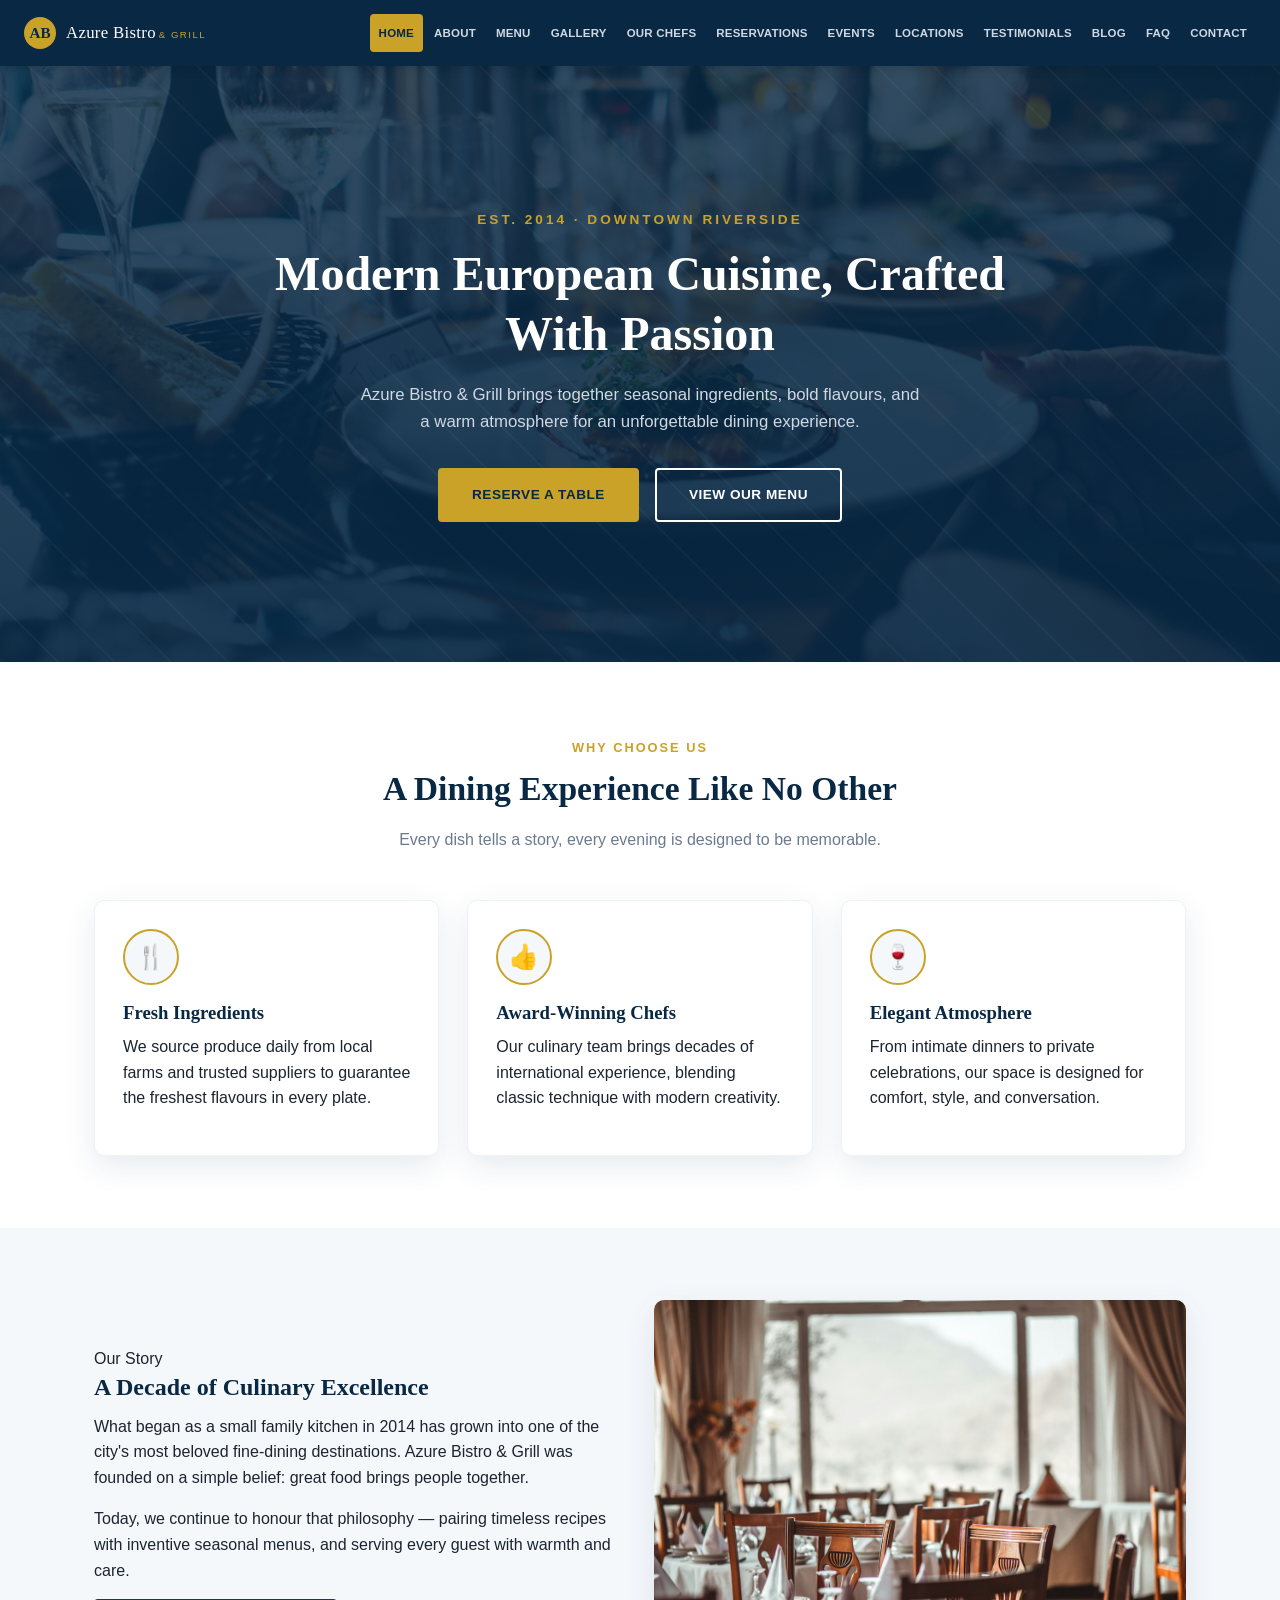
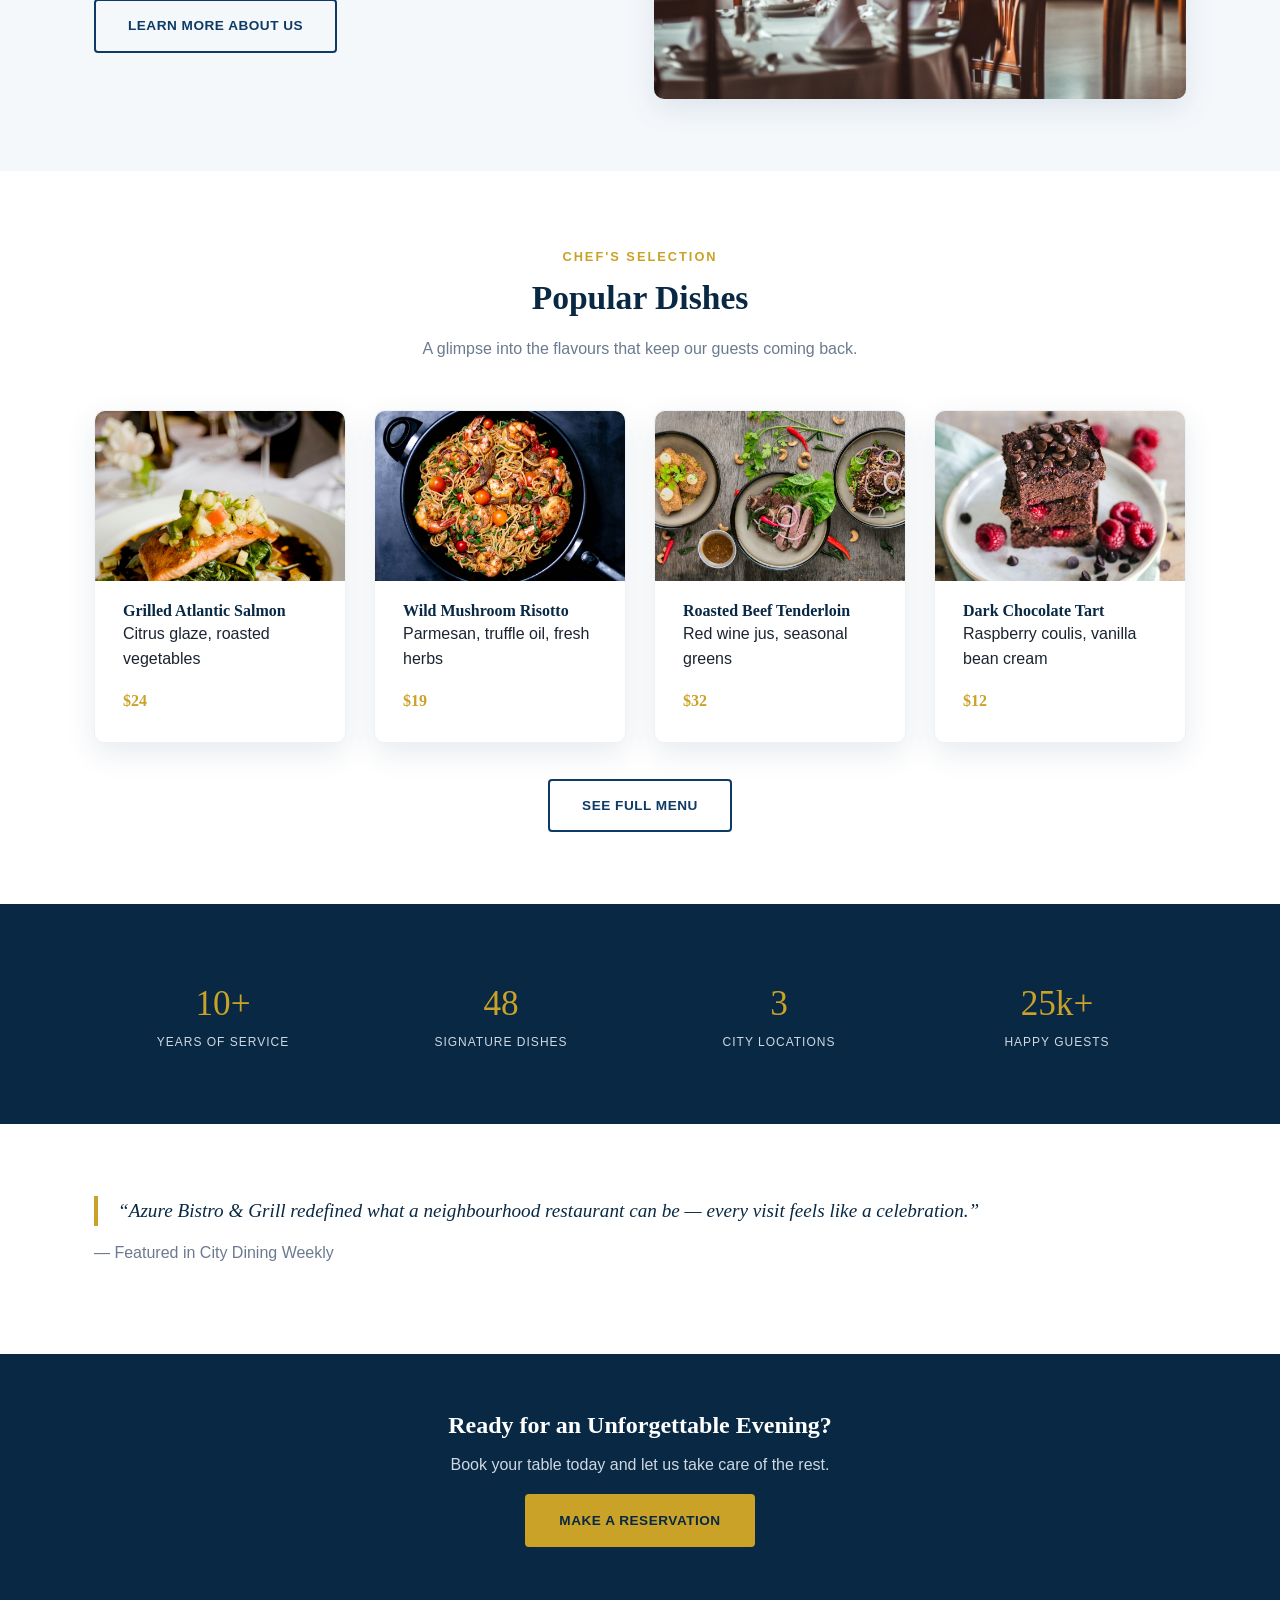
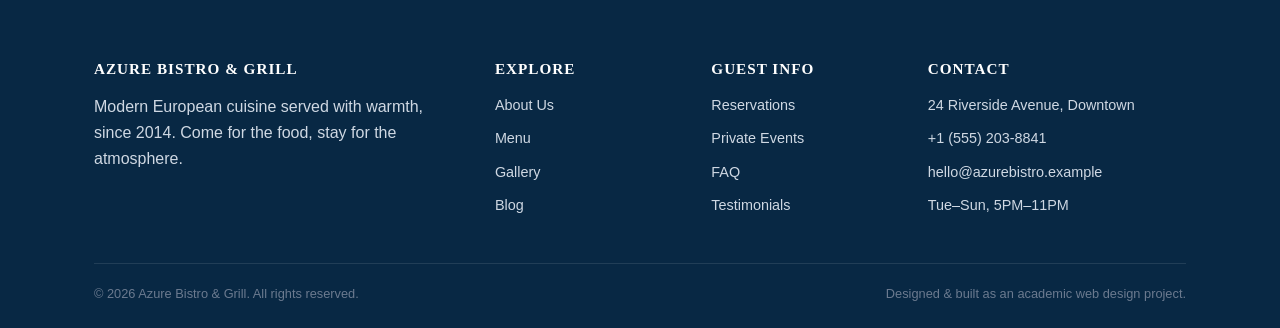
<file: index.html>
<!DOCTYPE html>
<html lang="en">
<head>
<meta charset="UTF-8">
<meta name="viewport" content="width=device-width, initial-scale=1.0">
<title>Azure Bistro &amp; Grill | Fine Dining in the Heart of the City</title>
<meta name="description" content="Azure Bistro & Grill is a fine-dining restaurant serving modern European cuisine with fresh, locally-sourced ingredients.">
<link rel="stylesheet" href="assets/css/style.css">
</head>
<body>

<header class="site-header">
  <nav class="nav-bar">
    <a href="index.html" class="brand">
      <span class="brand-mark">AB</span>
      <span class="brand-text">Azure Bistro<small>&amp; Grill</small></span>
    </a>
    <input type="checkbox" id="nav-toggle" class="nav-toggle">
    <label for="nav-toggle" class="nav-toggle-label"><span></span><span></span><span></span></label>
    <ul class="nav-links">
      <li><a href="index.html" class="active">Home</a></li>
      <li><a href="about.html">About</a></li>
      <li><a href="menu.html">Menu</a></li>
      <li><a href="gallery.html">Gallery</a></li>
      <li><a href="chefs.html">Our Chefs</a></li>
      <li><a href="reservations.html">Reservations</a></li>
      <li><a href="events.html">Events</a></li>
      <li><a href="locations.html">Locations</a></li>
      <li><a href="testimonials.html">Testimonials</a></li>
      <li><a href="blog.html">Blog</a></li>
      <li><a href="faq.html">FAQ</a></li>
      <li><a href="contact.html">Contact</a></li>
    </ul>
  </nav>
</header>

<section class="hero" style="background-image:url('assets/images/hero-home.jpg');">
  <div class="container">
    <span class="eyebrow">Est. 2014 &middot; Downtown Riverside</span>
    <h1>Modern European Cuisine, Crafted With Passion</h1>
    <p>Azure Bistro &amp; Grill brings together seasonal ingredients, bold flavours, and a warm atmosphere for an unforgettable dining experience.</p>
    <div class="hero-actions">
      <a href="reservations.html" class="btn btn--primary">Reserve a Table</a>
      <a href="menu.html" class="btn btn--outline">View Our Menu</a>
    </div>
  </div>
</section>

<section class="section">
  <div class="container">
    <div class="section-header">
      <span class="eyebrow">Why Choose Us</span>
      <h2>A Dining Experience Like No Other</h2>
      <p>Every dish tells a story, every evening is designed to be memorable.</p>
    </div>
    <div class="grid grid--3">
      <div class="card">
        <div class="icon-tile">&#127860;</div>
        <h3>Fresh Ingredients</h3>
        <p>We source produce daily from local farms and trusted suppliers to guarantee the freshest flavours in every plate.</p>
      </div>
      <div class="card">
        <div class="icon-tile">&#128077;</div>
        <h3>Award-Winning Chefs</h3>
        <p>Our culinary team brings decades of international experience, blending classic technique with modern creativity.</p>
      </div>
      <div class="card">
        <div class="icon-tile">&#127863;</div>
        <h3>Elegant Atmosphere</h3>
        <p>From intimate dinners to private celebrations, our space is designed for comfort, style, and conversation.</p>
      </div>
    </div>
  </div>
</section>

<section class="section section--alt">
  <div class="container">
    <div class="grid grid--2" style="align-items:center;">
      <div>
        <span class="eyebrow">Our Story</span>
        <h2>A Decade of Culinary Excellence</h2>
        <p>What began as a small family kitchen in 2014 has grown into one of the city's most beloved fine-dining destinations. Azure Bistro &amp; Grill was founded on a simple belief: great food brings people together.</p>
        <p>Today, we continue to honour that philosophy &mdash; pairing timeless recipes with inventive seasonal menus, and serving every guest with warmth and care.</p>
        <a href="about.html" class="btn btn--outline-dark">Learn More About Us</a>
      </div>
      <div class="photo-frame ratio-4-3">
        <img src="assets/images/interior-elegant.jpg" alt="Azure Bistro & Grill elegant dining room" loading="lazy">
      </div>
    </div>
  </div>
</section>

<section class="section">
  <div class="container">
    <div class="section-header">
      <span class="eyebrow">Chef's Selection</span>
      <h2>Popular Dishes</h2>
      <p>A glimpse into the flavours that keep our guests coming back.</p>
    </div>
    <div class="grid grid--4">
      <div class="card">
        <div class="card-photo-top"><img src="assets/images/dish-salmon-wine.jpg" alt="Grilled Atlantic Salmon" loading="lazy"></div>
        <h4 class="mb-0">Grilled Atlantic Salmon</h4>
        <p>Citrus glaze, roasted vegetables</p>
        <span class="menu-price">$24</span>
      </div>
      <div class="card">
        <div class="card-photo-top"><img src="assets/images/dish-shrimp-pasta.jpg" alt="Wild Mushroom Risotto" loading="lazy"></div>
        <h4 class="mb-0">Wild Mushroom Risotto</h4>
        <p>Parmesan, truffle oil, fresh herbs</p>
        <span class="menu-price">$19</span>
      </div>
      <div class="card">
        <div class="card-photo-top"><img src="assets/images/dish-trio-plates.jpg" alt="Roasted Beef Tenderloin" loading="lazy"></div>
        <h4 class="mb-0">Roasted Beef Tenderloin</h4>
        <p>Red wine jus, seasonal greens</p>
        <span class="menu-price">$32</span>
      </div>
      <div class="card">
        <div class="card-photo-top"><img src="assets/images/dish-dessert-brownie.jpg" alt="Dark Chocolate Tart" loading="lazy"></div>
        <h4 class="mb-0">Dark Chocolate Tart</h4>
        <p>Raspberry coulis, vanilla bean cream</p>
        <span class="menu-price">$12</span>
      </div>
    </div>
    <div class="text-center" style="margin-top:36px;">
      <a href="menu.html" class="btn btn--outline-dark">See Full Menu</a>
    </div>
  </div>
</section>

<section class="section" style="background:var(--primary-dark);">
  <div class="container">
    <div class="stats-row">
      <div><div class="stat-number">10+</div><div class="stat-label">Years of Service</div></div>
      <div><div class="stat-number">48</div><div class="stat-label">Signature Dishes</div></div>
      <div><div class="stat-number">3</div><div class="stat-label">City Locations</div></div>
      <div><div class="stat-number">25k+</div><div class="stat-label">Happy Guests</div></div>
    </div>
  </div>
</section>

<section class="section">
  <div class="container">
    <div class="quote-block">
      &ldquo;Azure Bistro &amp; Grill redefined what a neighbourhood restaurant can be &mdash; every visit feels like a celebration.&rdquo;
    </div>
    <p style="margin-top:14px;color:var(--gray-500);">&mdash; Featured in City Dining Weekly</p>
  </div>
</section>

<section class="cta-banner">
  <div class="container">
    <h2>Ready for an Unforgettable Evening?</h2>
    <p>Book your table today and let us take care of the rest.</p>
    <a href="reservations.html" class="btn btn--primary">Make a Reservation</a>
  </div>
</section>

<footer class="site-footer">
  <div class="container">
    <div class="footer-grid">
      <div>
        <h4>Azure Bistro &amp; Grill</h4>
        <p>Modern European cuisine served with warmth, since 2014. Come for the food, stay for the atmosphere.</p>
      </div>
      <div>
        <h4>Explore</h4>
        <ul>
          <li><a href="about.html">About Us</a></li>
          <li><a href="menu.html">Menu</a></li>
          <li><a href="gallery.html">Gallery</a></li>
          <li><a href="blog.html">Blog</a></li>
        </ul>
      </div>
      <div>
        <h4>Guest Info</h4>
        <ul>
          <li><a href="reservations.html">Reservations</a></li>
          <li><a href="events.html">Private Events</a></li>
          <li><a href="faq.html">FAQ</a></li>
          <li><a href="testimonials.html">Testimonials</a></li>
        </ul>
      </div>
      <div>
        <h4>Contact</h4>
        <ul>
          <li>24 Riverside Avenue, Downtown</li>
          <li>+1 (555) 203-8841</li>
          <li>hello@azurebistro.example</li>
          <li>Tue&ndash;Sun, 5PM&ndash;11PM</li>
        </ul>
      </div>
    </div>
    <div class="footer-bottom">
      <span>&copy; 2026 Azure Bistro &amp; Grill. All rights reserved.</span>
      <span>Designed &amp; built as an academic web design project.</span>
    </div>
  </div>
</footer>

</body>
</html>
</file>
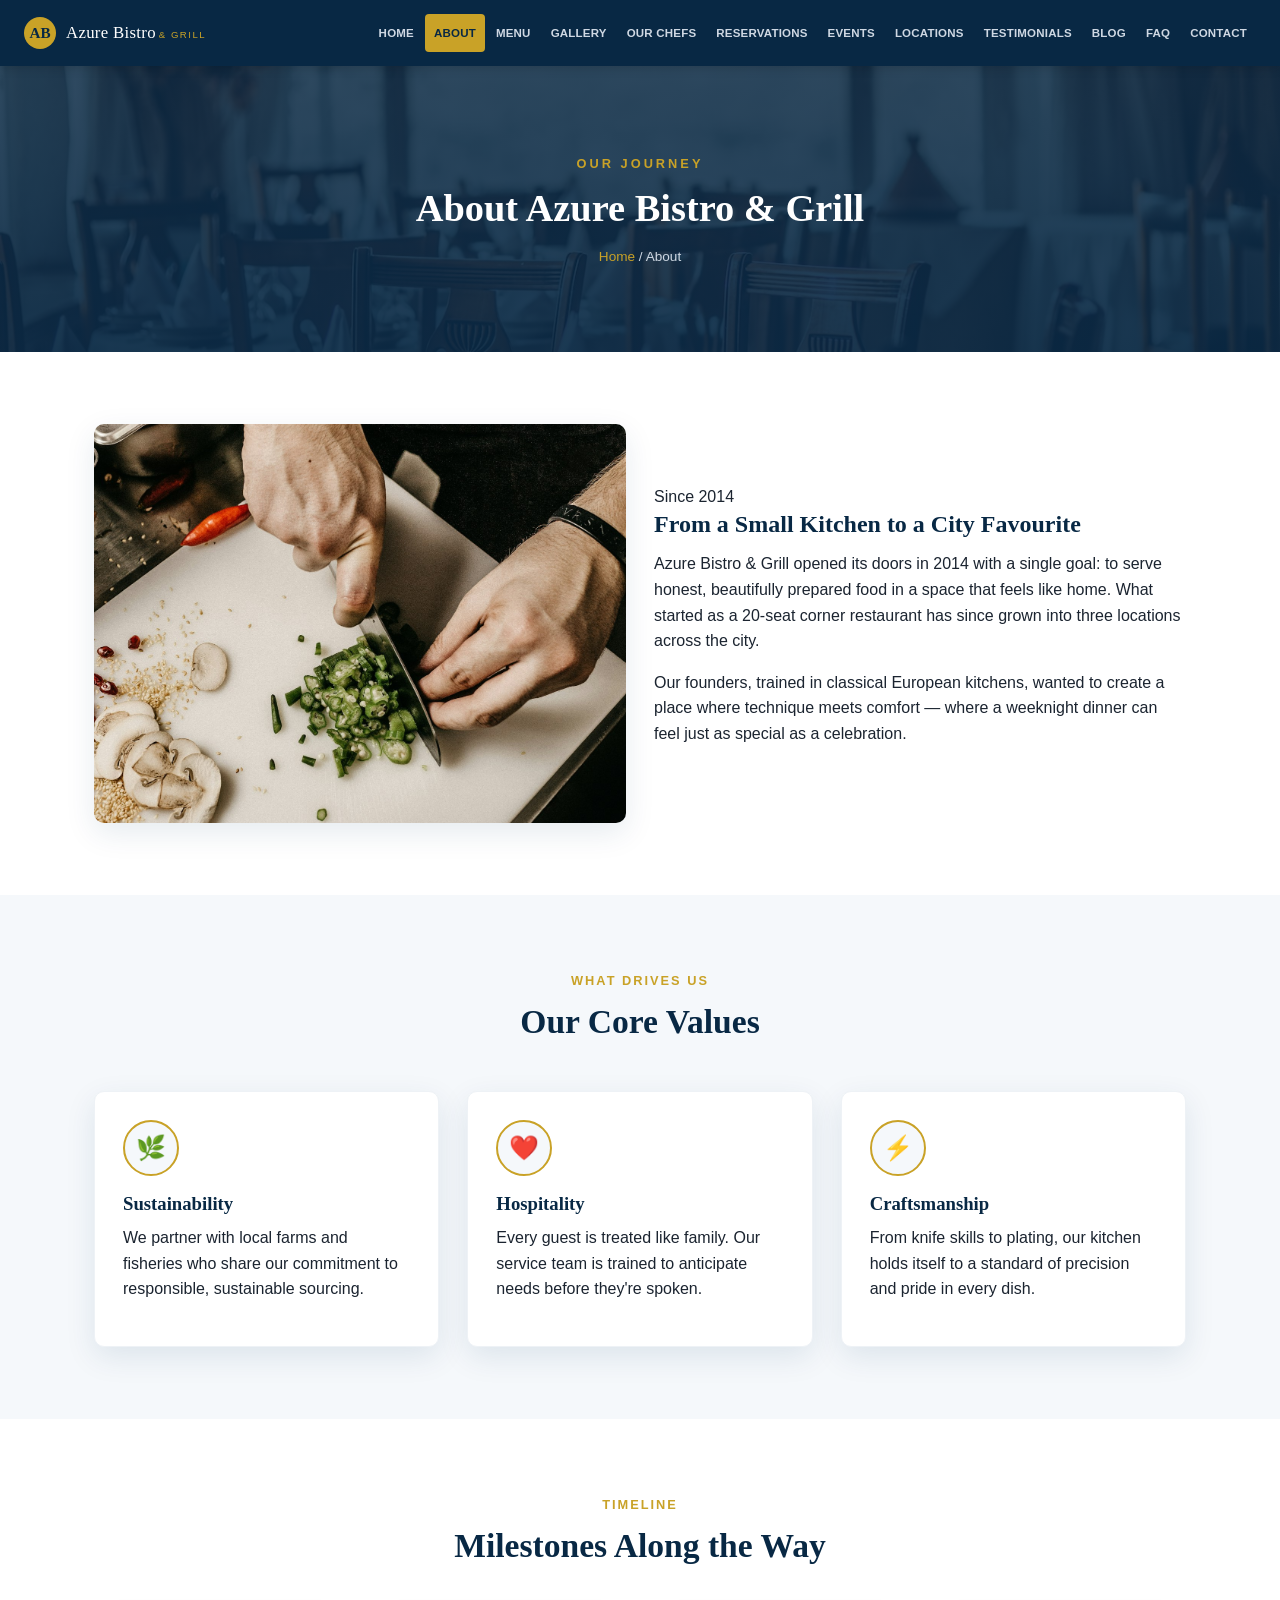
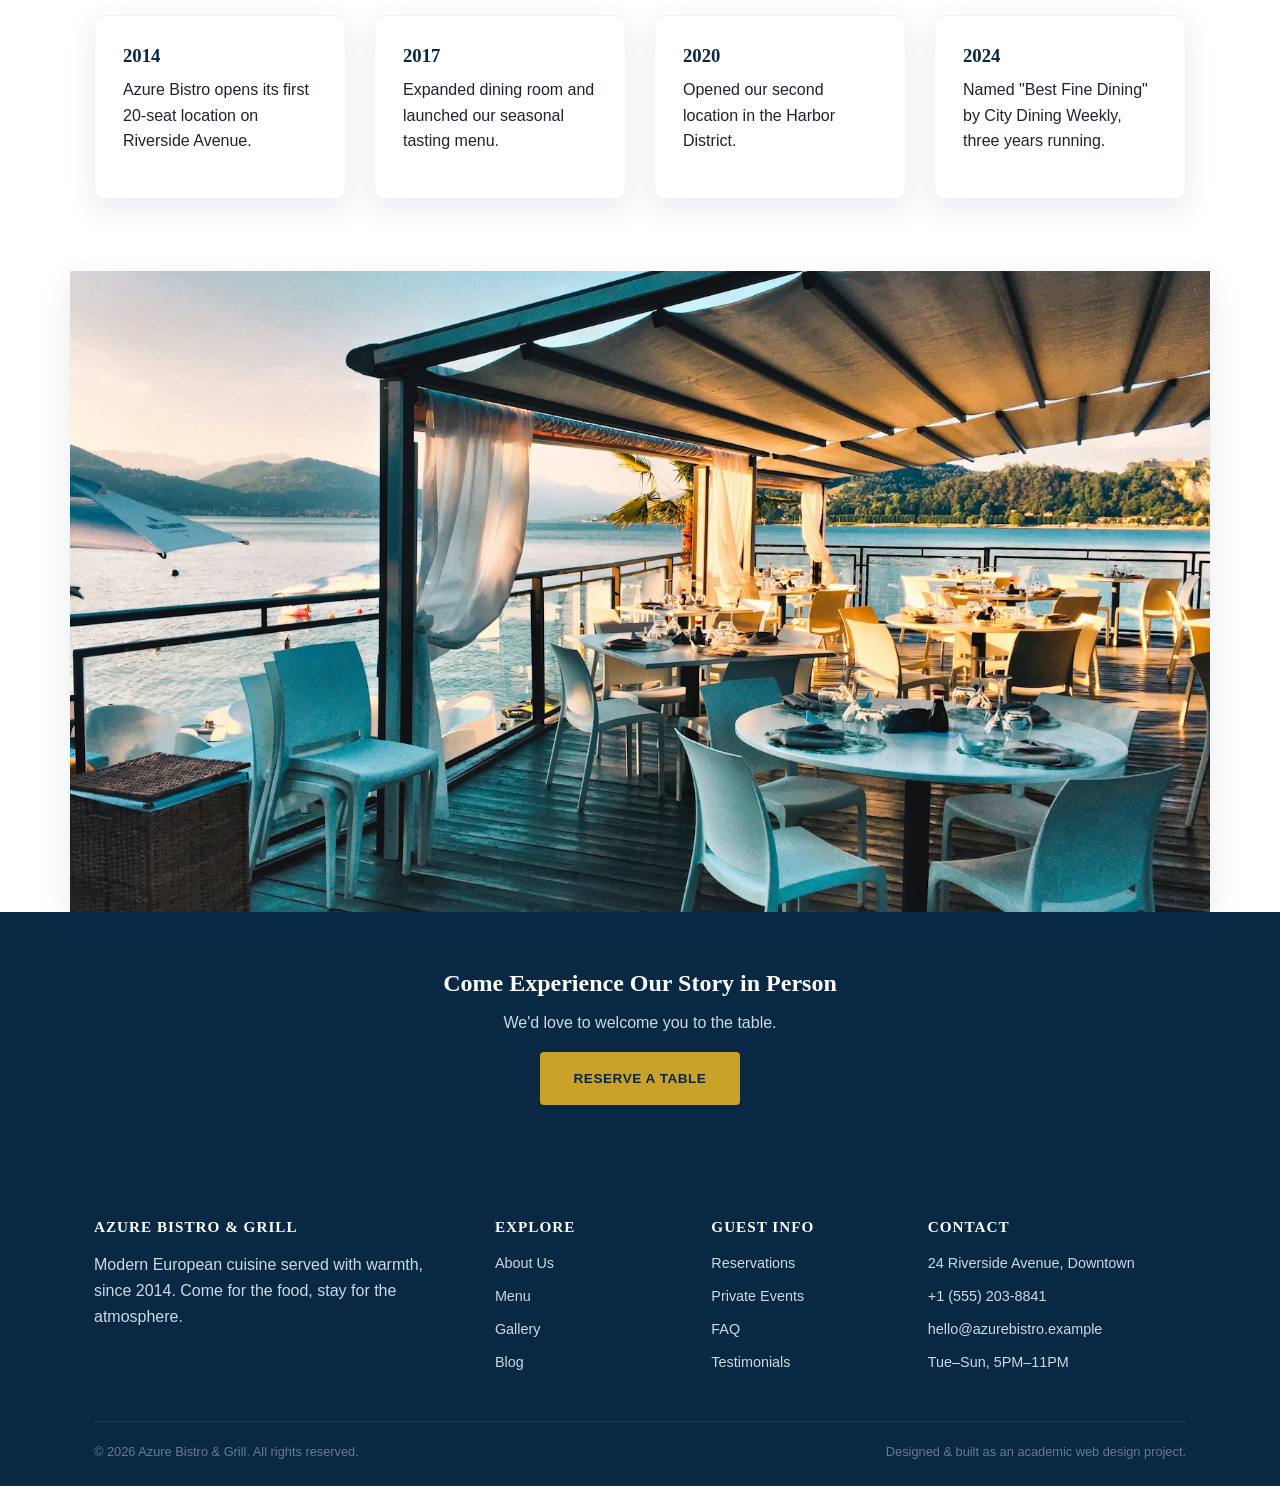
<file: about.html>
<!DOCTYPE html>
<html lang="en">
<head>
<meta charset="UTF-8">
<meta name="viewport" content="width=device-width, initial-scale=1.0">
<title>About Us | Azure Bistro &amp; Grill</title>
<meta name="description" content="Learn the story behind Azure Bistro & Grill, our values, and the team that makes it all happen.">
<link rel="stylesheet" href="assets/css/style.css">
</head>
<body>

<header class="site-header">
  <nav class="nav-bar">
    <a href="index.html" class="brand">
      <span class="brand-mark">AB</span>
      <span class="brand-text">Azure Bistro<small>&amp; Grill</small></span>
    </a>
    <input type="checkbox" id="nav-toggle" class="nav-toggle">
    <label for="nav-toggle" class="nav-toggle-label"><span></span><span></span><span></span></label>
    <ul class="nav-links">
      <li><a href="index.html">Home</a></li>
      <li><a href="about.html" class="active">About</a></li>
      <li><a href="menu.html">Menu</a></li>
      <li><a href="gallery.html">Gallery</a></li>
      <li><a href="chefs.html">Our Chefs</a></li>
      <li><a href="reservations.html">Reservations</a></li>
      <li><a href="events.html">Events</a></li>
      <li><a href="locations.html">Locations</a></li>
      <li><a href="testimonials.html">Testimonials</a></li>
      <li><a href="blog.html">Blog</a></li>
      <li><a href="faq.html">FAQ</a></li>
      <li><a href="contact.html">Contact</a></li>
    </ul>
  </nav>
</header>

<section class="page-hero" style="background-image:url('assets/images/interior-elegant.jpg');">
  <div class="container">
    <span class="eyebrow">Our Journey</span>
    <h1>About Azure Bistro &amp; Grill</h1>
    <div class="breadcrumb"><a href="index.html">Home</a> / About</div>
  </div>
</section>

<section class="section">
  <div class="container">
    <div class="grid grid--2" style="align-items:center;">
      <div class="photo-frame ratio-4-3">
        <img src="assets/images/chef-action-prep.jpg" alt="Chef preparing a dish in the Azure Bistro kitchen" loading="lazy">
      </div>
      <div>
        <span class="eyebrow">Since 2014</span>
        <h2>From a Small Kitchen to a City Favourite</h2>
        <p>Azure Bistro &amp; Grill opened its doors in 2014 with a single goal: to serve honest, beautifully prepared food in a space that feels like home. What started as a 20-seat corner restaurant has since grown into three locations across the city.</p>
        <p>Our founders, trained in classical European kitchens, wanted to create a place where technique meets comfort &mdash; where a weeknight dinner can feel just as special as a celebration.</p>
      </div>
    </div>
  </div>
</section>

<section class="section section--alt">
  <div class="container">
    <div class="section-header">
      <span class="eyebrow">What Drives Us</span>
      <h2>Our Core Values</h2>
    </div>
    <div class="grid grid--3">
      <div class="card">
        <div class="icon-tile">&#127807;</div>
        <h3>Sustainability</h3>
        <p>We partner with local farms and fisheries who share our commitment to responsible, sustainable sourcing.</p>
      </div>
      <div class="card">
        <div class="icon-tile">&#10084;&#65039;</div>
        <h3>Hospitality</h3>
        <p>Every guest is treated like family. Our service team is trained to anticipate needs before they're spoken.</p>
      </div>
      <div class="card">
        <div class="icon-tile">&#9889;</div>
        <h3>Craftsmanship</h3>
        <p>From knife skills to plating, our kitchen holds itself to a standard of precision and pride in every dish.</p>
      </div>
    </div>
  </div>
</section>

<section class="section">
  <div class="container">
    <div class="section-header">
      <span class="eyebrow">Timeline</span>
      <h2>Milestones Along the Way</h2>
    </div>
    <div class="grid grid--4">
      <div class="card">
        <h3>2014</h3>
        <p>Azure Bistro opens its first 20-seat location on Riverside Avenue.</p>
      </div>
      <div class="card">
        <h3>2017</h3>
        <p>Expanded dining room and launched our seasonal tasting menu.</p>
      </div>
      <div class="card">
        <h3>2020</h3>
        <p>Opened our second location in the Harbor District.</p>
      </div>
      <div class="card">
        <h3>2024</h3>
        <p>Named "Best Fine Dining" by City Dining Weekly, three years running.</p>
      </div>
    </div>
  </div>
</section>

<section class="photo-frame ratio-16-9" style="max-width:var(--max-width);margin:0 auto 0;border-radius:0;">
  <img src="assets/images/hero-waterfront.jpg" alt="Azure Bistro & Grill waterfront terrace at dusk" loading="lazy">
</section>

<section class="cta-banner">
  <div class="container">
    <h2>Come Experience Our Story in Person</h2>
    <p>We'd love to welcome you to the table.</p>
    <a href="reservations.html" class="btn btn--primary">Reserve a Table</a>
  </div>
</section>

<footer class="site-footer">
  <div class="container">
    <div class="footer-grid">
      <div>
        <h4>Azure Bistro &amp; Grill</h4>
        <p>Modern European cuisine served with warmth, since 2014. Come for the food, stay for the atmosphere.</p>
      </div>
      <div>
        <h4>Explore</h4>
        <ul>
          <li><a href="about.html">About Us</a></li>
          <li><a href="menu.html">Menu</a></li>
          <li><a href="gallery.html">Gallery</a></li>
          <li><a href="blog.html">Blog</a></li>
        </ul>
      </div>
      <div>
        <h4>Guest Info</h4>
        <ul>
          <li><a href="reservations.html">Reservations</a></li>
          <li><a href="events.html">Private Events</a></li>
          <li><a href="faq.html">FAQ</a></li>
          <li><a href="testimonials.html">Testimonials</a></li>
        </ul>
      </div>
      <div>
        <h4>Contact</h4>
        <ul>
          <li>24 Riverside Avenue, Downtown</li>
          <li>+1 (555) 203-8841</li>
          <li>hello@azurebistro.example</li>
          <li>Tue&ndash;Sun, 5PM&ndash;11PM</li>
        </ul>
      </div>
    </div>
    <div class="footer-bottom">
      <span>&copy; 2026 Azure Bistro &amp; Grill. All rights reserved.</span>
      <span>Designed &amp; built as an academic web design project.</span>
    </div>
  </div>
</footer>

</body>
</html>
</file>
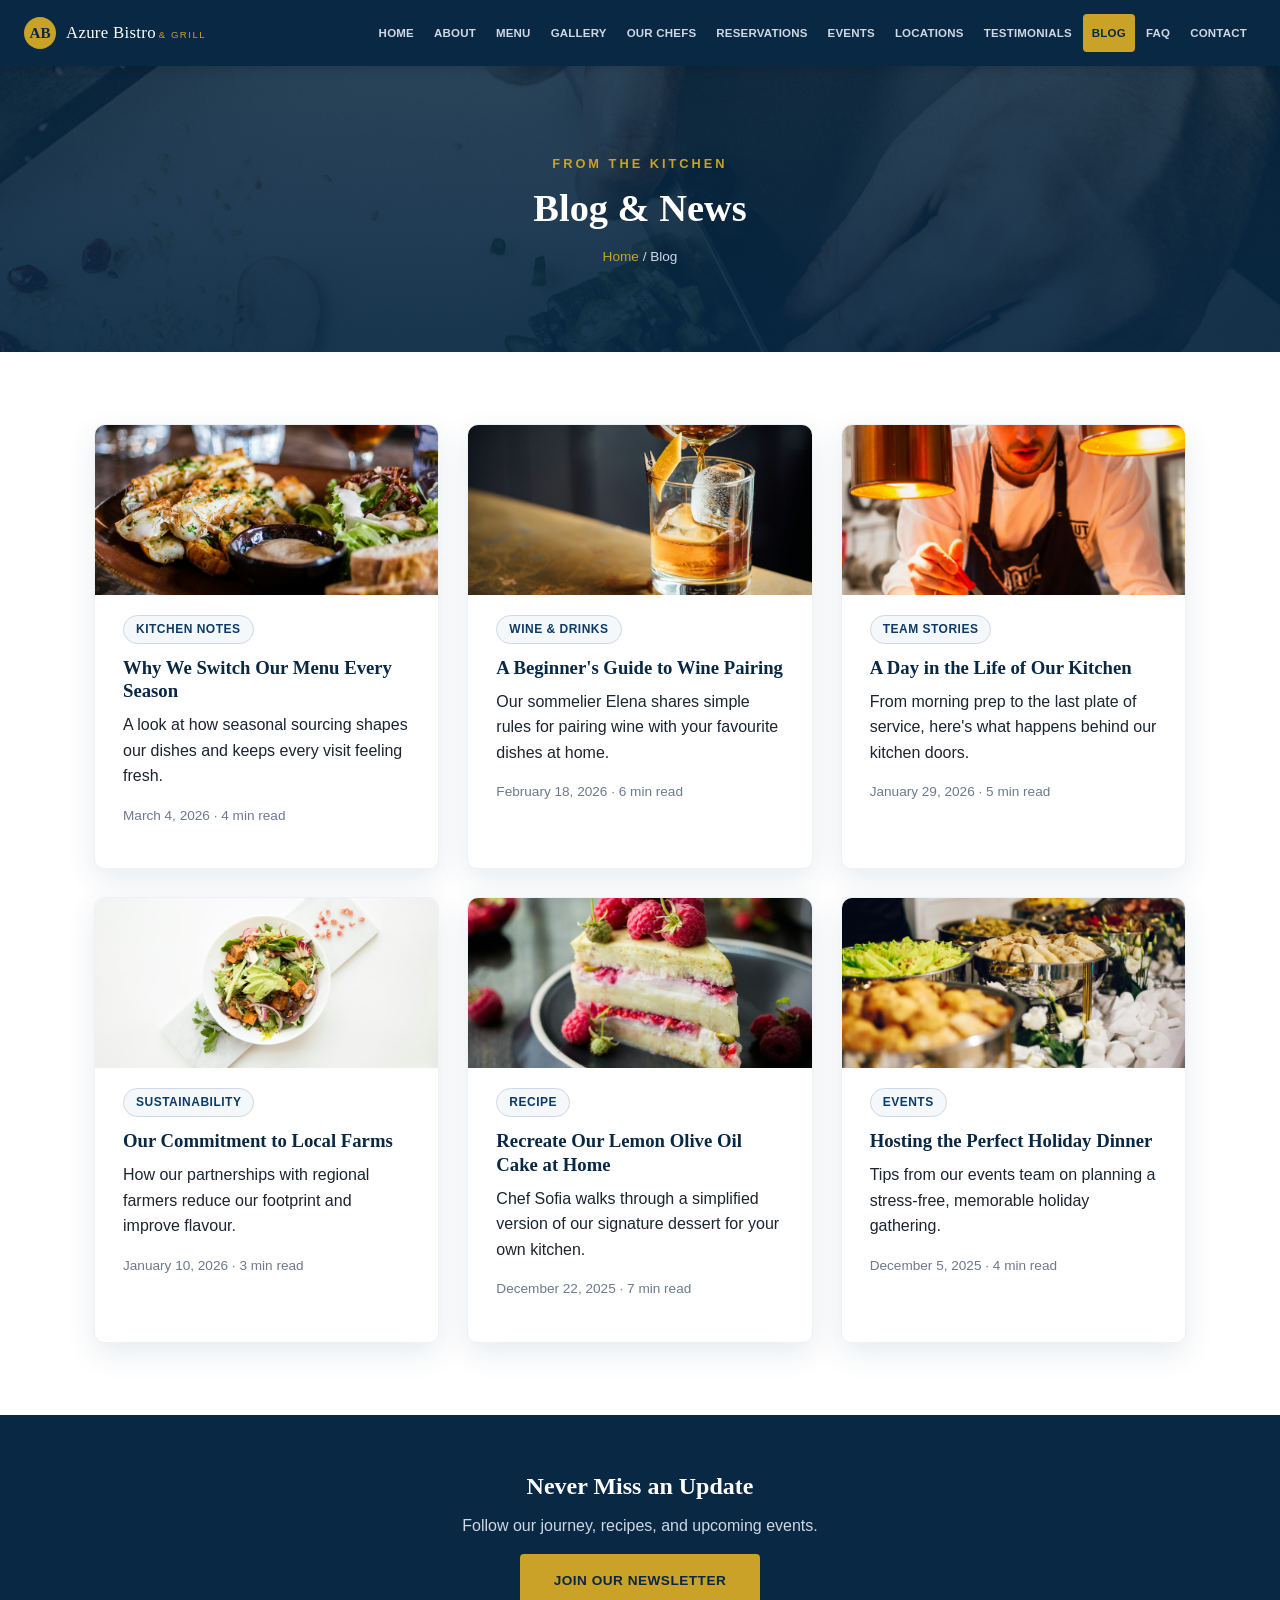
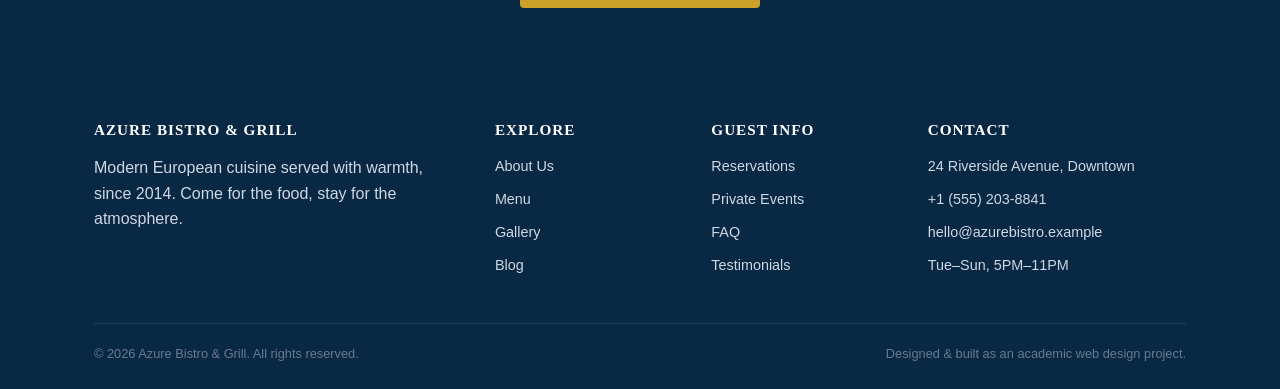
<file: blog.html>
<!DOCTYPE html>
<html lang="en">
<head>
<meta charset="UTF-8">
<meta name="viewport" content="width=device-width, initial-scale=1.0">
<title>Blog | Azure Bistro &amp; Grill</title>
<meta name="description" content="Stories, recipes, and news from the Azure Bistro & Grill kitchen.">
<link rel="stylesheet" href="assets/css/style.css">
</head>
<body>

<header class="site-header">
  <nav class="nav-bar">
    <a href="index.html" class="brand">
      <span class="brand-mark">AB</span>
      <span class="brand-text">Azure Bistro<small>&amp; Grill</small></span>
    </a>
    <input type="checkbox" id="nav-toggle" class="nav-toggle">
    <label for="nav-toggle" class="nav-toggle-label"><span></span><span></span><span></span></label>
    <ul class="nav-links">
      <li><a href="index.html">Home</a></li>
      <li><a href="about.html">About</a></li>
      <li><a href="menu.html">Menu</a></li>
      <li><a href="gallery.html">Gallery</a></li>
      <li><a href="chefs.html">Our Chefs</a></li>
      <li><a href="reservations.html">Reservations</a></li>
      <li><a href="events.html">Events</a></li>
      <li><a href="locations.html">Locations</a></li>
      <li><a href="testimonials.html">Testimonials</a></li>
      <li><a href="blog.html" class="active">Blog</a></li>
      <li><a href="faq.html">FAQ</a></li>
      <li><a href="contact.html">Contact</a></li>
    </ul>
  </nav>
</header>

<section class="page-hero" style="background-image:url('assets/images/chef-action-prep.jpg');">
  <div class="container">
    <span class="eyebrow">From the Kitchen</span>
    <h1>Blog &amp; News</h1>
    <div class="breadcrumb"><a href="index.html">Home</a> / Blog</div>
  </div>
</section>

<section class="section">
  <div class="container">
    <div class="grid grid--3">
      <div class="card">
        <div class="card-photo-top"><img src="assets/images/dish-salad-bar.jpg" alt="Seasonal Produce" loading="lazy"></div>
        <span class="badge">Kitchen Notes</span>
        <h3 style="margin-top:12px;">Why We Switch Our Menu Every Season</h3>
        <p>A look at how seasonal sourcing shapes our dishes and keeps every visit feeling fresh.</p>
        <p style="color:var(--gray-500);font-size:0.85rem;">March 4, 2026 &middot; 4 min read</p>
      </div>
      <div class="card">
        <div class="card-photo-top"><img src="assets/images/dish-cocktail.jpg" alt="Wine Pairing" loading="lazy"></div>
        <span class="badge">Wine &amp; Drinks</span>
        <h3 style="margin-top:12px;">A Beginner's Guide to Wine Pairing</h3>
        <p>Our sommelier Elena shares simple rules for pairing wine with your favourite dishes at home.</p>
        <p style="color:var(--gray-500);font-size:0.85rem;">February 18, 2026 &middot; 6 min read</p>
      </div>
      <div class="card">
        <div class="card-photo-top"><img src="assets/images/chef-plating.jpg" alt="Behind the Scenes" loading="lazy"></div>
        <span class="badge">Team Stories</span>
        <h3 style="margin-top:12px;">A Day in the Life of Our Kitchen</h3>
        <p>From morning prep to the last plate of service, here's what happens behind our kitchen doors.</p>
        <p style="color:var(--gray-500);font-size:0.85rem;">January 29, 2026 &middot; 5 min read</p>
      </div>
      <div class="card">
        <div class="card-photo-top"><img src="assets/images/dish-salad-marble.jpg" alt="Sustainability" loading="lazy"></div>
        <span class="badge">Sustainability</span>
        <h3 style="margin-top:12px;">Our Commitment to Local Farms</h3>
        <p>How our partnerships with regional farmers reduce our footprint and improve flavour.</p>
        <p style="color:var(--gray-500);font-size:0.85rem;">January 10, 2026 &middot; 3 min read</p>
      </div>
      <div class="card">
        <div class="card-photo-top"><img src="assets/images/dish-dessert-cake.jpg" alt="Recipe" loading="lazy"></div>
        <span class="badge">Recipe</span>
        <h3 style="margin-top:12px;">Recreate Our Lemon Olive Oil Cake at Home</h3>
        <p>Chef Sofia walks through a simplified version of our signature dessert for your own kitchen.</p>
        <p style="color:var(--gray-500);font-size:0.85rem;">December 22, 2025 &middot; 7 min read</p>
      </div>
      <div class="card">
        <div class="card-photo-top"><img src="assets/images/event-catering-buffet.jpg" alt="Events" loading="lazy"></div>
        <span class="badge">Events</span>
        <h3 style="margin-top:12px;">Hosting the Perfect Holiday Dinner</h3>
        <p>Tips from our events team on planning a stress-free, memorable holiday gathering.</p>
        <p style="color:var(--gray-500);font-size:0.85rem;">December 5, 2025 &middot; 4 min read</p>
      </div>
    </div>
  </div>
</section>

<section class="cta-banner">
  <div class="container">
    <h2>Never Miss an Update</h2>
    <p>Follow our journey, recipes, and upcoming events.</p>
    <a href="contact.html" class="btn btn--primary">Join Our Newsletter</a>
  </div>
</section>

<footer class="site-footer">
  <div class="container">
    <div class="footer-grid">
      <div>
        <h4>Azure Bistro &amp; Grill</h4>
        <p>Modern European cuisine served with warmth, since 2014. Come for the food, stay for the atmosphere.</p>
      </div>
      <div>
        <h4>Explore</h4>
        <ul>
          <li><a href="about.html">About Us</a></li>
          <li><a href="menu.html">Menu</a></li>
          <li><a href="gallery.html">Gallery</a></li>
          <li><a href="blog.html">Blog</a></li>
        </ul>
      </div>
      <div>
        <h4>Guest Info</h4>
        <ul>
          <li><a href="reservations.html">Reservations</a></li>
          <li><a href="events.html">Private Events</a></li>
          <li><a href="faq.html">FAQ</a></li>
          <li><a href="testimonials.html">Testimonials</a></li>
        </ul>
      </div>
      <div>
        <h4>Contact</h4>
        <ul>
          <li>24 Riverside Avenue, Downtown</li>
          <li>+1 (555) 203-8841</li>
          <li>hello@azurebistro.example</li>
          <li>Tue&ndash;Sun, 5PM&ndash;11PM</li>
        </ul>
      </div>
    </div>
    <div class="footer-bottom">
      <span>&copy; 2026 Azure Bistro &amp; Grill. All rights reserved.</span>
      <span>Designed &amp; built as an academic web design project.</span>
    </div>
  </div>
</footer>

</body>
</html>
</file>
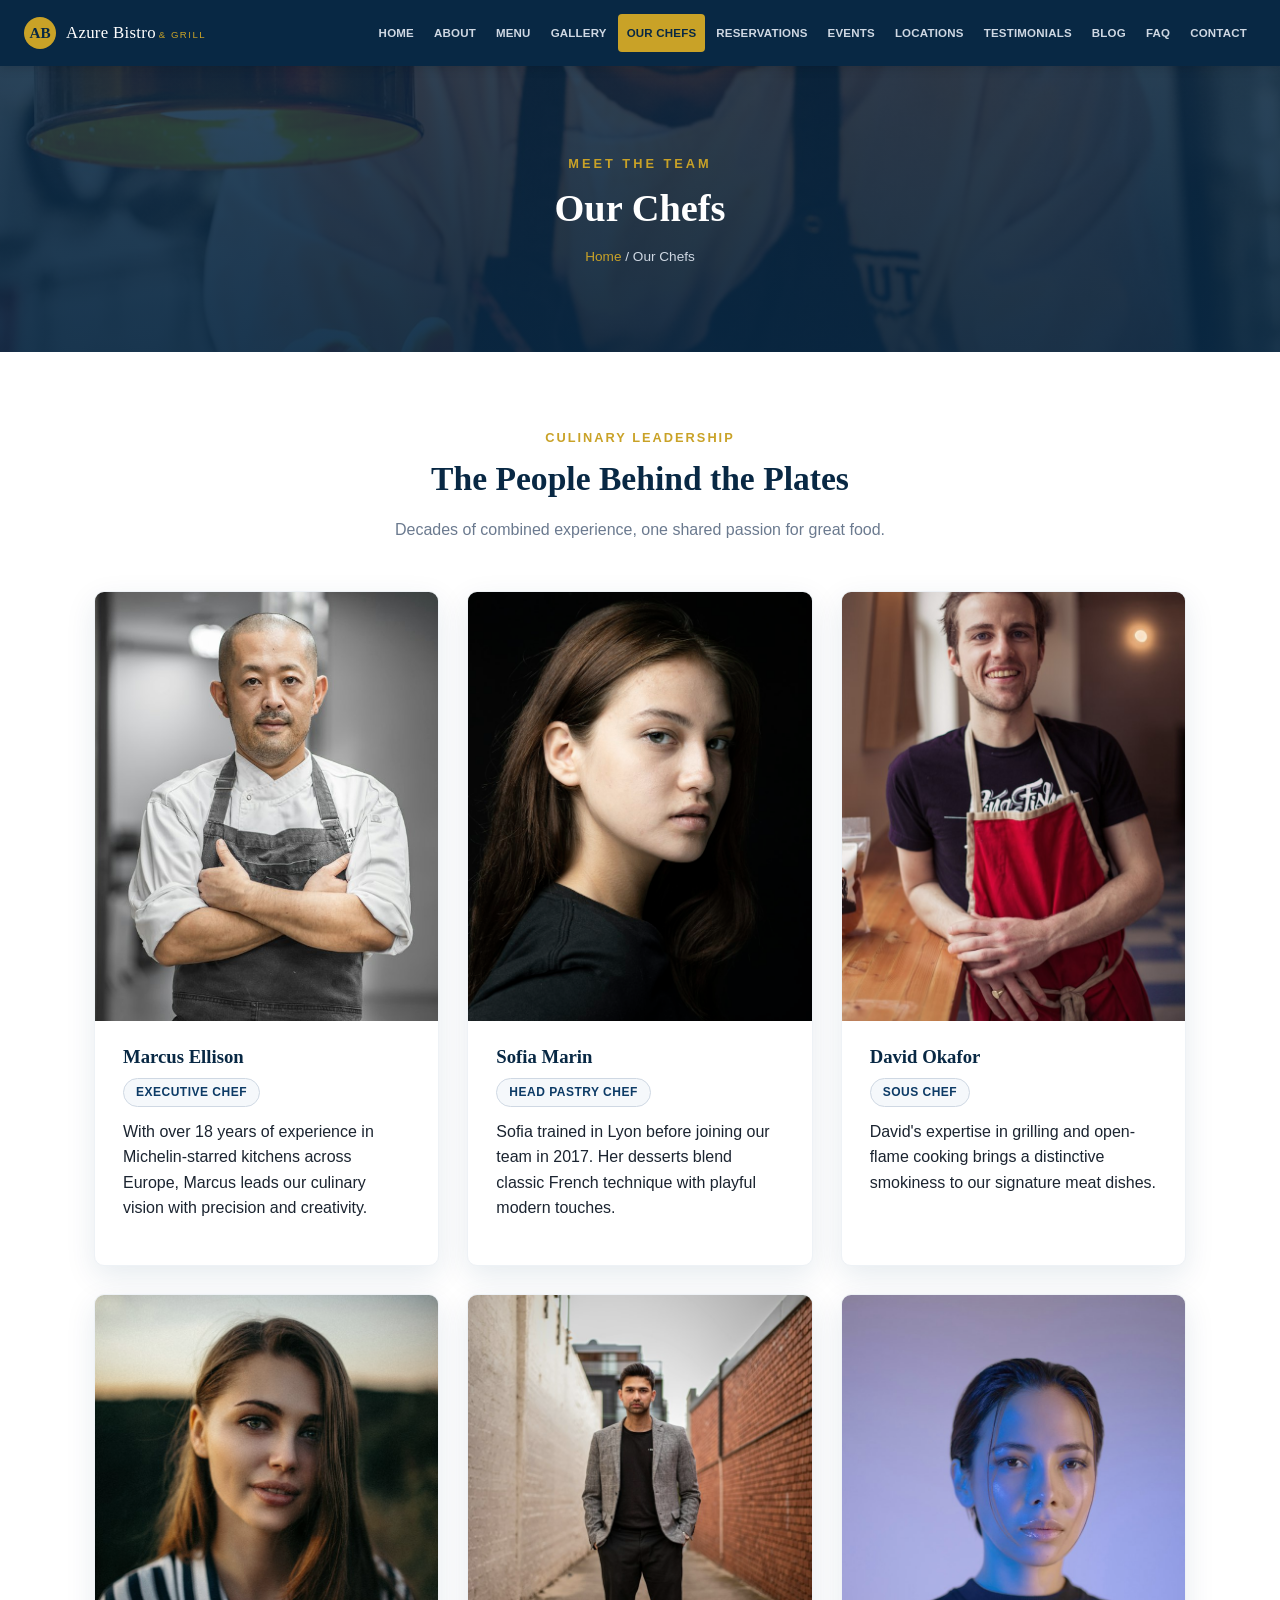
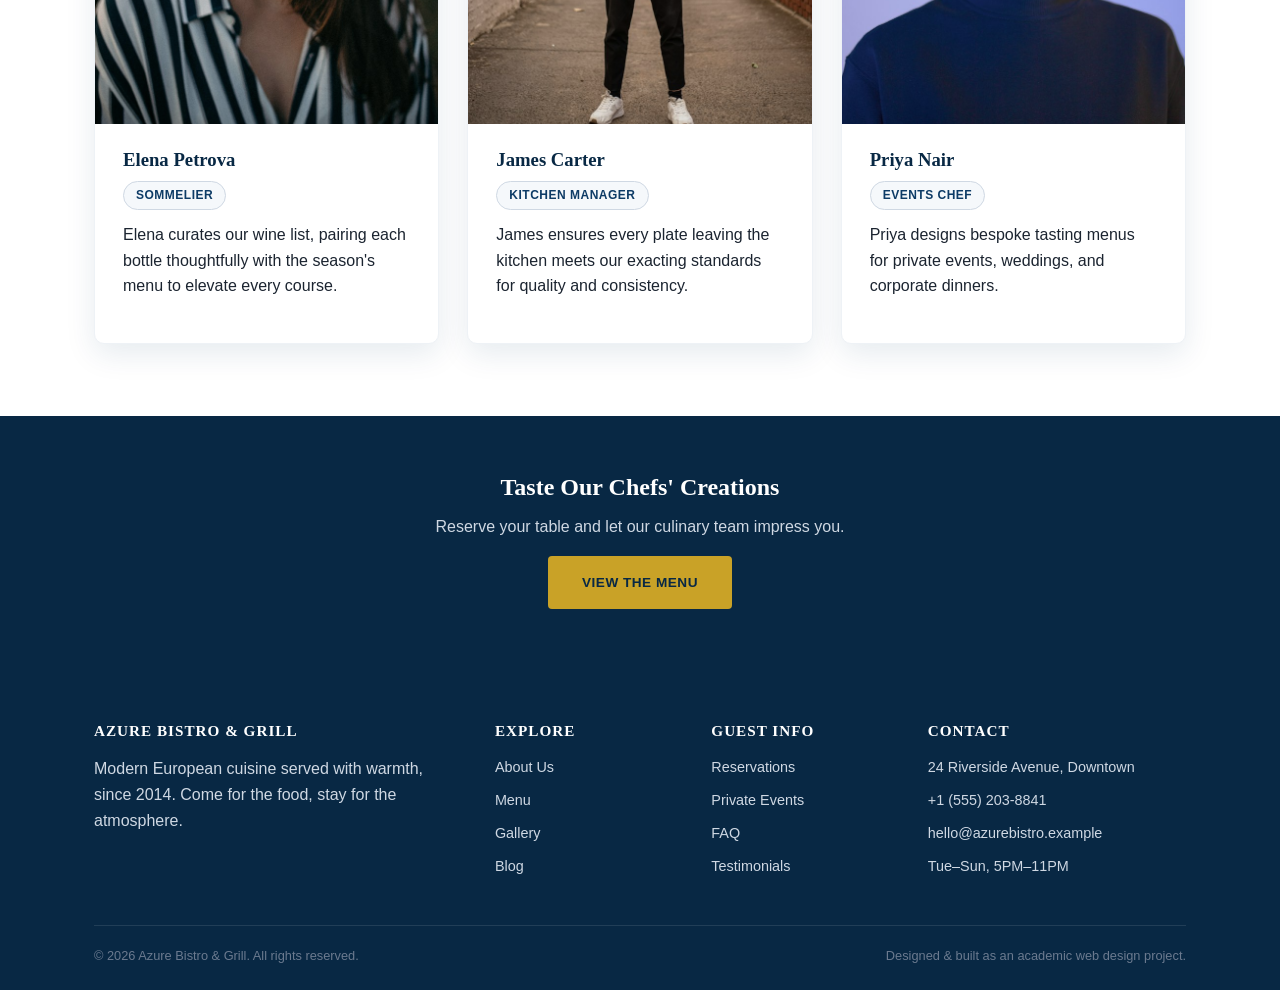
<file: chefs.html>
<!DOCTYPE html>
<html lang="en">
<head>
<meta charset="UTF-8">
<meta name="viewport" content="width=device-width, initial-scale=1.0">
<title>Our Chefs | Azure Bistro &amp; Grill</title>
<meta name="description" content="Meet the culinary team behind Azure Bistro & Grill.">
<link rel="stylesheet" href="assets/css/style.css">
</head>
<body>

<header class="site-header">
  <nav class="nav-bar">
    <a href="index.html" class="brand">
      <span class="brand-mark">AB</span>
      <span class="brand-text">Azure Bistro<small>&amp; Grill</small></span>
    </a>
    <input type="checkbox" id="nav-toggle" class="nav-toggle">
    <label for="nav-toggle" class="nav-toggle-label"><span></span><span></span><span></span></label>
    <ul class="nav-links">
      <li><a href="index.html">Home</a></li>
      <li><a href="about.html">About</a></li>
      <li><a href="menu.html">Menu</a></li>
      <li><a href="gallery.html">Gallery</a></li>
      <li><a href="chefs.html" class="active">Our Chefs</a></li>
      <li><a href="reservations.html">Reservations</a></li>
      <li><a href="events.html">Events</a></li>
      <li><a href="locations.html">Locations</a></li>
      <li><a href="testimonials.html">Testimonials</a></li>
      <li><a href="blog.html">Blog</a></li>
      <li><a href="faq.html">FAQ</a></li>
      <li><a href="contact.html">Contact</a></li>
    </ul>
  </nav>
</header>

<section class="page-hero" style="background-image:url('assets/images/chef-plating.jpg');">
  <div class="container">
    <span class="eyebrow">Meet the Team</span>
    <h1>Our Chefs</h1>
    <div class="breadcrumb"><a href="index.html">Home</a> / Our Chefs</div>
  </div>
</section>

<section class="section">
  <div class="container">
    <div class="section-header">
      <span class="eyebrow">Culinary Leadership</span>
      <h2>The People Behind the Plates</h2>
      <p>Decades of combined experience, one shared passion for great food.</p>
    </div>
    <div class="grid grid--3">
      <div class="card chef-card">
        <div class="chef-photo-wrap"><img src="assets/images/chef-marcus.jpg" alt="Chef Marcus Ellison" loading="lazy"></div>
        <div class="chef-body">
          <h3>Marcus Ellison</h3>
          <span class="badge">Executive Chef</span>
          <p style="margin-top:12px;">With over 18 years of experience in Michelin-starred kitchens across Europe, Marcus leads our culinary vision with precision and creativity.</p>
        </div>
      </div>
      <div class="card chef-card">
        <div class="chef-photo-wrap"><img src="assets/images/chef-sofia.jpg" alt="Chef Sofia Marin" loading="lazy"></div>
        <div class="chef-body">
          <h3>Sofia Marin</h3>
          <span class="badge">Head Pastry Chef</span>
          <p style="margin-top:12px;">Sofia trained in Lyon before joining our team in 2017. Her desserts blend classic French technique with playful modern touches.</p>
        </div>
      </div>
      <div class="card chef-card">
        <div class="chef-photo-wrap"><img src="assets/images/chef-david.jpg" alt="Chef David Okafor" loading="lazy"></div>
        <div class="chef-body">
          <h3>David Okafor</h3>
          <span class="badge">Sous Chef</span>
          <p style="margin-top:12px;">David's expertise in grilling and open-flame cooking brings a distinctive smokiness to our signature meat dishes.</p>
        </div>
      </div>
      <div class="card chef-card">
        <div class="chef-photo-wrap"><img src="assets/images/chef-elena.jpg" alt="Elena Petrova" loading="lazy"></div>
        <div class="chef-body">
          <h3>Elena Petrova</h3>
          <span class="badge">Sommelier</span>
          <p style="margin-top:12px;">Elena curates our wine list, pairing each bottle thoughtfully with the season's menu to elevate every course.</p>
        </div>
      </div>
      <div class="card chef-card">
        <div class="chef-photo-wrap"><img src="assets/images/chef-james.jpg" alt="James Carter" loading="lazy"></div>
        <div class="chef-body">
          <h3>James Carter</h3>
          <span class="badge">Kitchen Manager</span>
          <p style="margin-top:12px;">James ensures every plate leaving the kitchen meets our exacting standards for quality and consistency.</p>
        </div>
      </div>
      <div class="card chef-card">
        <div class="chef-photo-wrap"><img src="assets/images/chef-priya.jpg" alt="Priya Nair" loading="lazy"></div>
        <div class="chef-body">
          <h3>Priya Nair</h3>
          <span class="badge">Events Chef</span>
          <p style="margin-top:12px;">Priya designs bespoke tasting menus for private events, weddings, and corporate dinners.</p>
        </div>
      </div>
    </div>
  </div>
</section>

<section class="cta-banner">
  <div class="container">
    <h2>Taste Our Chefs' Creations</h2>
    <p>Reserve your table and let our culinary team impress you.</p>
    <a href="menu.html" class="btn btn--primary">View the Menu</a>
  </div>
</section>

<footer class="site-footer">
  <div class="container">
    <div class="footer-grid">
      <div>
        <h4>Azure Bistro &amp; Grill</h4>
        <p>Modern European cuisine served with warmth, since 2014. Come for the food, stay for the atmosphere.</p>
      </div>
      <div>
        <h4>Explore</h4>
        <ul>
          <li><a href="about.html">About Us</a></li>
          <li><a href="menu.html">Menu</a></li>
          <li><a href="gallery.html">Gallery</a></li>
          <li><a href="blog.html">Blog</a></li>
        </ul>
      </div>
      <div>
        <h4>Guest Info</h4>
        <ul>
          <li><a href="reservations.html">Reservations</a></li>
          <li><a href="events.html">Private Events</a></li>
          <li><a href="faq.html">FAQ</a></li>
          <li><a href="testimonials.html">Testimonials</a></li>
        </ul>
      </div>
      <div>
        <h4>Contact</h4>
        <ul>
          <li>24 Riverside Avenue, Downtown</li>
          <li>+1 (555) 203-8841</li>
          <li>hello@azurebistro.example</li>
          <li>Tue&ndash;Sun, 5PM&ndash;11PM</li>
        </ul>
      </div>
    </div>
    <div class="footer-bottom">
      <span>&copy; 2026 Azure Bistro &amp; Grill. All rights reserved.</span>
      <span>Designed &amp; built as an academic web design project.</span>
    </div>
  </div>
</footer>

</body>
</html>
</file>
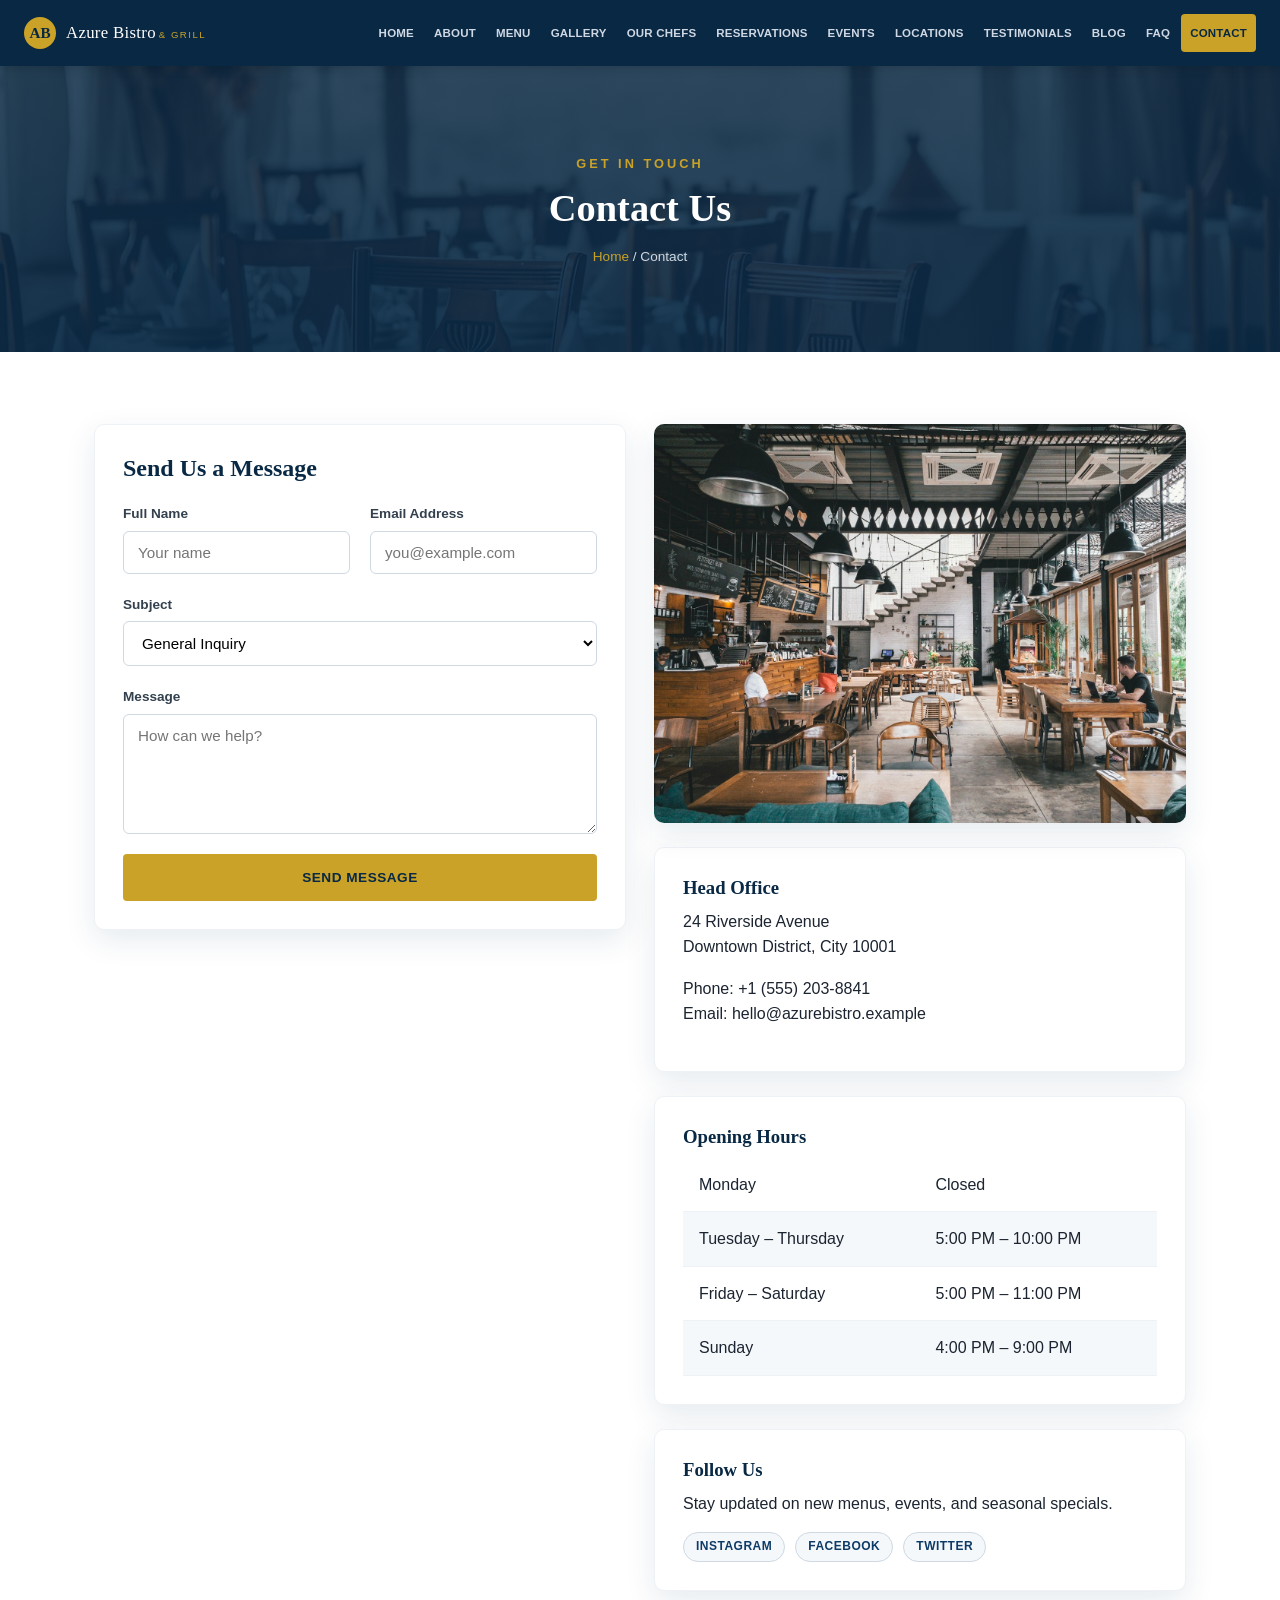
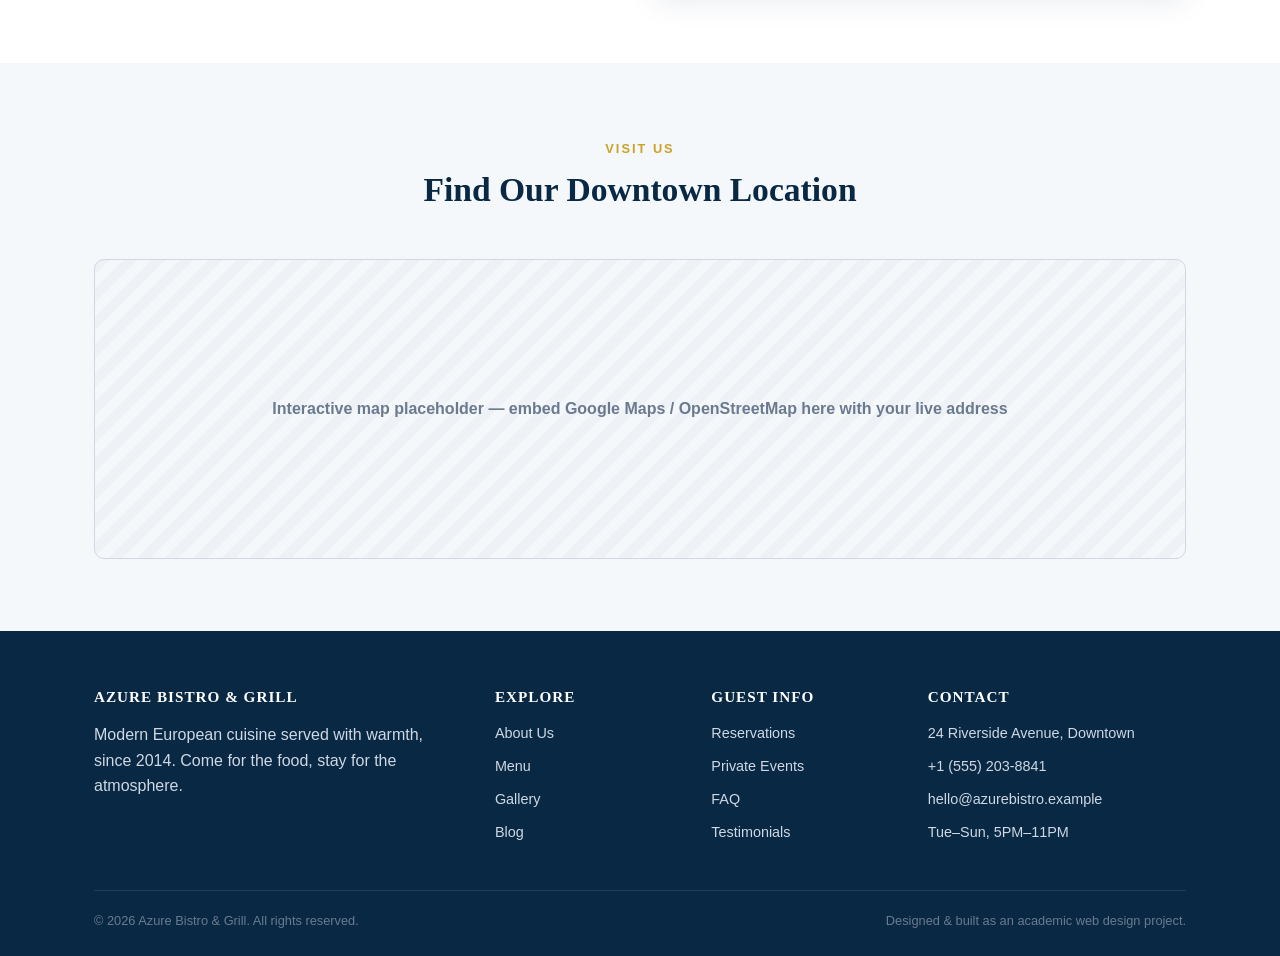
<file: contact.html>
<!DOCTYPE html>
<html lang="en">
<head>
<meta charset="UTF-8">
<meta name="viewport" content="width=device-width, initial-scale=1.0">
<title>Contact Us | Azure Bistro &amp; Grill</title>
<meta name="description" content="Get in touch with Azure Bistro & Grill.">
<link rel="stylesheet" href="assets/css/style.css">
</head>
<body>

<header class="site-header">
  <nav class="nav-bar">
    <a href="index.html" class="brand">
      <span class="brand-mark">AB</span>
      <span class="brand-text">Azure Bistro<small>&amp; Grill</small></span>
    </a>
    <input type="checkbox" id="nav-toggle" class="nav-toggle">
    <label for="nav-toggle" class="nav-toggle-label"><span></span><span></span><span></span></label>
    <ul class="nav-links">
      <li><a href="index.html">Home</a></li>
      <li><a href="about.html">About</a></li>
      <li><a href="menu.html">Menu</a></li>
      <li><a href="gallery.html">Gallery</a></li>
      <li><a href="chefs.html">Our Chefs</a></li>
      <li><a href="reservations.html">Reservations</a></li>
      <li><a href="events.html">Events</a></li>
      <li><a href="locations.html">Locations</a></li>
      <li><a href="testimonials.html">Testimonials</a></li>
      <li><a href="blog.html">Blog</a></li>
      <li><a href="faq.html">FAQ</a></li>
      <li><a href="contact.html" class="active">Contact</a></li>
    </ul>
  </nav>
</header>

<section class="page-hero" style="background-image:url('assets/images/interior-elegant.jpg');">
  <div class="container">
    <span class="eyebrow">Get in Touch</span>
    <h1>Contact Us</h1>
    <div class="breadcrumb"><a href="index.html">Home</a> / Contact</div>
  </div>
</section>

<section class="section">
  <div class="container">
    <div class="grid grid--2" style="align-items:flex-start;">
      <div class="card">
        <h2 class="mt-0">Send Us a Message</h2>
        <form class="form-grid" style="margin-top:20px;">
          <div class="form-field">
            <label for="c-name">Full Name</label>
            <input type="text" id="c-name" name="name" placeholder="Your name" required>
          </div>
          <div class="form-field">
            <label for="c-email">Email Address</label>
            <input type="email" id="c-email" name="email" placeholder="you@example.com" required>
          </div>
          <div class="form-field full">
            <label for="c-subject">Subject</label>
            <select id="c-subject" name="subject">
              <option>General Inquiry</option>
              <option>Reservation Question</option>
              <option>Private Events</option>
              <option>Feedback</option>
              <option>Careers</option>
            </select>
          </div>
          <div class="form-field full">
            <label for="c-message">Message</label>
            <textarea id="c-message" name="message" placeholder="How can we help?" required></textarea>
          </div>
          <div class="form-field full">
            <button type="submit" class="btn btn--primary">Send Message</button>
          </div>
        </form>
      </div>
      <div>
        <div class="photo-frame ratio-4-3" style="margin-bottom:24px;">
          <img src="assets/images/interior-modern.jpg" alt="Azure Bistro & Grill head office dining room" loading="lazy">
        </div>
        <div class="card" style="margin-bottom:24px;">
          <h3 class="mt-0">Head Office</h3>
          <p>24 Riverside Avenue<br>Downtown District, City 10001</p>
          <p>Phone: +1 (555) 203-8841<br>Email: hello@azurebistro.example</p>
        </div>
        <div class="card" style="margin-bottom:24px;">
          <h3 class="mt-0">Opening Hours</h3>
          <table class="data-table">
            <tr><td>Monday</td><td>Closed</td></tr>
            <tr><td>Tuesday &ndash; Thursday</td><td>5:00 PM &ndash; 10:00 PM</td></tr>
            <tr><td>Friday &ndash; Saturday</td><td>5:00 PM &ndash; 11:00 PM</td></tr>
            <tr><td>Sunday</td><td>4:00 PM &ndash; 9:00 PM</td></tr>
          </table>
        </div>
        <div class="card">
          <h3 class="mt-0">Follow Us</h3>
          <p>Stay updated on new menus, events, and seasonal specials.</p>
          <div style="display:flex;gap:10px;flex-wrap:wrap;">
            <span class="badge">Instagram</span>
            <span class="badge">Facebook</span>
            <span class="badge">Twitter</span>
          </div>
        </div>
      </div>
    </div>
  </div>
</section>

<section class="section section--alt">
  <div class="container">
    <div class="section-header">
      <span class="eyebrow">Visit Us</span>
      <h2>Find Our Downtown Location</h2>
    </div>
    <div class="map-block">Interactive map placeholder &mdash; embed Google Maps / OpenStreetMap here with your live address</div>
  </div>
</section>

<footer class="site-footer">
  <div class="container">
    <div class="footer-grid">
      <div>
        <h4>Azure Bistro &amp; Grill</h4>
        <p>Modern European cuisine served with warmth, since 2014. Come for the food, stay for the atmosphere.</p>
      </div>
      <div>
        <h4>Explore</h4>
        <ul>
          <li><a href="about.html">About Us</a></li>
          <li><a href="menu.html">Menu</a></li>
          <li><a href="gallery.html">Gallery</a></li>
          <li><a href="blog.html">Blog</a></li>
        </ul>
      </div>
      <div>
        <h4>Guest Info</h4>
        <ul>
          <li><a href="reservations.html">Reservations</a></li>
          <li><a href="events.html">Private Events</a></li>
          <li><a href="faq.html">FAQ</a></li>
          <li><a href="testimonials.html">Testimonials</a></li>
        </ul>
      </div>
      <div>
        <h4>Contact</h4>
        <ul>
          <li>24 Riverside Avenue, Downtown</li>
          <li>+1 (555) 203-8841</li>
          <li>hello@azurebistro.example</li>
          <li>Tue&ndash;Sun, 5PM&ndash;11PM</li>
        </ul>
      </div>
    </div>
    <div class="footer-bottom">
      <span>&copy; 2026 Azure Bistro &amp; Grill. All rights reserved.</span>
      <span>Designed &amp; built as an academic web design project.</span>
    </div>
  </div>
</footer>

</body>
</html>
</file>
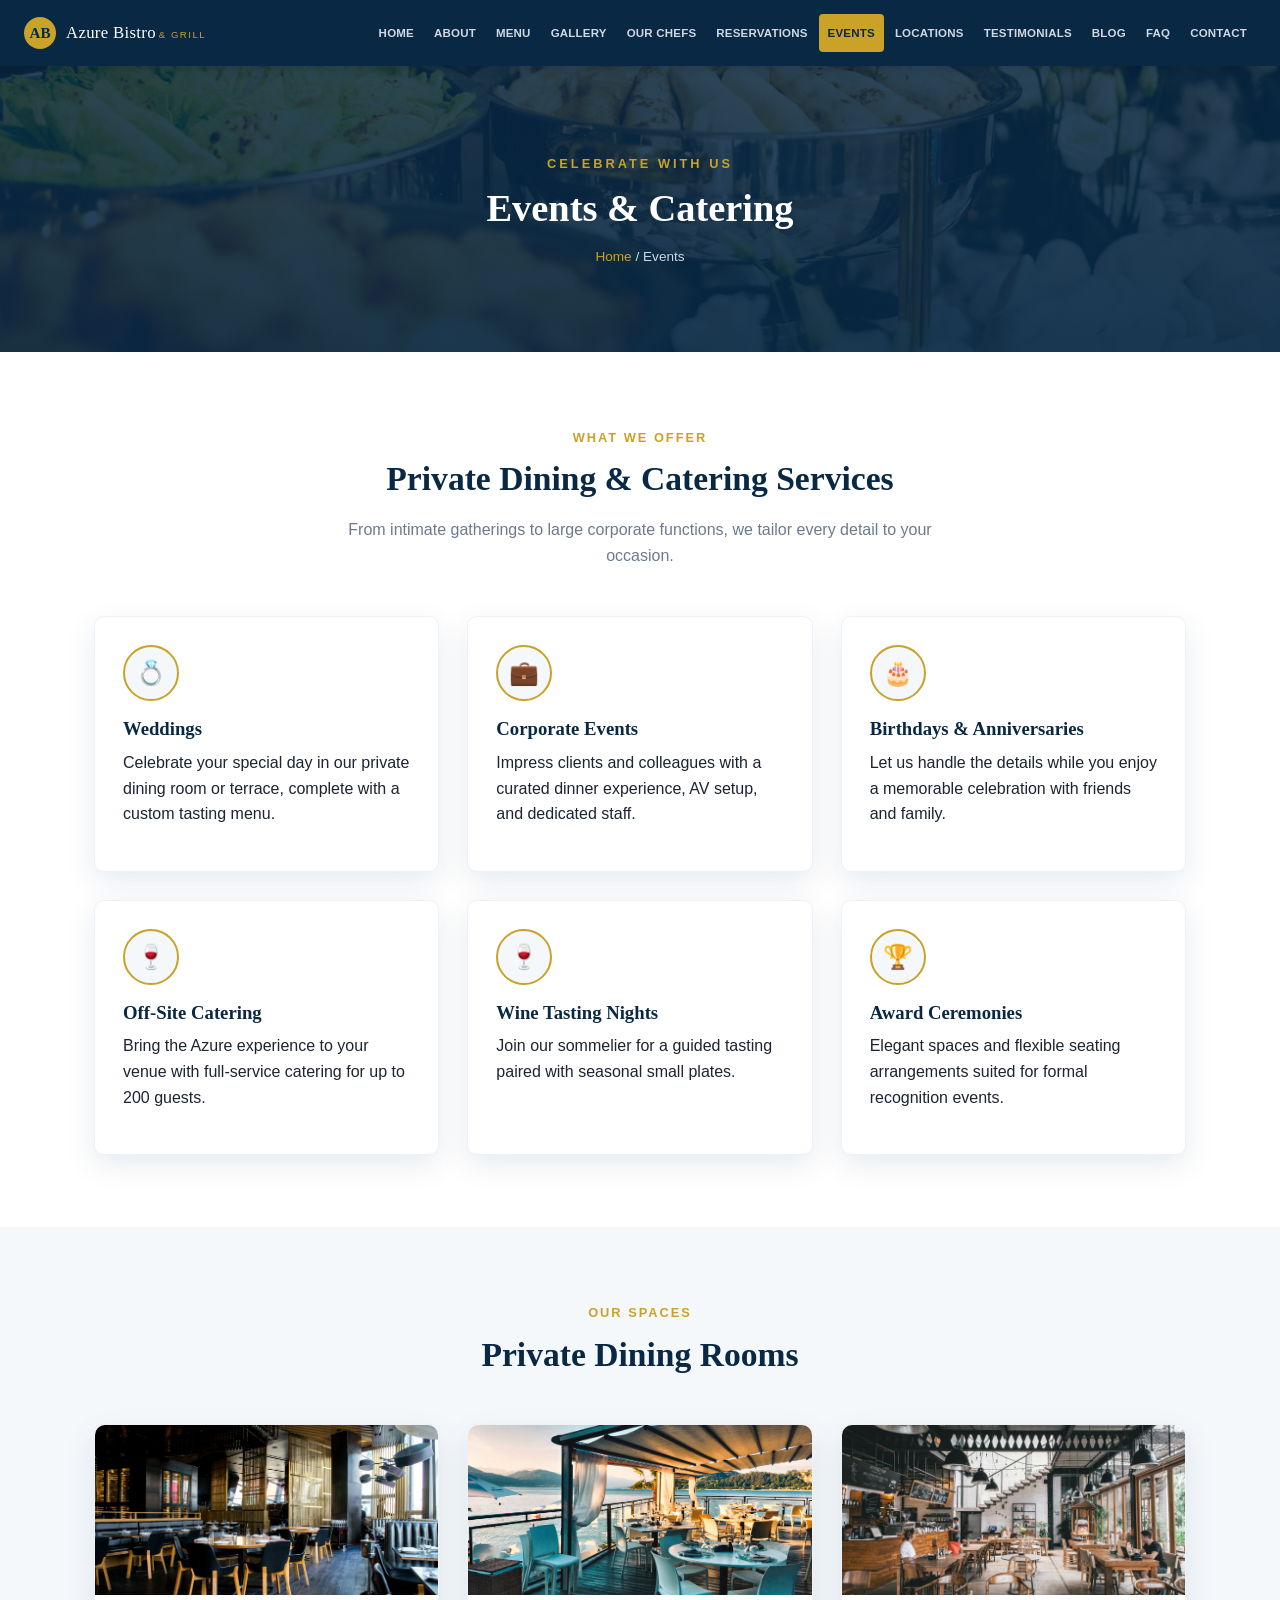
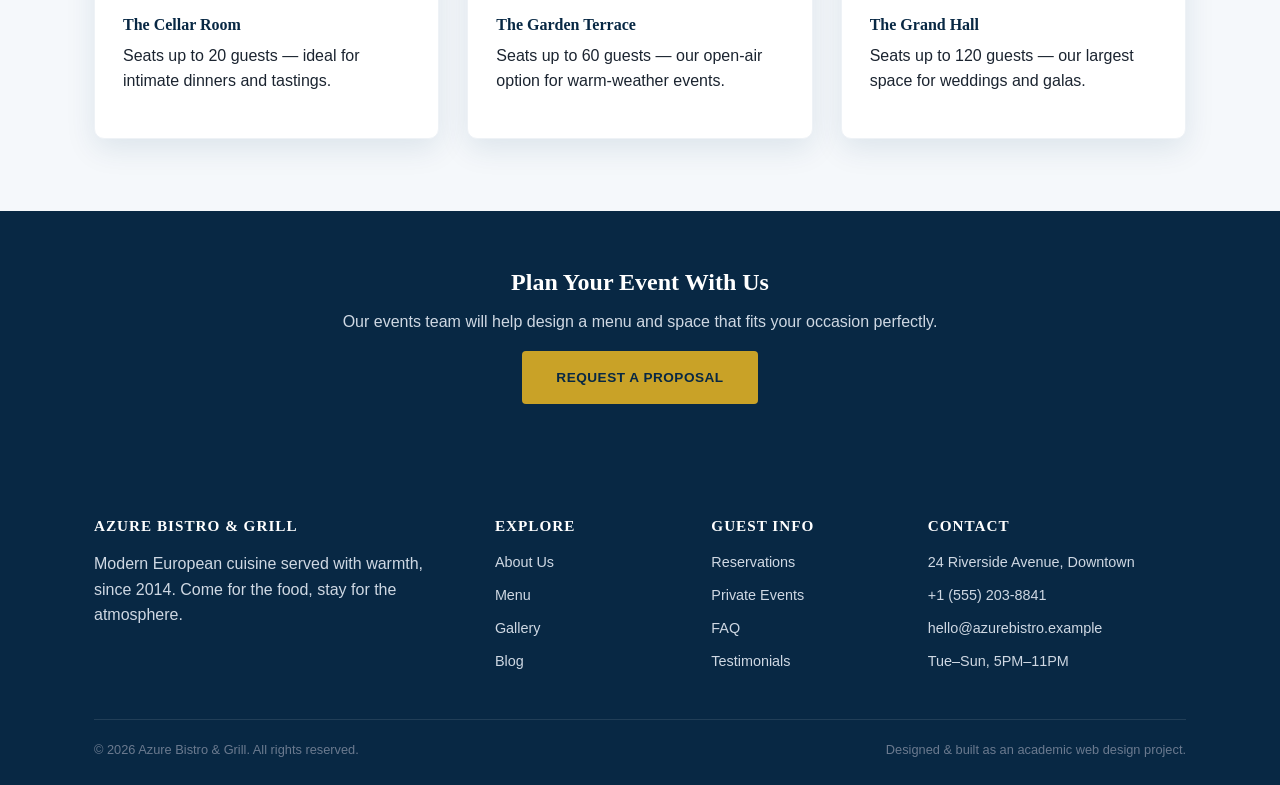
<file: events.html>
<!DOCTYPE html>
<html lang="en">
<head>
<meta charset="UTF-8">
<meta name="viewport" content="width=device-width, initial-scale=1.0">
<title>Events &amp; Catering | Azure Bistro &amp; Grill</title>
<meta name="description" content="Host your next private event or celebration at Azure Bistro & Grill.">
<link rel="stylesheet" href="assets/css/style.css">
</head>
<body>

<header class="site-header">
  <nav class="nav-bar">
    <a href="index.html" class="brand">
      <span class="brand-mark">AB</span>
      <span class="brand-text">Azure Bistro<small>&amp; Grill</small></span>
    </a>
    <input type="checkbox" id="nav-toggle" class="nav-toggle">
    <label for="nav-toggle" class="nav-toggle-label"><span></span><span></span><span></span></label>
    <ul class="nav-links">
      <li><a href="index.html">Home</a></li>
      <li><a href="about.html">About</a></li>
      <li><a href="menu.html">Menu</a></li>
      <li><a href="gallery.html">Gallery</a></li>
      <li><a href="chefs.html">Our Chefs</a></li>
      <li><a href="reservations.html">Reservations</a></li>
      <li><a href="events.html" class="active">Events</a></li>
      <li><a href="locations.html">Locations</a></li>
      <li><a href="testimonials.html">Testimonials</a></li>
      <li><a href="blog.html">Blog</a></li>
      <li><a href="faq.html">FAQ</a></li>
      <li><a href="contact.html">Contact</a></li>
    </ul>
  </nav>
</header>

<section class="page-hero" style="background-image:url('assets/images/event-catering-buffet.jpg');">
  <div class="container">
    <span class="eyebrow">Celebrate With Us</span>
    <h1>Events &amp; Catering</h1>
    <div class="breadcrumb"><a href="index.html">Home</a> / Events</div>
  </div>
</section>

<section class="section">
  <div class="container">
    <div class="section-header">
      <span class="eyebrow">What We Offer</span>
      <h2>Private Dining &amp; Catering Services</h2>
      <p>From intimate gatherings to large corporate functions, we tailor every detail to your occasion.</p>
    </div>
    <div class="grid grid--3">
      <div class="card">
        <div class="icon-tile">&#128141;</div>
        <h3>Weddings</h3>
        <p>Celebrate your special day in our private dining room or terrace, complete with a custom tasting menu.</p>
      </div>
      <div class="card">
        <div class="icon-tile">&#128188;</div>
        <h3>Corporate Events</h3>
        <p>Impress clients and colleagues with a curated dinner experience, AV setup, and dedicated staff.</p>
      </div>
      <div class="card">
        <div class="icon-tile">&#127874;</div>
        <h3>Birthdays &amp; Anniversaries</h3>
        <p>Let us handle the details while you enjoy a memorable celebration with friends and family.</p>
      </div>
      <div class="card">
        <div class="icon-tile">&#127863;</div>
        <h3>Off-Site Catering</h3>
        <p>Bring the Azure experience to your venue with full-service catering for up to 200 guests.</p>
      </div>
      <div class="card">
        <div class="icon-tile">&#127863;</div>
        <h3>Wine Tasting Nights</h3>
        <p>Join our sommelier for a guided tasting paired with seasonal small plates.</p>
      </div>
      <div class="card">
        <div class="icon-tile">&#127942;</div>
        <h3>Award Ceremonies</h3>
        <p>Elegant spaces and flexible seating arrangements suited for formal recognition events.</p>
      </div>
    </div>
  </div>
</section>

<section class="section section--alt">
  <div class="container">
    <div class="section-header">
      <span class="eyebrow">Our Spaces</span>
      <h2>Private Dining Rooms</h2>
    </div>
    <div class="grid grid--3">
      <div class="card">
        <div class="card-photo-top"><img src="assets/images/interior-dark-gold.jpg" alt="The Cellar Room" loading="lazy"></div>
        <h4>The Cellar Room</h4>
        <p>Seats up to 20 guests &mdash; ideal for intimate dinners and tastings.</p>
      </div>
      <div class="card">
        <div class="card-photo-top"><img src="assets/images/hero-waterfront.jpg" alt="The Garden Terrace" loading="lazy"></div>
        <h4>The Garden Terrace</h4>
        <p>Seats up to 60 guests &mdash; our open-air option for warm-weather events.</p>
      </div>
      <div class="card">
        <div class="card-photo-top"><img src="assets/images/interior-modern.jpg" alt="The Grand Hall" loading="lazy"></div>
        <h4>The Grand Hall</h4>
        <p>Seats up to 120 guests &mdash; our largest space for weddings and galas.</p>
      </div>
    </div>
  </div>
</section>

<section class="cta-banner">
  <div class="container">
    <h2>Plan Your Event With Us</h2>
    <p>Our events team will help design a menu and space that fits your occasion perfectly.</p>
    <a href="contact.html" class="btn btn--primary">Request a Proposal</a>
  </div>
</section>

<footer class="site-footer">
  <div class="container">
    <div class="footer-grid">
      <div>
        <h4>Azure Bistro &amp; Grill</h4>
        <p>Modern European cuisine served with warmth, since 2014. Come for the food, stay for the atmosphere.</p>
      </div>
      <div>
        <h4>Explore</h4>
        <ul>
          <li><a href="about.html">About Us</a></li>
          <li><a href="menu.html">Menu</a></li>
          <li><a href="gallery.html">Gallery</a></li>
          <li><a href="blog.html">Blog</a></li>
        </ul>
      </div>
      <div>
        <h4>Guest Info</h4>
        <ul>
          <li><a href="reservations.html">Reservations</a></li>
          <li><a href="events.html">Private Events</a></li>
          <li><a href="faq.html">FAQ</a></li>
          <li><a href="testimonials.html">Testimonials</a></li>
        </ul>
      </div>
      <div>
        <h4>Contact</h4>
        <ul>
          <li>24 Riverside Avenue, Downtown</li>
          <li>+1 (555) 203-8841</li>
          <li>hello@azurebistro.example</li>
          <li>Tue&ndash;Sun, 5PM&ndash;11PM</li>
        </ul>
      </div>
    </div>
    <div class="footer-bottom">
      <span>&copy; 2026 Azure Bistro &amp; Grill. All rights reserved.</span>
      <span>Designed &amp; built as an academic web design project.</span>
    </div>
  </div>
</footer>

</body>
</html>
</file>
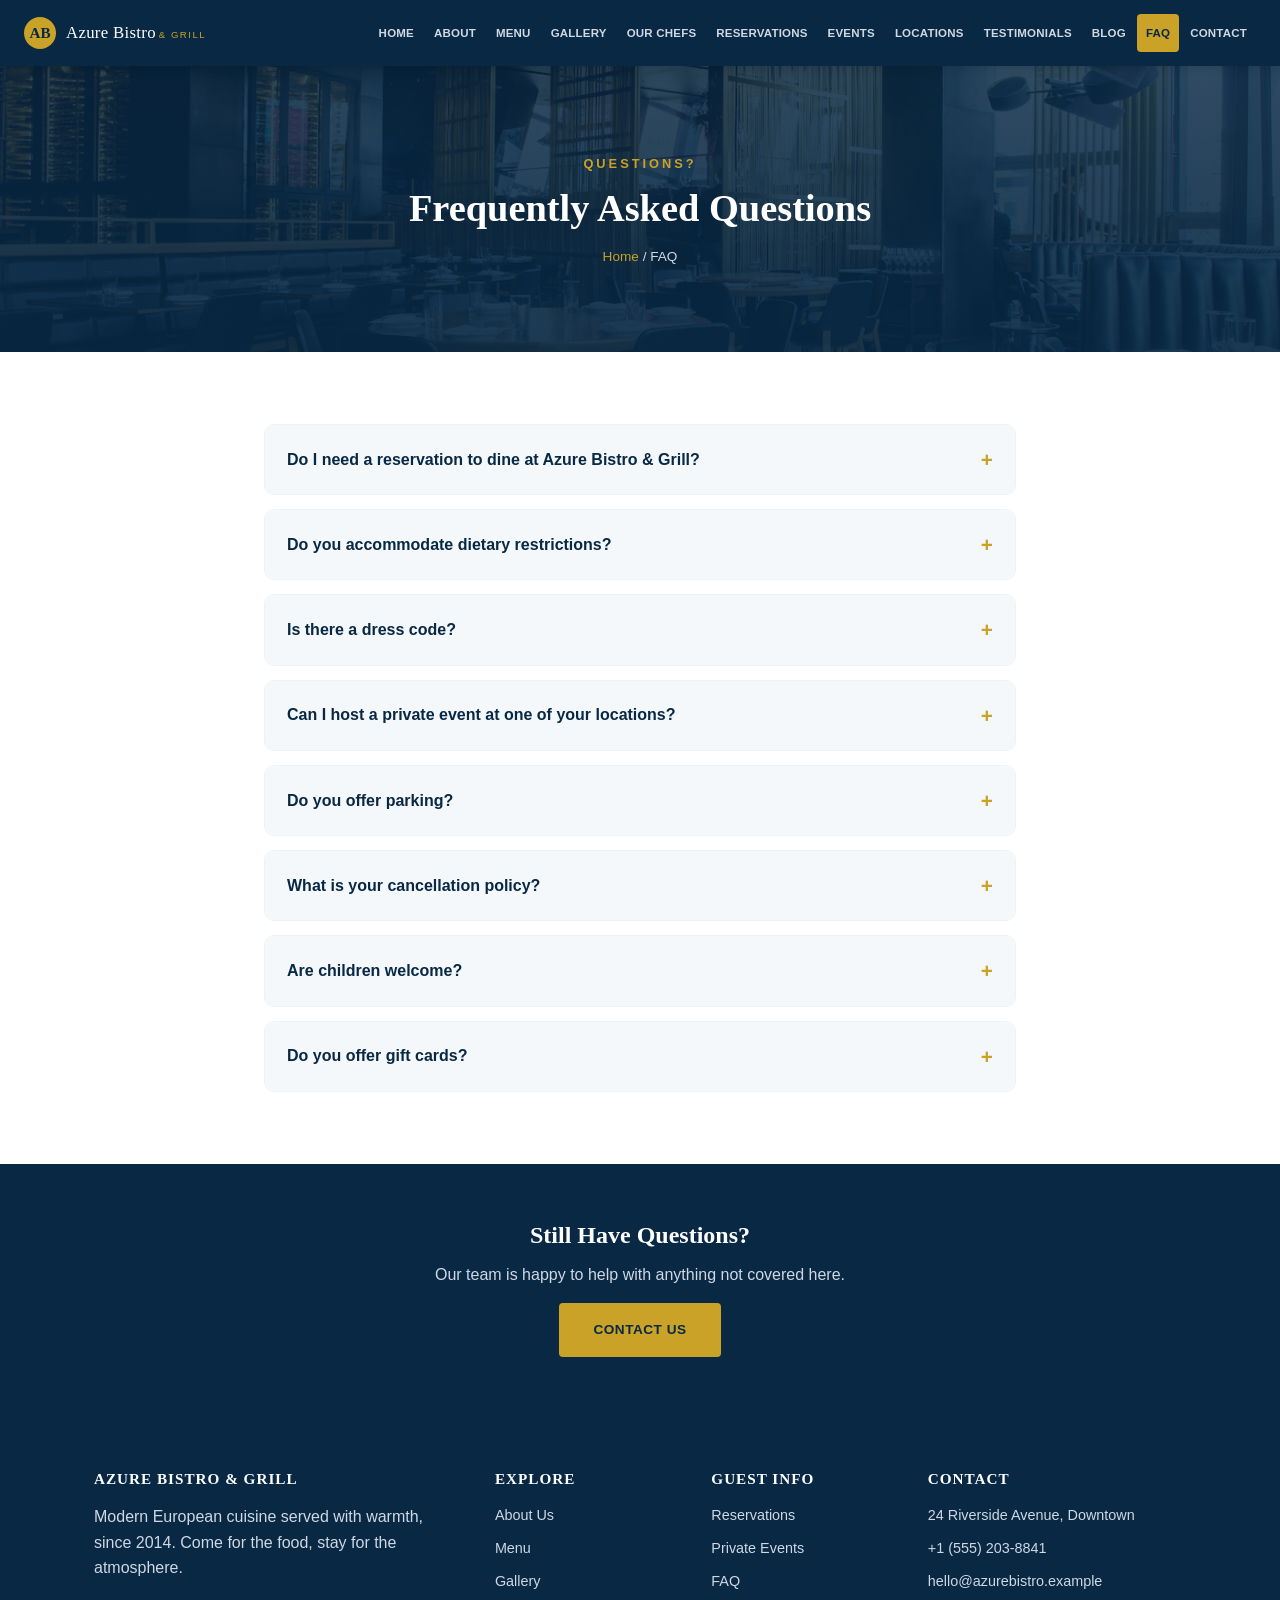
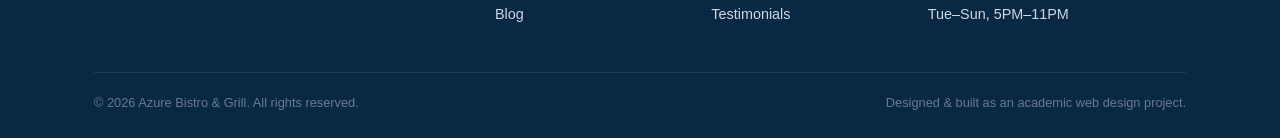
<file: faq.html>
<!DOCTYPE html>
<html lang="en">
<head>
<meta charset="UTF-8">
<meta name="viewport" content="width=device-width, initial-scale=1.0">
<title>FAQ | Azure Bistro &amp; Grill</title>
<meta name="description" content="Frequently asked questions about Azure Bistro & Grill.">
<link rel="stylesheet" href="assets/css/style.css">
</head>
<body>

<header class="site-header">
  <nav class="nav-bar">
    <a href="index.html" class="brand">
      <span class="brand-mark">AB</span>
      <span class="brand-text">Azure Bistro<small>&amp; Grill</small></span>
    </a>
    <input type="checkbox" id="nav-toggle" class="nav-toggle">
    <label for="nav-toggle" class="nav-toggle-label"><span></span><span></span><span></span></label>
    <ul class="nav-links">
      <li><a href="index.html">Home</a></li>
      <li><a href="about.html">About</a></li>
      <li><a href="menu.html">Menu</a></li>
      <li><a href="gallery.html">Gallery</a></li>
      <li><a href="chefs.html">Our Chefs</a></li>
      <li><a href="reservations.html">Reservations</a></li>
      <li><a href="events.html">Events</a></li>
      <li><a href="locations.html">Locations</a></li>
      <li><a href="testimonials.html">Testimonials</a></li>
      <li><a href="blog.html">Blog</a></li>
      <li><a href="faq.html" class="active">FAQ</a></li>
      <li><a href="contact.html">Contact</a></li>
    </ul>
  </nav>
</header>

<section class="page-hero" style="background-image:url('assets/images/interior-dark-gold.jpg');">
  <div class="container">
    <span class="eyebrow">Questions?</span>
    <h1>Frequently Asked Questions</h1>
    <div class="breadcrumb"><a href="index.html">Home</a> / FAQ</div>
  </div>
</section>

<section class="section">
  <div class="container" style="max-width:800px;">
    <div class="accordion">
      <div class="accordion-item">
        <input type="checkbox" id="q1">
        <label for="q1">Do I need a reservation to dine at Azure Bistro &amp; Grill?</label>
        <div class="accordion-content"><p>Walk-ins are welcome based on availability, but we strongly recommend booking in advance, especially on weekends and holidays, through our <a href="reservations.html">reservations page</a>.</p></div>
      </div>
      <div class="accordion-item">
        <input type="checkbox" id="q2">
        <label for="q2">Do you accommodate dietary restrictions?</label>
        <div class="accordion-content"><p>Yes. We offer vegetarian, vegan, and gluten-free options across our menu. Please let your server know of any allergies when you arrive.</p></div>
      </div>
      <div class="accordion-item">
        <input type="checkbox" id="q3">
        <label for="q3">Is there a dress code?</label>
        <div class="accordion-content"><p>We recommend smart-casual attire. While there is no strict dress code, we ask guests to avoid beachwear and athletic clothing.</p></div>
      </div>
      <div class="accordion-item">
        <input type="checkbox" id="q4">
        <label for="q4">Can I host a private event at one of your locations?</label>
        <div class="accordion-content"><p>Absolutely. Visit our <a href="events.html">Events &amp; Catering</a> page to learn about our private dining rooms and catering services, or contact us directly for a custom proposal.</p></div>
      </div>
      <div class="accordion-item">
        <input type="checkbox" id="q5">
        <label for="q5">Do you offer parking?</label>
        <div class="accordion-content"><p>All three locations offer valet parking on weekends. Self-parking and nearby public garages are also available. See our <a href="locations.html">Locations</a> page for details.</p></div>
      </div>
      <div class="accordion-item">
        <input type="checkbox" id="q6">
        <label for="q6">What is your cancellation policy?</label>
        <div class="accordion-content"><p>We kindly ask for at least 4 hours' notice for cancellations so we can offer the table to other guests. Reservations are held for 15 minutes past the booked time.</p></div>
      </div>
      <div class="accordion-item">
        <input type="checkbox" id="q7">
        <label for="q7">Are children welcome?</label>
        <div class="accordion-content"><p>Yes, families are always welcome. We offer a small selection of kid-friendly dishes upon request.</p></div>
      </div>
      <div class="accordion-item">
        <input type="checkbox" id="q8">
        <label for="q8">Do you offer gift cards?</label>
        <div class="accordion-content"><p>Yes, gift cards are available for purchase at any of our locations or by contacting our team directly.</p></div>
      </div>
    </div>
  </div>
</section>

<section class="cta-banner">
  <div class="container">
    <h2>Still Have Questions?</h2>
    <p>Our team is happy to help with anything not covered here.</p>
    <a href="contact.html" class="btn btn--primary">Contact Us</a>
  </div>
</section>

<footer class="site-footer">
  <div class="container">
    <div class="footer-grid">
      <div>
        <h4>Azure Bistro &amp; Grill</h4>
        <p>Modern European cuisine served with warmth, since 2014. Come for the food, stay for the atmosphere.</p>
      </div>
      <div>
        <h4>Explore</h4>
        <ul>
          <li><a href="about.html">About Us</a></li>
          <li><a href="menu.html">Menu</a></li>
          <li><a href="gallery.html">Gallery</a></li>
          <li><a href="blog.html">Blog</a></li>
        </ul>
      </div>
      <div>
        <h4>Guest Info</h4>
        <ul>
          <li><a href="reservations.html">Reservations</a></li>
          <li><a href="events.html">Private Events</a></li>
          <li><a href="faq.html">FAQ</a></li>
          <li><a href="testimonials.html">Testimonials</a></li>
        </ul>
      </div>
      <div>
        <h4>Contact</h4>
        <ul>
          <li>24 Riverside Avenue, Downtown</li>
          <li>+1 (555) 203-8841</li>
          <li>hello@azurebistro.example</li>
          <li>Tue&ndash;Sun, 5PM&ndash;11PM</li>
        </ul>
      </div>
    </div>
    <div class="footer-bottom">
      <span>&copy; 2026 Azure Bistro &amp; Grill. All rights reserved.</span>
      <span>Designed &amp; built as an academic web design project.</span>
    </div>
  </div>
</footer>

</body>
</html>
</file>
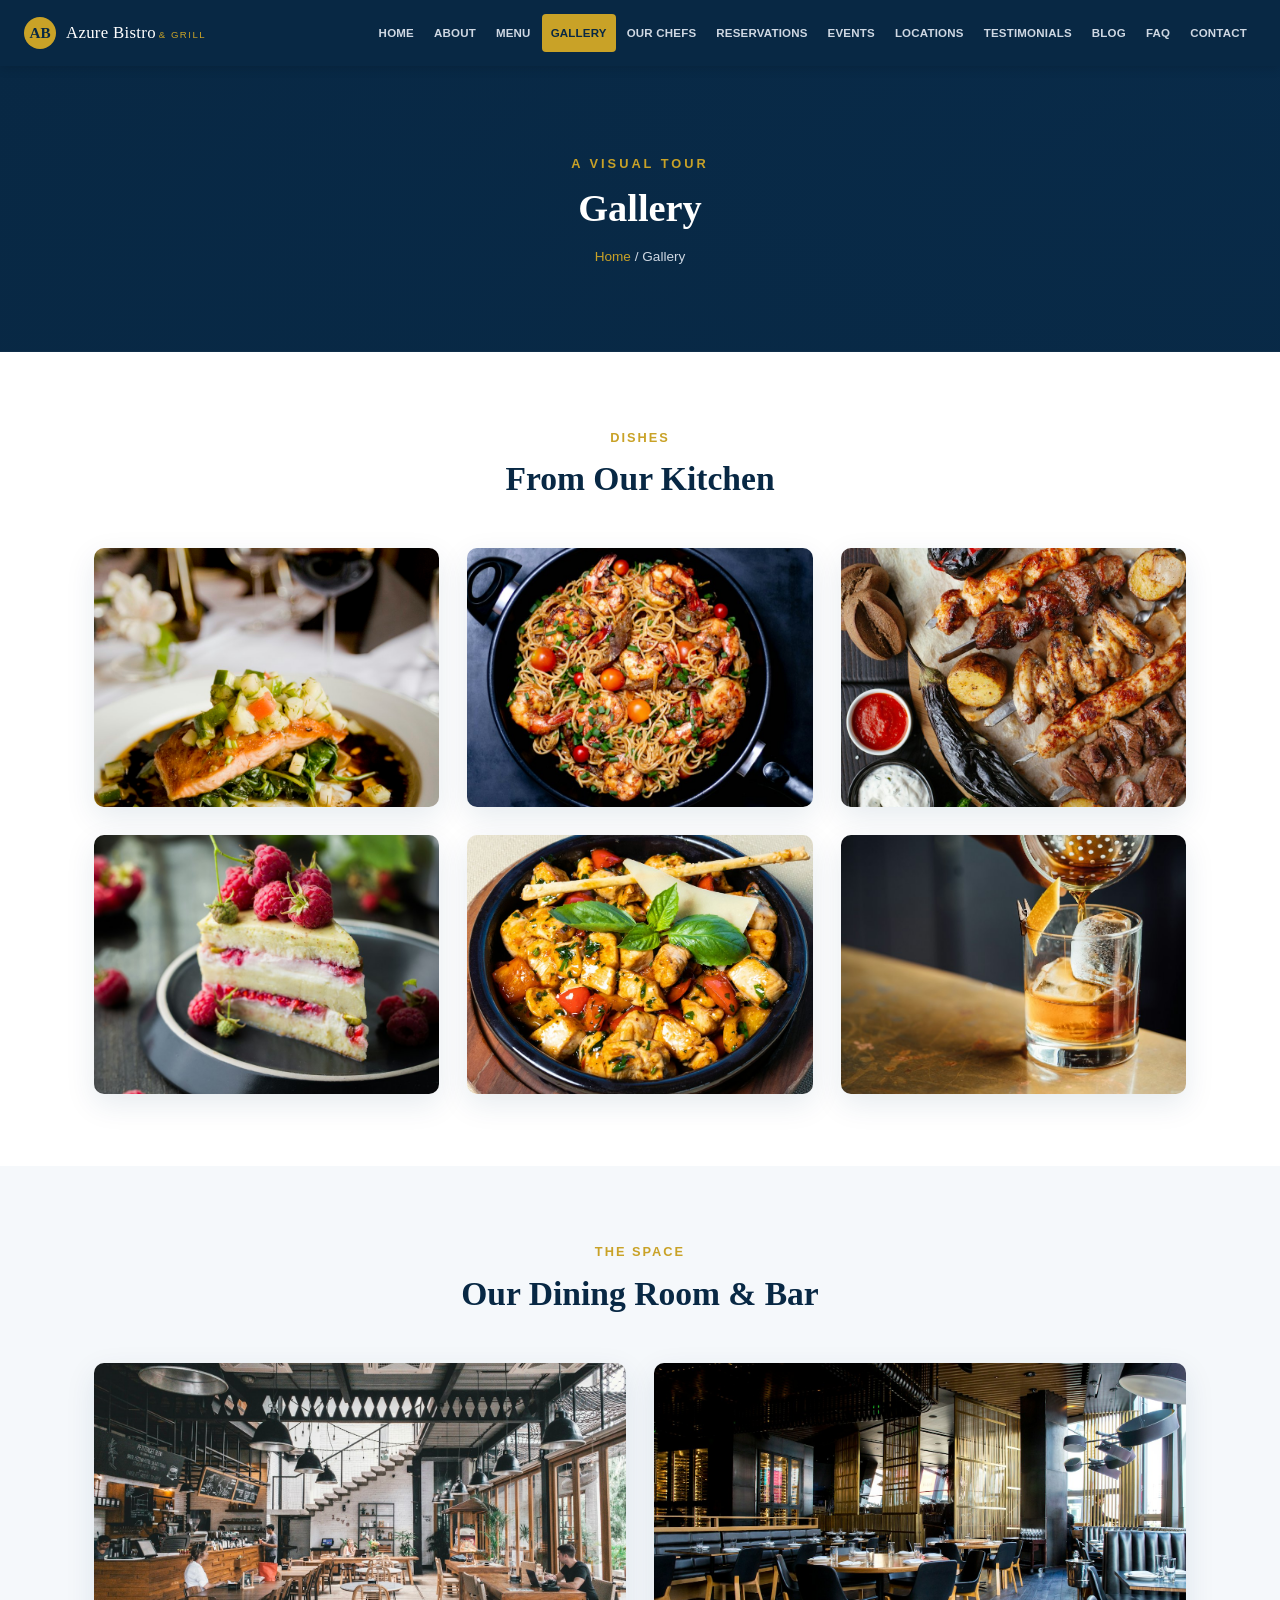
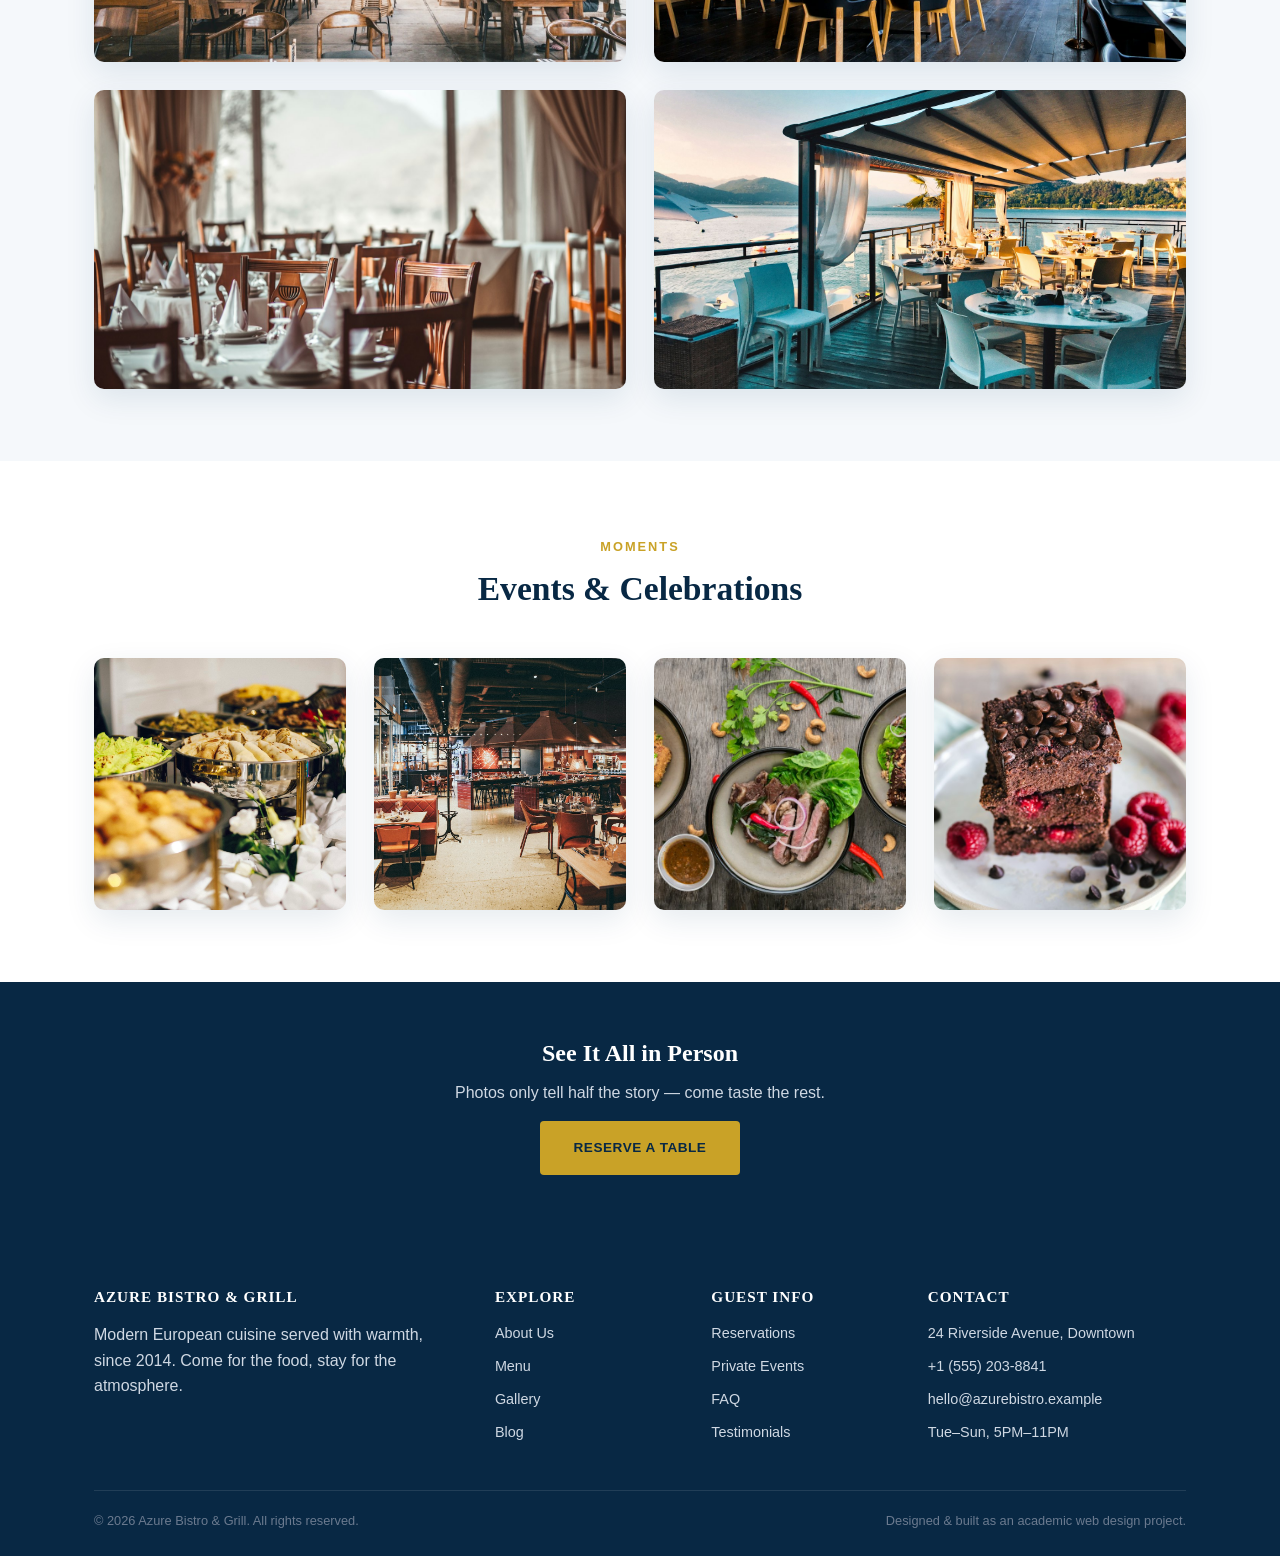
<file: gallery.html>
<!DOCTYPE html>
<html lang="en">
<head>
<meta charset="UTF-8">
<meta name="viewport" content="width=device-width, initial-scale=1.0">
<title>Gallery | Azure Bistro &amp; Grill</title>
<meta name="description" content="A visual tour of Azure Bistro & Grill — our dishes, dining room, and events.">
<link rel="stylesheet" href="assets/css/style.css">
</head>
<body>

<header class="site-header">
  <nav class="nav-bar">
    <a href="index.html" class="brand">
      <span class="brand-mark">AB</span>
      <span class="brand-text">Azure Bistro<small>&amp; Grill</small></span>
    </a>
    <input type="checkbox" id="nav-toggle" class="nav-toggle">
    <label for="nav-toggle" class="nav-toggle-label"><span></span><span></span><span></span></label>
    <ul class="nav-links">
      <li><a href="index.html">Home</a></li>
      <li><a href="about.html">About</a></li>
      <li><a href="menu.html">Menu</a></li>
      <li><a href="gallery.html" class="active">Gallery</a></li>
      <li><a href="chefs.html">Our Chefs</a></li>
      <li><a href="reservations.html">Reservations</a></li>
      <li><a href="events.html">Events</a></li>
      <li><a href="locations.html">Locations</a></li>
      <li><a href="testimonials.html">Testimonials</a></li>
      <li><a href="blog.html">Blog</a></li>
      <li><a href="faq.html">FAQ</a></li>
      <li><a href="contact.html">Contact</a></li>
    </ul>
  </nav>
</header>

<section class="page-hero">
  <div class="container">
    <span class="eyebrow">A Visual Tour</span>
    <h1>Gallery</h1>
    <div class="breadcrumb"><a href="index.html">Home</a> / Gallery</div>
  </div>
</section>

<section class="section">
  <div class="container">
    <div class="section-header">
      <span class="eyebrow">Dishes</span>
      <h2>From Our Kitchen</h2>
    </div>
    <div class="grid grid--3">
      <div class="gallery-item ratio-4-3"><img src="assets/images/dish-salmon-wine.jpg" alt="Grilled Salmon Plating" loading="lazy"><div class="caption">Grilled Salmon Plating</div></div>
      <div class="gallery-item ratio-4-3"><img src="assets/images/dish-shrimp-pasta.jpg" alt="Wild Mushroom Risotto" loading="lazy"><div class="caption">Wild Mushroom Risotto</div></div>
      <div class="gallery-item ratio-4-3"><img src="assets/images/dish-mixed-grill.jpg" alt="Beef Tenderloin" loading="lazy"><div class="caption">Beef Tenderloin</div></div>
      <div class="gallery-item ratio-4-3"><img src="assets/images/dish-dessert-cake.jpg" alt="Chocolate Tart" loading="lazy"><div class="caption">Chocolate Tart</div></div>
      <div class="gallery-item ratio-4-3"><img src="assets/images/dish-chicken-caprese.jpg" alt="Seared Scallops" loading="lazy"><div class="caption">Seared Scallops</div></div>
      <div class="gallery-item ratio-4-3"><img src="assets/images/dish-cocktail.jpg" alt="Signature Cocktail" loading="lazy"><div class="caption">Signature Cocktail</div></div>
    </div>
  </div>
</section>

<section class="section section--alt">
  <div class="container">
    <div class="section-header">
      <span class="eyebrow">The Space</span>
      <h2>Our Dining Room &amp; Bar</h2>
    </div>
    <div class="grid grid--2">
      <div class="gallery-item ratio-16-9"><img src="assets/images/interior-modern.jpg" alt="Main Dining Room" loading="lazy"><div class="caption">Main Dining Room</div></div>
      <div class="gallery-item ratio-16-9"><img src="assets/images/interior-dark-gold.jpg" alt="The Bar" loading="lazy"><div class="caption">The Bar</div></div>
      <div class="gallery-item ratio-16-9"><img src="assets/images/interior-elegant.jpg" alt="Private Dining Room" loading="lazy"><div class="caption">Private Dining Room</div></div>
      <div class="gallery-item ratio-16-9"><img src="assets/images/hero-waterfront.jpg" alt="Outdoor Terrace" loading="lazy"><div class="caption">Outdoor Terrace</div></div>
    </div>
  </div>
</section>

<section class="section">
  <div class="container">
    <div class="section-header">
      <span class="eyebrow">Moments</span>
      <h2>Events &amp; Celebrations</h2>
    </div>
    <div class="grid grid--4">
      <div class="gallery-item ratio-1-1"><img src="assets/images/event-catering-buffet.jpg" alt="Wedding Reception" loading="lazy"><div class="caption">Wedding Reception</div></div>
      <div class="gallery-item ratio-1-1"><img src="assets/images/interior-red.jpg" alt="Wine Tasting Night" loading="lazy"><div class="caption">Wine Tasting Night</div></div>
      <div class="gallery-item ratio-1-1"><img src="assets/images/dish-trio-plates.jpg" alt="Corporate Dinner" loading="lazy"><div class="caption">Corporate Dinner</div></div>
      <div class="gallery-item ratio-1-1"><img src="assets/images/dish-dessert-brownie.jpg" alt="Birthday Celebration" loading="lazy"><div class="caption">Birthday Celebration</div></div>
    </div>
  </div>
</section>

<section class="cta-banner">
  <div class="container">
    <h2>See It All in Person</h2>
    <p>Photos only tell half the story &mdash; come taste the rest.</p>
    <a href="reservations.html" class="btn btn--primary">Reserve a Table</a>
  </div>
</section>

<footer class="site-footer">
  <div class="container">
    <div class="footer-grid">
      <div>
        <h4>Azure Bistro &amp; Grill</h4>
        <p>Modern European cuisine served with warmth, since 2014. Come for the food, stay for the atmosphere.</p>
      </div>
      <div>
        <h4>Explore</h4>
        <ul>
          <li><a href="about.html">About Us</a></li>
          <li><a href="menu.html">Menu</a></li>
          <li><a href="gallery.html">Gallery</a></li>
          <li><a href="blog.html">Blog</a></li>
        </ul>
      </div>
      <div>
        <h4>Guest Info</h4>
        <ul>
          <li><a href="reservations.html">Reservations</a></li>
          <li><a href="events.html">Private Events</a></li>
          <li><a href="faq.html">FAQ</a></li>
          <li><a href="testimonials.html">Testimonials</a></li>
        </ul>
      </div>
      <div>
        <h4>Contact</h4>
        <ul>
          <li>24 Riverside Avenue, Downtown</li>
          <li>+1 (555) 203-8841</li>
          <li>hello@azurebistro.example</li>
          <li>Tue&ndash;Sun, 5PM&ndash;11PM</li>
        </ul>
      </div>
    </div>
    <div class="footer-bottom">
      <span>&copy; 2026 Azure Bistro &amp; Grill. All rights reserved.</span>
      <span>Designed &amp; built as an academic web design project.</span>
    </div>
  </div>
</footer>

</body>
</html>
</file>
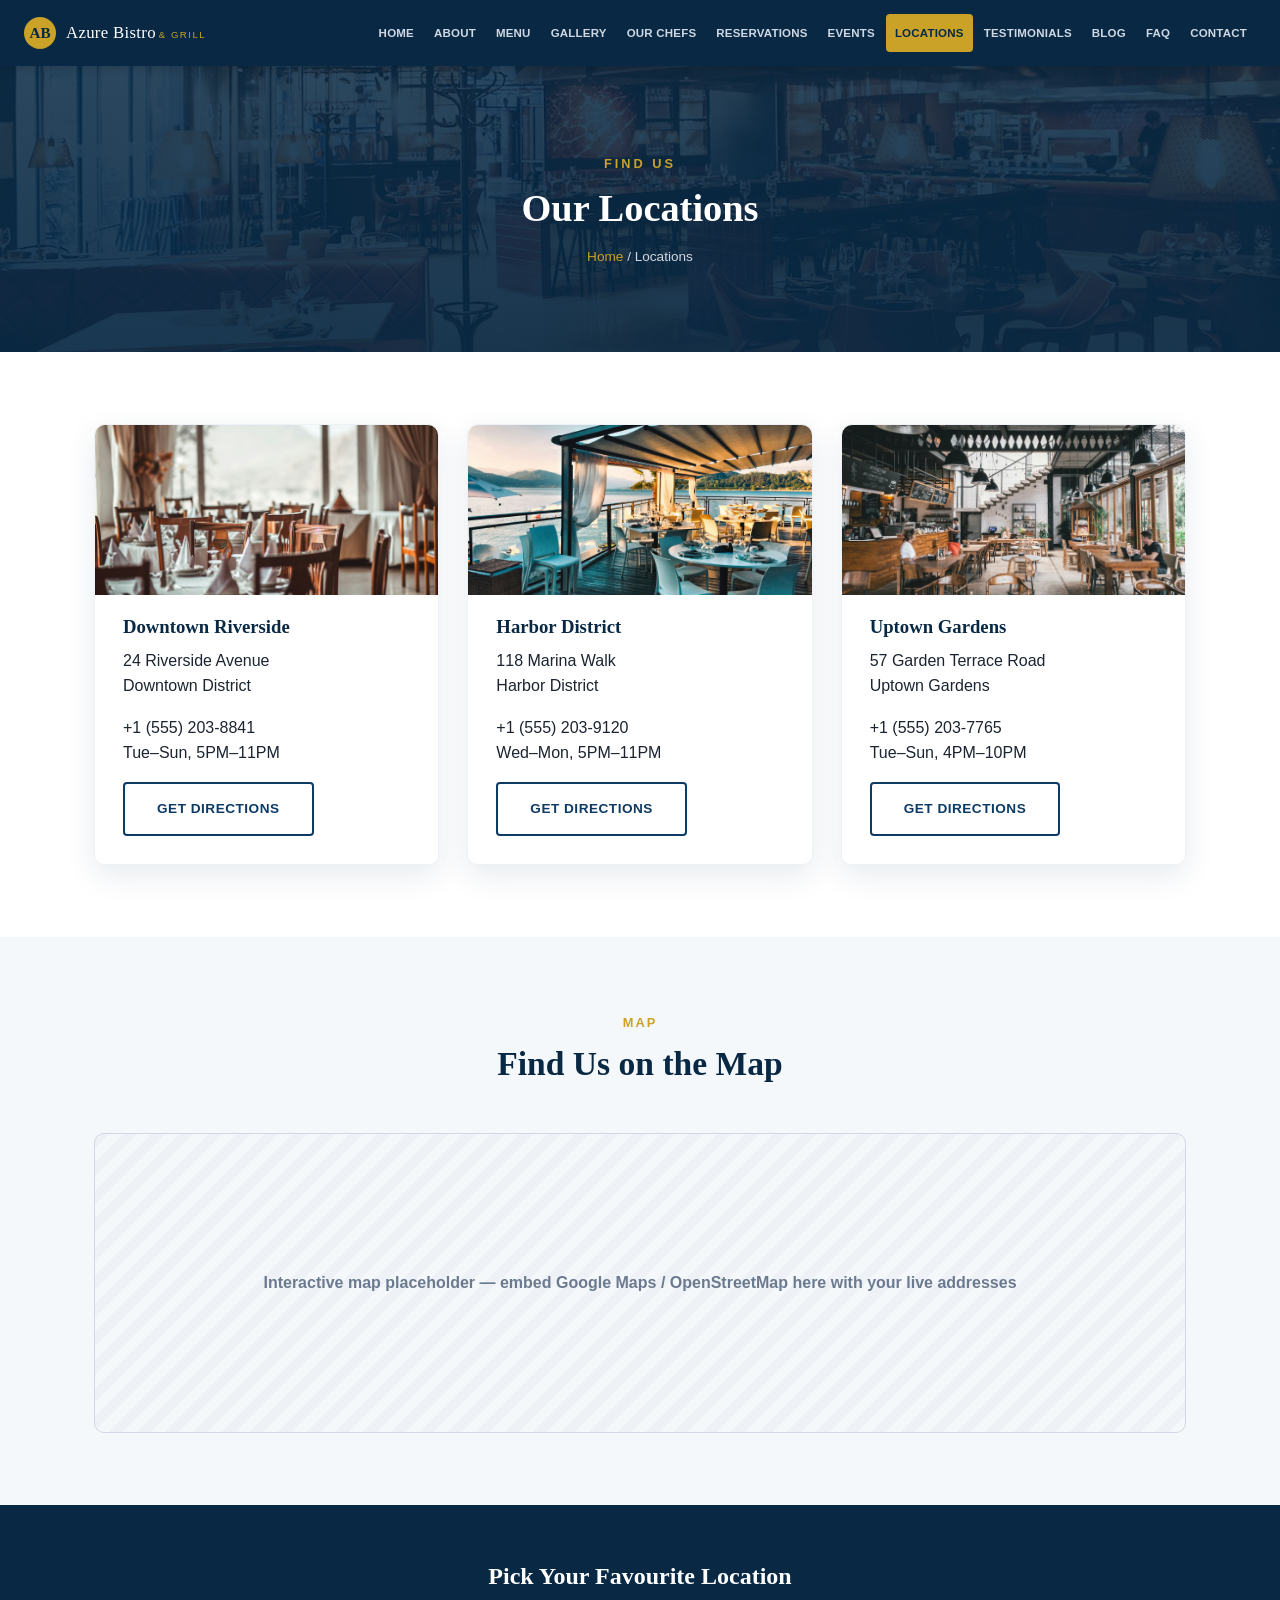
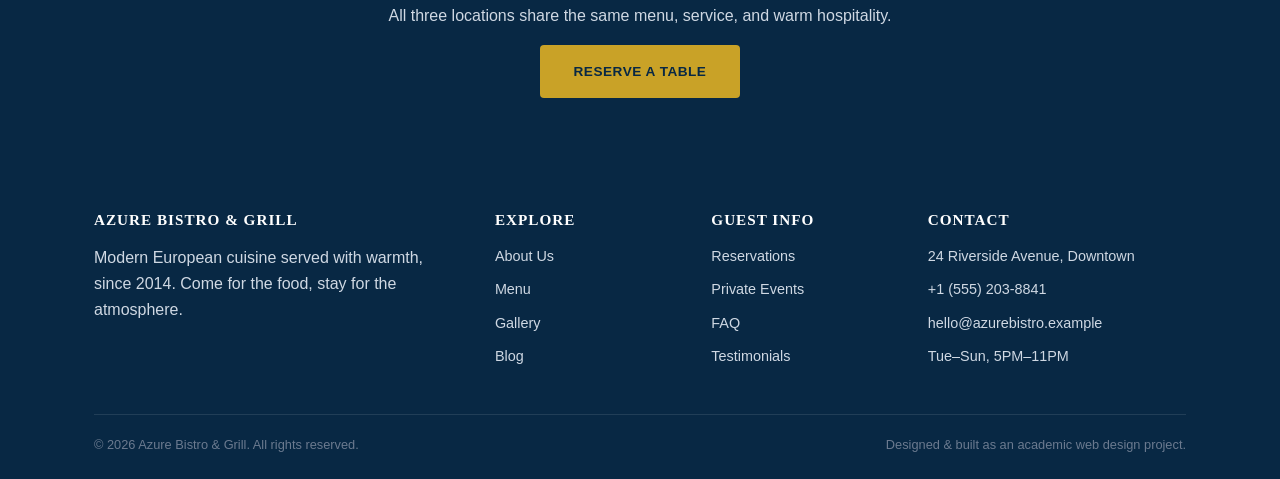
<file: locations.html>
<!DOCTYPE html>
<html lang="en">
<head>
<meta charset="UTF-8">
<meta name="viewport" content="width=device-width, initial-scale=1.0">
<title>Our Locations | Azure Bistro &amp; Grill</title>
<meta name="description" content="Find an Azure Bistro & Grill location near you.">
<link rel="stylesheet" href="assets/css/style.css">
</head>
<body>

<header class="site-header">
  <nav class="nav-bar">
    <a href="index.html" class="brand">
      <span class="brand-mark">AB</span>
      <span class="brand-text">Azure Bistro<small>&amp; Grill</small></span>
    </a>
    <input type="checkbox" id="nav-toggle" class="nav-toggle">
    <label for="nav-toggle" class="nav-toggle-label"><span></span><span></span><span></span></label>
    <ul class="nav-links">
      <li><a href="index.html">Home</a></li>
      <li><a href="about.html">About</a></li>
      <li><a href="menu.html">Menu</a></li>
      <li><a href="gallery.html">Gallery</a></li>
      <li><a href="chefs.html">Our Chefs</a></li>
      <li><a href="reservations.html">Reservations</a></li>
      <li><a href="events.html">Events</a></li>
      <li><a href="locations.html" class="active">Locations</a></li>
      <li><a href="testimonials.html">Testimonials</a></li>
      <li><a href="blog.html">Blog</a></li>
      <li><a href="faq.html">FAQ</a></li>
      <li><a href="contact.html">Contact</a></li>
    </ul>
  </nav>
</header>

<section class="page-hero" style="background-image:url('assets/images/interior-red.jpg');">
  <div class="container">
    <span class="eyebrow">Find Us</span>
    <h1>Our Locations</h1>
    <div class="breadcrumb"><a href="index.html">Home</a> / Locations</div>
  </div>
</section>

<section class="section">
  <div class="container">
    <div class="grid grid--3">
      <div class="card">
        <div class="card-photo-top"><img src="assets/images/interior-elegant.jpg" alt="Downtown Riverside location" loading="lazy"></div>
        <h3>Downtown Riverside</h3>
        <p>24 Riverside Avenue<br>Downtown District</p>
        <p>+1 (555) 203-8841<br>Tue&ndash;Sun, 5PM&ndash;11PM</p>
        <a href="contact.html" class="btn btn--outline-dark">Get Directions</a>
      </div>
      <div class="card">
        <div class="card-photo-top"><img src="assets/images/hero-waterfront.jpg" alt="Harbor District location" loading="lazy"></div>
        <h3>Harbor District</h3>
        <p>118 Marina Walk<br>Harbor District</p>
        <p>+1 (555) 203-9120<br>Wed&ndash;Mon, 5PM&ndash;11PM</p>
        <a href="contact.html" class="btn btn--outline-dark">Get Directions</a>
      </div>
      <div class="card">
        <div class="card-photo-top"><img src="assets/images/interior-modern.jpg" alt="Uptown Gardens location" loading="lazy"></div>
        <h3>Uptown Gardens</h3>
        <p>57 Garden Terrace Road<br>Uptown Gardens</p>
        <p>+1 (555) 203-7765<br>Tue&ndash;Sun, 4PM&ndash;10PM</p>
        <a href="contact.html" class="btn btn--outline-dark">Get Directions</a>
      </div>
    </div>
  </div>
</section>

<section class="section section--alt">
  <div class="container">
    <div class="section-header">
      <span class="eyebrow">Map</span>
      <h2>Find Us on the Map</h2>
    </div>
    <div class="map-block">Interactive map placeholder &mdash; embed Google Maps / OpenStreetMap here with your live addresses</div>
  </div>
</section>

<section class="cta-banner">
  <div class="container">
    <h2>Pick Your Favourite Location</h2>
    <p>All three locations share the same menu, service, and warm hospitality.</p>
    <a href="reservations.html" class="btn btn--primary">Reserve a Table</a>
  </div>
</section>

<footer class="site-footer">
  <div class="container">
    <div class="footer-grid">
      <div>
        <h4>Azure Bistro &amp; Grill</h4>
        <p>Modern European cuisine served with warmth, since 2014. Come for the food, stay for the atmosphere.</p>
      </div>
      <div>
        <h4>Explore</h4>
        <ul>
          <li><a href="about.html">About Us</a></li>
          <li><a href="menu.html">Menu</a></li>
          <li><a href="gallery.html">Gallery</a></li>
          <li><a href="blog.html">Blog</a></li>
        </ul>
      </div>
      <div>
        <h4>Guest Info</h4>
        <ul>
          <li><a href="reservations.html">Reservations</a></li>
          <li><a href="events.html">Private Events</a></li>
          <li><a href="faq.html">FAQ</a></li>
          <li><a href="testimonials.html">Testimonials</a></li>
        </ul>
      </div>
      <div>
        <h4>Contact</h4>
        <ul>
          <li>24 Riverside Avenue, Downtown</li>
          <li>+1 (555) 203-8841</li>
          <li>hello@azurebistro.example</li>
          <li>Tue&ndash;Sun, 5PM&ndash;11PM</li>
        </ul>
      </div>
    </div>
    <div class="footer-bottom">
      <span>&copy; 2026 Azure Bistro &amp; Grill. All rights reserved.</span>
      <span>Designed &amp; built as an academic web design project.</span>
    </div>
  </div>
</footer>

</body>
</html>
</file>
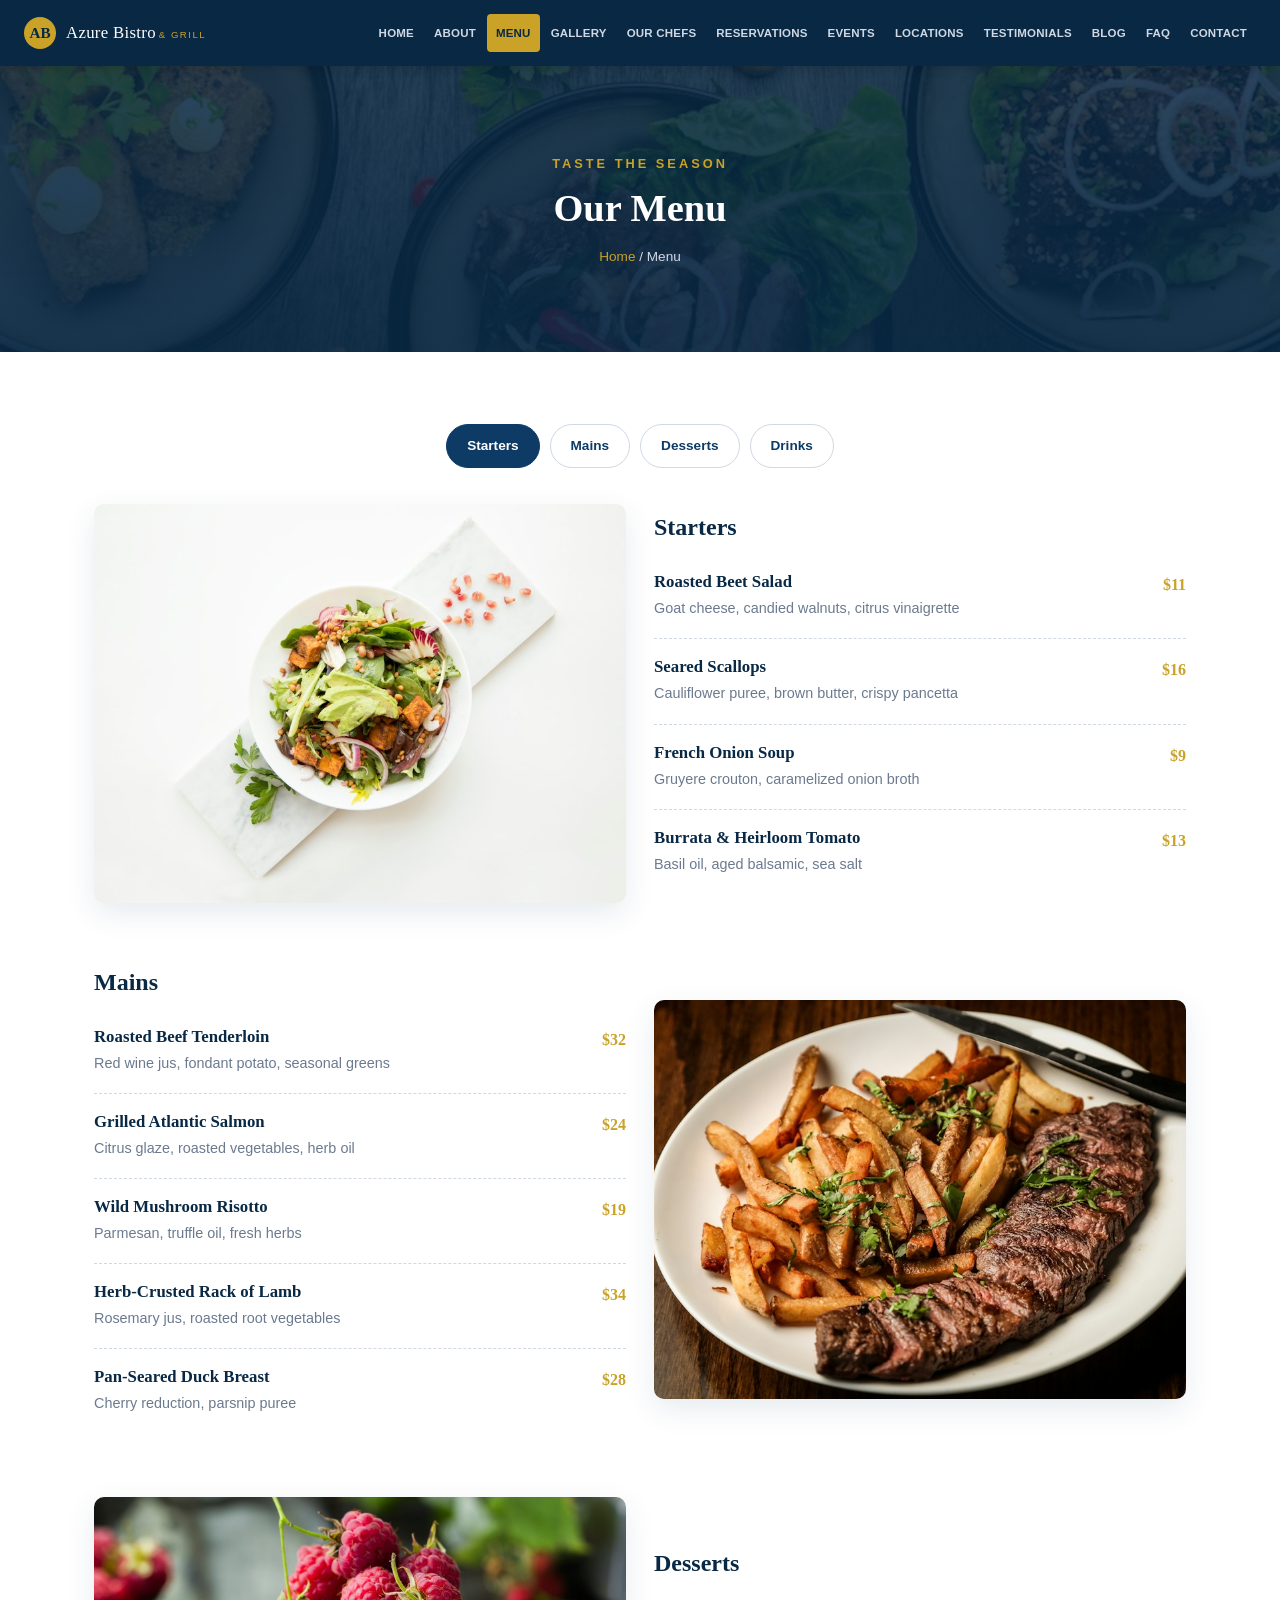
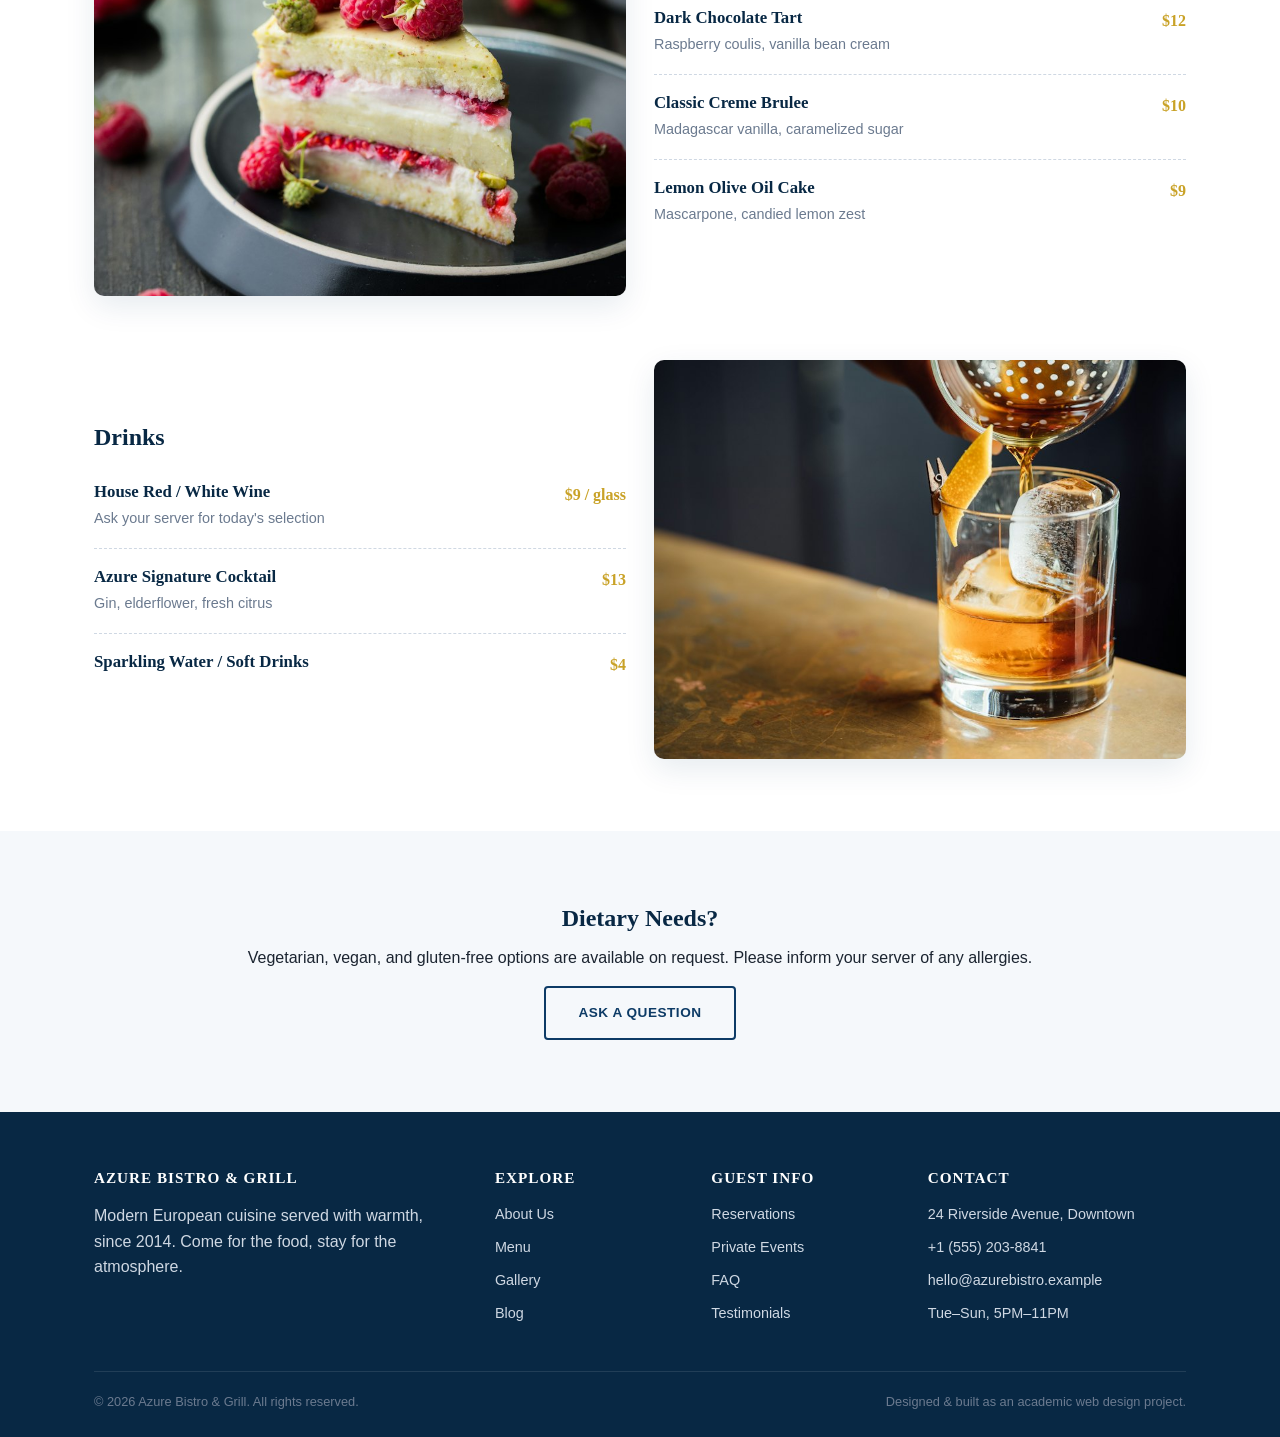
<file: menu.html>
<!DOCTYPE html>
<html lang="en">
<head>
<meta charset="UTF-8">
<meta name="viewport" content="width=device-width, initial-scale=1.0">
<title>Our Menu | Azure Bistro &amp; Grill</title>
<meta name="description" content="Explore the full menu at Azure Bistro & Grill: starters, mains, desserts, and drinks.">
<link rel="stylesheet" href="assets/css/style.css">
</head>
<body>

<header class="site-header">
  <nav class="nav-bar">
    <a href="index.html" class="brand">
      <span class="brand-mark">AB</span>
      <span class="brand-text">Azure Bistro<small>&amp; Grill</small></span>
    </a>
    <input type="checkbox" id="nav-toggle" class="nav-toggle">
    <label for="nav-toggle" class="nav-toggle-label"><span></span><span></span><span></span></label>
    <ul class="nav-links">
      <li><a href="index.html">Home</a></li>
      <li><a href="about.html">About</a></li>
      <li><a href="menu.html" class="active">Menu</a></li>
      <li><a href="gallery.html">Gallery</a></li>
      <li><a href="chefs.html">Our Chefs</a></li>
      <li><a href="reservations.html">Reservations</a></li>
      <li><a href="events.html">Events</a></li>
      <li><a href="locations.html">Locations</a></li>
      <li><a href="testimonials.html">Testimonials</a></li>
      <li><a href="blog.html">Blog</a></li>
      <li><a href="faq.html">FAQ</a></li>
      <li><a href="contact.html">Contact</a></li>
    </ul>
  </nav>
</header>

<section class="page-hero" style="background-image:url('assets/images/dish-trio-plates.jpg');">
  <div class="container">
    <span class="eyebrow">Taste the Season</span>
    <h1>Our Menu</h1>
    <div class="breadcrumb"><a href="index.html">Home</a> / Menu</div>
  </div>
</section>

<section class="section">
  <div class="container">
    <div class="tab-group">
      <a href="#starters" class="active">Starters</a>
      <a href="#mains">Mains</a>
      <a href="#desserts">Desserts</a>
      <a href="#drinks">Drinks</a>
    </div>

    <div id="starters" class="grid grid--2" style="margin-bottom:64px;align-items:center;">
      <div class="photo-frame ratio-4-3">
        <img src="assets/images/dish-salad-marble.jpg" alt="Starters at Azure Bistro & Grill" loading="lazy">
      </div>
      <div>
        <h2>Starters</h2>
        <ul class="menu-list">
          <li class="menu-item">
            <div><h4>Roasted Beet Salad</h4><p>Goat cheese, candied walnuts, citrus vinaigrette</p></div>
            <span class="menu-price">$11</span>
          </li>
          <li class="menu-item">
            <div><h4>Seared Scallops</h4><p>Cauliflower puree, brown butter, crispy pancetta</p></div>
            <span class="menu-price">$16</span>
          </li>
          <li class="menu-item">
            <div><h4>French Onion Soup</h4><p>Gruyere crouton, caramelized onion broth</p></div>
            <span class="menu-price">$9</span>
          </li>
          <li class="menu-item">
            <div><h4>Burrata &amp; Heirloom Tomato</h4><p>Basil oil, aged balsamic, sea salt</p></div>
            <span class="menu-price">$13</span>
          </li>
        </ul>
      </div>
    </div>

    <div id="mains" class="grid grid--2" style="margin-bottom:64px;align-items:center;">
      <div>
        <h2>Mains</h2>
        <ul class="menu-list">
          <li class="menu-item">
            <div><h4>Roasted Beef Tenderloin</h4><p>Red wine jus, fondant potato, seasonal greens</p></div>
            <span class="menu-price">$32</span>
          </li>
          <li class="menu-item">
            <div><h4>Grilled Atlantic Salmon</h4><p>Citrus glaze, roasted vegetables, herb oil</p></div>
            <span class="menu-price">$24</span>
          </li>
          <li class="menu-item">
            <div><h4>Wild Mushroom Risotto</h4><p>Parmesan, truffle oil, fresh herbs</p></div>
            <span class="menu-price">$19</span>
          </li>
          <li class="menu-item">
            <div><h4>Herb-Crusted Rack of Lamb</h4><p>Rosemary jus, roasted root vegetables</p></div>
            <span class="menu-price">$34</span>
          </li>
          <li class="menu-item">
            <div><h4>Pan-Seared Duck Breast</h4><p>Cherry reduction, parsnip puree</p></div>
            <span class="menu-price">$28</span>
          </li>
        </ul>
      </div>
      <div class="photo-frame ratio-4-3" style="order:2;">
        <img src="assets/images/dish-steak-fries.jpg" alt="Mains at Azure Bistro & Grill" loading="lazy">
      </div>
    </div>

    <div id="desserts" class="grid grid--2" style="margin-bottom:64px;align-items:center;">
      <div class="photo-frame ratio-4-3">
        <img src="assets/images/dish-dessert-cake.jpg" alt="Desserts at Azure Bistro & Grill" loading="lazy">
      </div>
      <div>
        <h2>Desserts</h2>
        <ul class="menu-list">
          <li class="menu-item">
            <div><h4>Dark Chocolate Tart</h4><p>Raspberry coulis, vanilla bean cream</p></div>
            <span class="menu-price">$12</span>
          </li>
          <li class="menu-item">
            <div><h4>Classic Creme Brulee</h4><p>Madagascar vanilla, caramelized sugar</p></div>
            <span class="menu-price">$10</span>
          </li>
          <li class="menu-item">
            <div><h4>Lemon Olive Oil Cake</h4><p>Mascarpone, candied lemon zest</p></div>
            <span class="menu-price">$9</span>
          </li>
        </ul>
      </div>
    </div>

    <div id="drinks" class="grid grid--2" style="align-items:center;">
      <div>
        <h2>Drinks</h2>
        <ul class="menu-list">
          <li class="menu-item">
            <div><h4>House Red / White Wine</h4><p>Ask your server for today's selection</p></div>
            <span class="menu-price">$9 / glass</span>
          </li>
          <li class="menu-item">
            <div><h4>Azure Signature Cocktail</h4><p>Gin, elderflower, fresh citrus</p></div>
            <span class="menu-price">$13</span>
          </li>
          <li class="menu-item">
            <div><h4>Sparkling Water / Soft Drinks</h4><p></p></div>
            <span class="menu-price">$4</span>
          </li>
        </ul>
      </div>
      <div class="photo-frame ratio-4-3" style="order:2;">
        <img src="assets/images/dish-cocktail.jpg" alt="Drinks at Azure Bistro & Grill" loading="lazy">
      </div>
    </div>
  </div>
</section>

<section class="section section--alt text-center">
  <div class="container">
    <h2>Dietary Needs?</h2>
    <p>Vegetarian, vegan, and gluten-free options are available on request. Please inform your server of any allergies.</p>
    <a href="contact.html" class="btn btn--outline-dark">Ask a Question</a>
  </div>
</section>

<footer class="site-footer">
  <div class="container">
    <div class="footer-grid">
      <div>
        <h4>Azure Bistro &amp; Grill</h4>
        <p>Modern European cuisine served with warmth, since 2014. Come for the food, stay for the atmosphere.</p>
      </div>
      <div>
        <h4>Explore</h4>
        <ul>
          <li><a href="about.html">About Us</a></li>
          <li><a href="menu.html">Menu</a></li>
          <li><a href="gallery.html">Gallery</a></li>
          <li><a href="blog.html">Blog</a></li>
        </ul>
      </div>
      <div>
        <h4>Guest Info</h4>
        <ul>
          <li><a href="reservations.html">Reservations</a></li>
          <li><a href="events.html">Private Events</a></li>
          <li><a href="faq.html">FAQ</a></li>
          <li><a href="testimonials.html">Testimonials</a></li>
        </ul>
      </div>
      <div>
        <h4>Contact</h4>
        <ul>
          <li>24 Riverside Avenue, Downtown</li>
          <li>+1 (555) 203-8841</li>
          <li>hello@azurebistro.example</li>
          <li>Tue&ndash;Sun, 5PM&ndash;11PM</li>
        </ul>
      </div>
    </div>
    <div class="footer-bottom">
      <span>&copy; 2026 Azure Bistro &amp; Grill. All rights reserved.</span>
      <span>Designed &amp; built as an academic web design project.</span>
    </div>
  </div>
</footer>

</body>
</html>
</file>
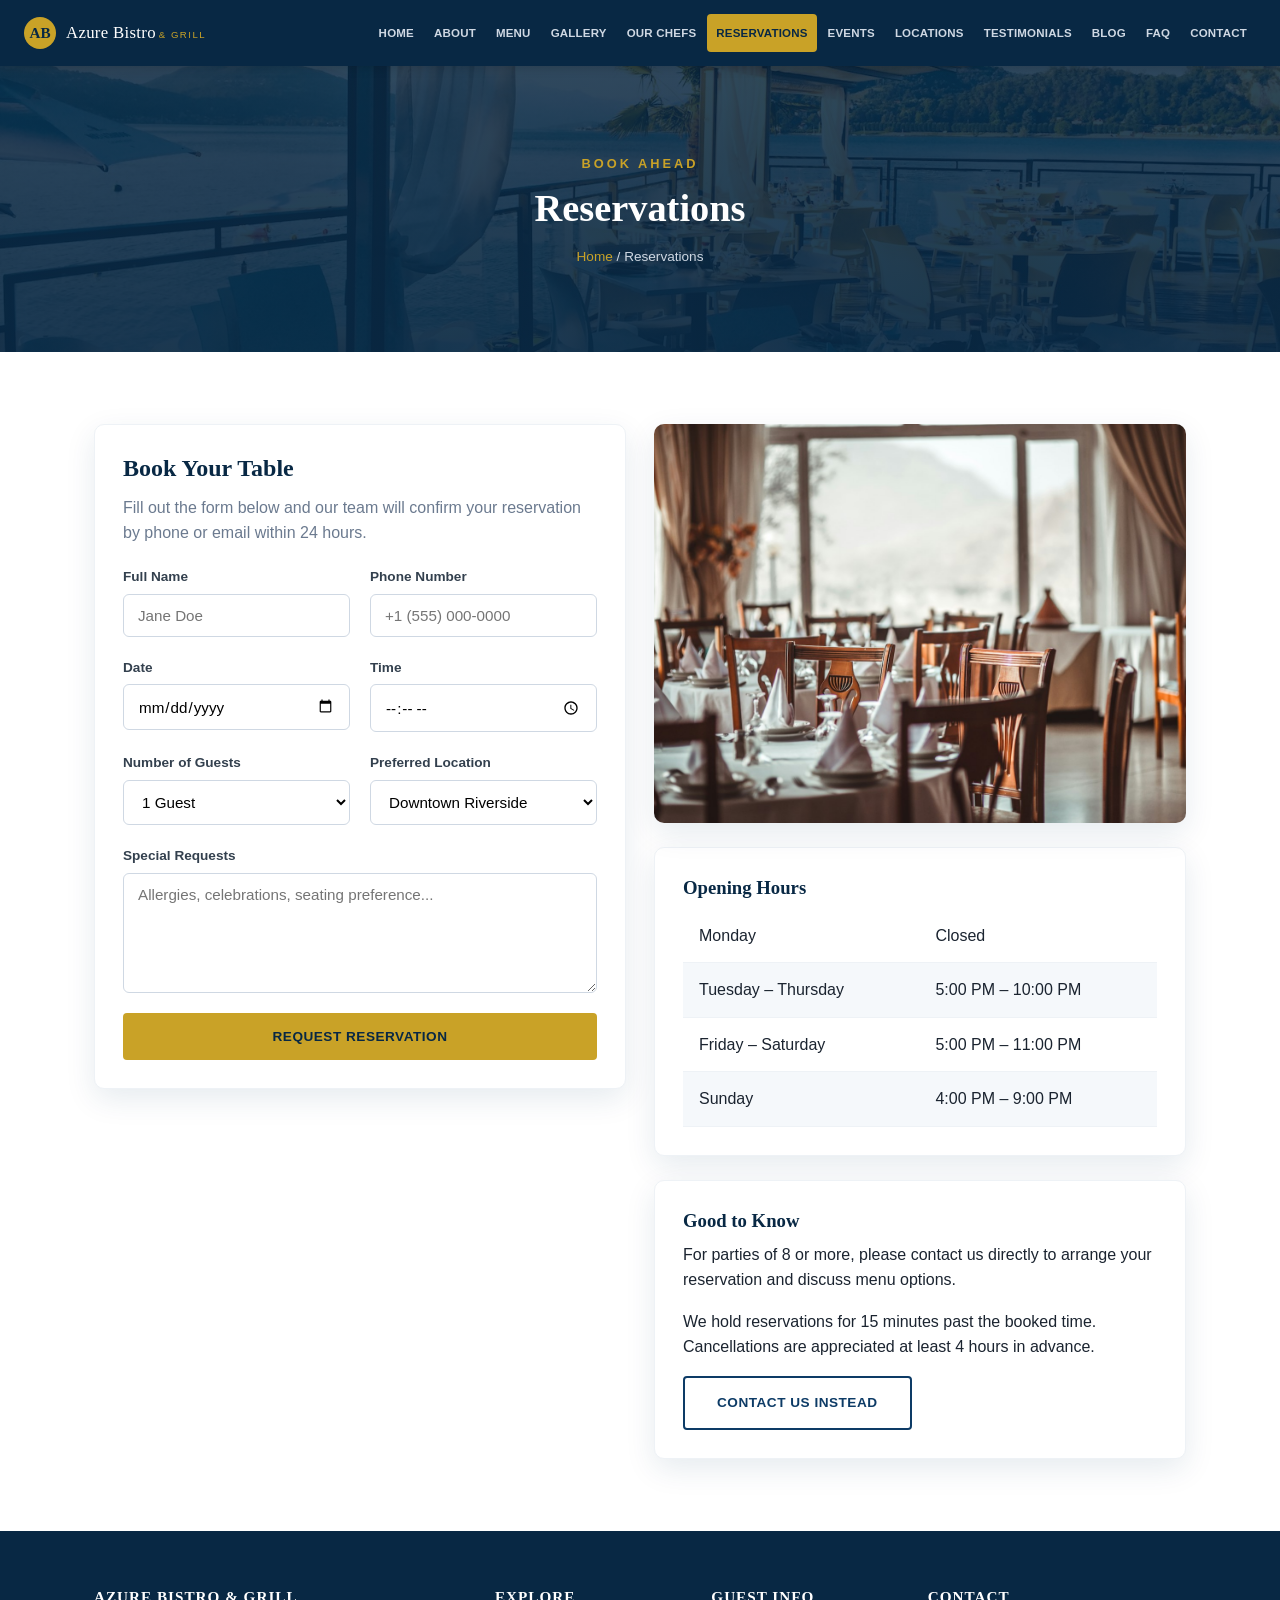
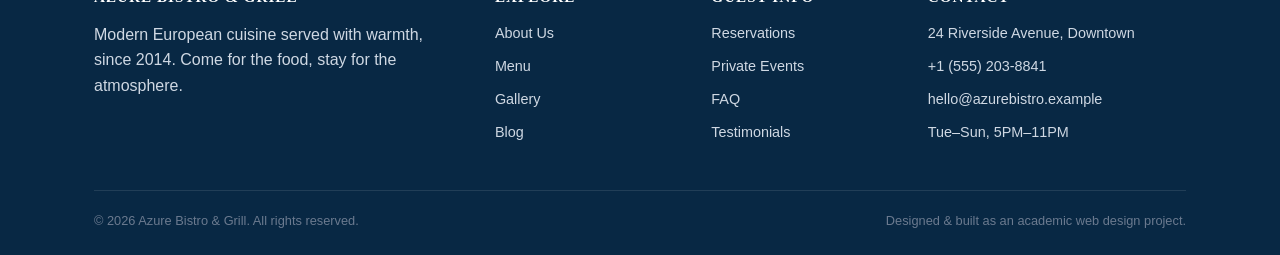
<file: reservations.html>
<!DOCTYPE html>
<html lang="en">
<head>
<meta charset="UTF-8">
<meta name="viewport" content="width=device-width, initial-scale=1.0">
<title>Reservations | Azure Bistro &amp; Grill</title>
<meta name="description" content="Book a table at Azure Bistro & Grill in just a few steps.">
<link rel="stylesheet" href="assets/css/style.css">
</head>
<body>

<header class="site-header">
  <nav class="nav-bar">
    <a href="index.html" class="brand">
      <span class="brand-mark">AB</span>
      <span class="brand-text">Azure Bistro<small>&amp; Grill</small></span>
    </a>
    <input type="checkbox" id="nav-toggle" class="nav-toggle">
    <label for="nav-toggle" class="nav-toggle-label"><span></span><span></span><span></span></label>
    <ul class="nav-links">
      <li><a href="index.html">Home</a></li>
      <li><a href="about.html">About</a></li>
      <li><a href="menu.html">Menu</a></li>
      <li><a href="gallery.html">Gallery</a></li>
      <li><a href="chefs.html">Our Chefs</a></li>
      <li><a href="reservations.html" class="active">Reservations</a></li>
      <li><a href="events.html">Events</a></li>
      <li><a href="locations.html">Locations</a></li>
      <li><a href="testimonials.html">Testimonials</a></li>
      <li><a href="blog.html">Blog</a></li>
      <li><a href="faq.html">FAQ</a></li>
      <li><a href="contact.html">Contact</a></li>
    </ul>
  </nav>
</header>

<section class="page-hero" style="background-image:url('assets/images/hero-waterfront.jpg');">
  <div class="container">
    <span class="eyebrow">Book Ahead</span>
    <h1>Reservations</h1>
    <div class="breadcrumb"><a href="index.html">Home</a> / Reservations</div>
  </div>
</section>

<section class="section">
  <div class="container">
    <div class="grid grid--2" style="align-items:flex-start;">
      <div class="card">
        <h2 class="mt-0">Book Your Table</h2>
        <p style="color:var(--gray-500);">Fill out the form below and our team will confirm your reservation by phone or email within 24 hours.</p>
        <form class="form-grid" style="margin-top:20px;">
          <div class="form-field">
            <label for="name">Full Name</label>
            <input type="text" id="name" name="name" placeholder="Jane Doe" required>
          </div>
          <div class="form-field">
            <label for="phone">Phone Number</label>
            <input type="tel" id="phone" name="phone" placeholder="+1 (555) 000-0000" required>
          </div>
          <div class="form-field">
            <label for="date">Date</label>
            <input type="date" id="date" name="date" required>
          </div>
          <div class="form-field">
            <label for="time">Time</label>
            <input type="time" id="time" name="time" required>
          </div>
          <div class="form-field">
            <label for="guests">Number of Guests</label>
            <select id="guests" name="guests">
              <option>1 Guest</option>
              <option>2 Guests</option>
              <option>3 Guests</option>
              <option>4 Guests</option>
              <option>5+ Guests</option>
            </select>
          </div>
          <div class="form-field">
            <label for="location">Preferred Location</label>
            <select id="location" name="location">
              <option>Downtown Riverside</option>
              <option>Harbor District</option>
              <option>Uptown Gardens</option>
            </select>
          </div>
          <div class="form-field full">
            <label for="notes">Special Requests</label>
            <textarea id="notes" name="notes" placeholder="Allergies, celebrations, seating preference..."></textarea>
          </div>
          <div class="form-field full">
            <button type="submit" class="btn btn--primary">Request Reservation</button>
          </div>
        </form>
      </div>
      <div>
        <div class="photo-frame ratio-4-3" style="margin-bottom:24px;">
          <img src="assets/images/interior-elegant.jpg" alt="Azure Bistro & Grill dining room" loading="lazy">
        </div>
        <div class="card" style="margin-bottom:24px;">
          <h3 class="mt-0">Opening Hours</h3>
          <table class="data-table">
            <tr><td>Monday</td><td>Closed</td></tr>
            <tr><td>Tuesday &ndash; Thursday</td><td>5:00 PM &ndash; 10:00 PM</td></tr>
            <tr><td>Friday &ndash; Saturday</td><td>5:00 PM &ndash; 11:00 PM</td></tr>
            <tr><td>Sunday</td><td>4:00 PM &ndash; 9:00 PM</td></tr>
          </table>
        </div>
        <div class="card">
          <h3 class="mt-0">Good to Know</h3>
          <p>For parties of 8 or more, please contact us directly to arrange your reservation and discuss menu options.</p>
          <p>We hold reservations for 15 minutes past the booked time. Cancellations are appreciated at least 4 hours in advance.</p>
          <a href="contact.html" class="btn btn--outline-dark">Contact Us Instead</a>
        </div>
      </div>
    </div>
  </div>
</section>

<footer class="site-footer">
  <div class="container">
    <div class="footer-grid">
      <div>
        <h4>Azure Bistro &amp; Grill</h4>
        <p>Modern European cuisine served with warmth, since 2014. Come for the food, stay for the atmosphere.</p>
      </div>
      <div>
        <h4>Explore</h4>
        <ul>
          <li><a href="about.html">About Us</a></li>
          <li><a href="menu.html">Menu</a></li>
          <li><a href="gallery.html">Gallery</a></li>
          <li><a href="blog.html">Blog</a></li>
        </ul>
      </div>
      <div>
        <h4>Guest Info</h4>
        <ul>
          <li><a href="reservations.html">Reservations</a></li>
          <li><a href="events.html">Private Events</a></li>
          <li><a href="faq.html">FAQ</a></li>
          <li><a href="testimonials.html">Testimonials</a></li>
        </ul>
      </div>
      <div>
        <h4>Contact</h4>
        <ul>
          <li>24 Riverside Avenue, Downtown</li>
          <li>+1 (555) 203-8841</li>
          <li>hello@azurebistro.example</li>
          <li>Tue&ndash;Sun, 5PM&ndash;11PM</li>
        </ul>
      </div>
    </div>
    <div class="footer-bottom">
      <span>&copy; 2026 Azure Bistro &amp; Grill. All rights reserved.</span>
      <span>Designed &amp; built as an academic web design project.</span>
    </div>
  </div>
</footer>

</body>
</html>
</file>
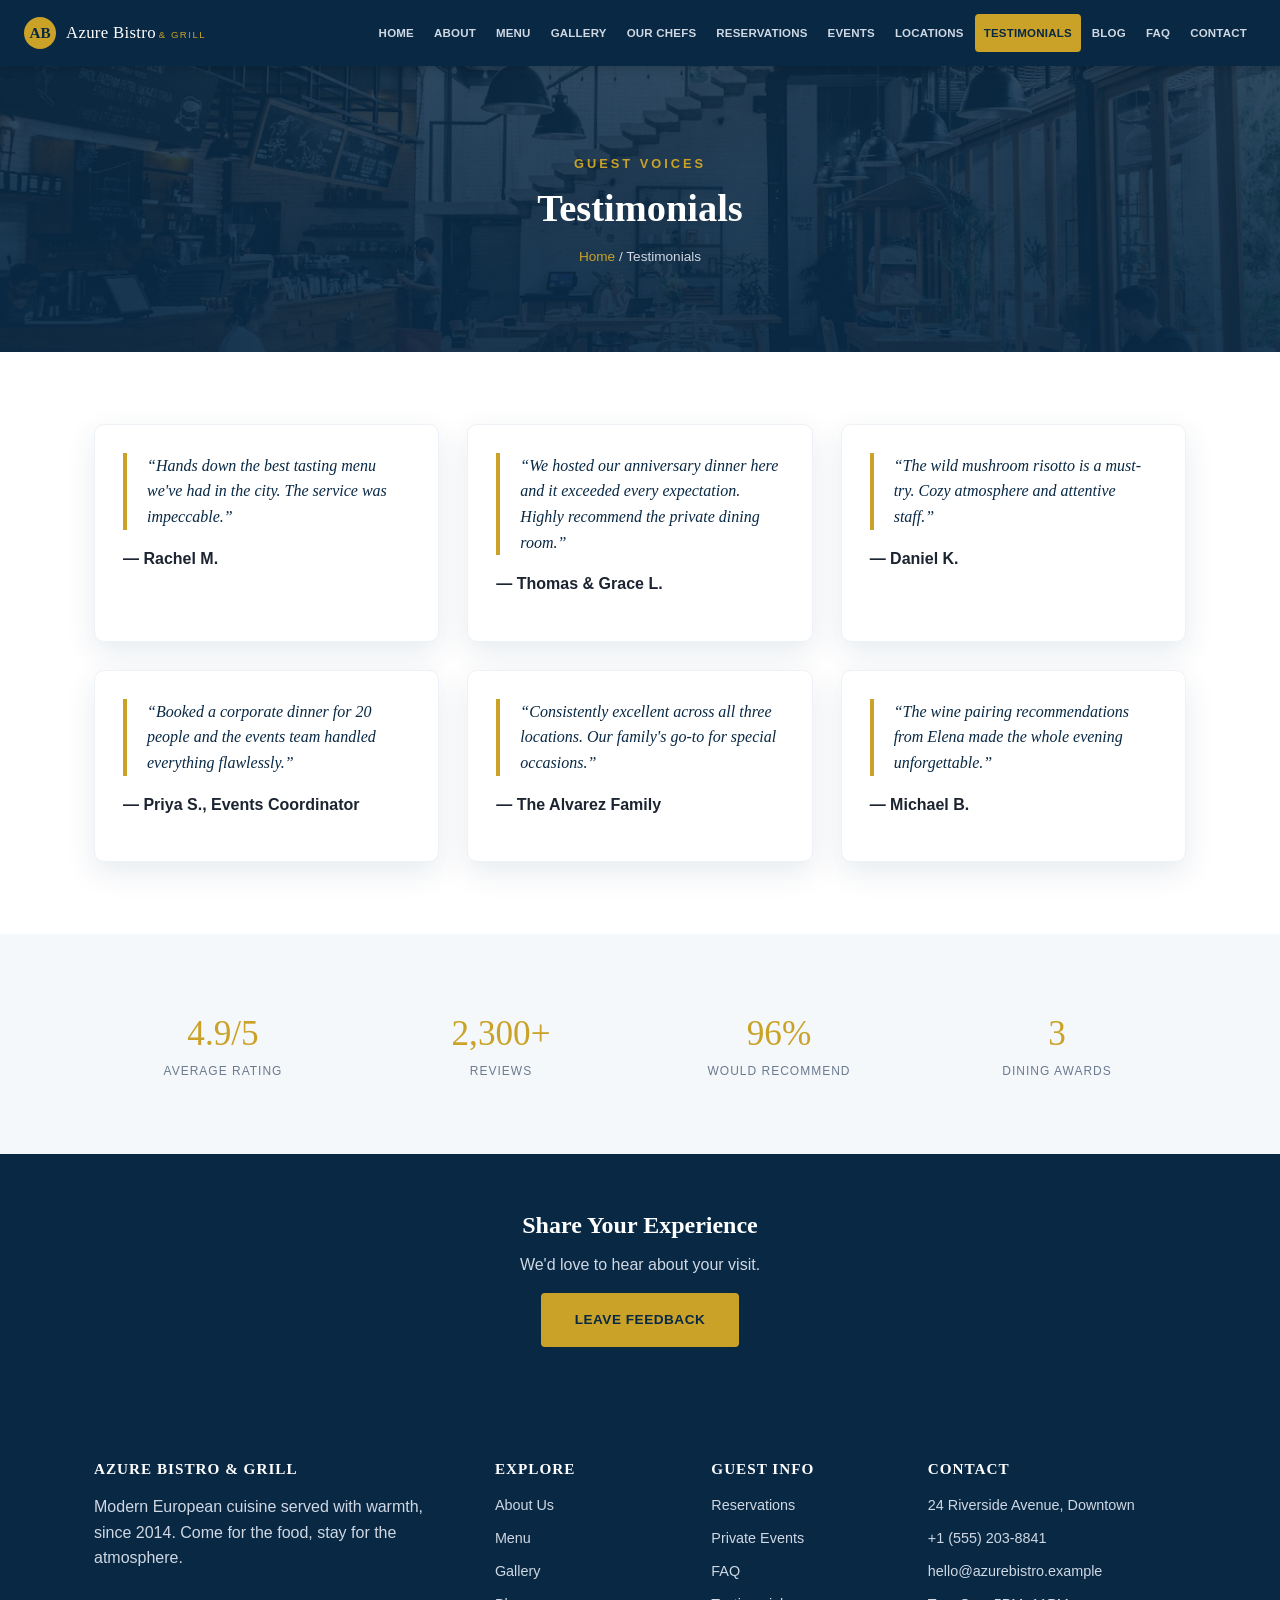
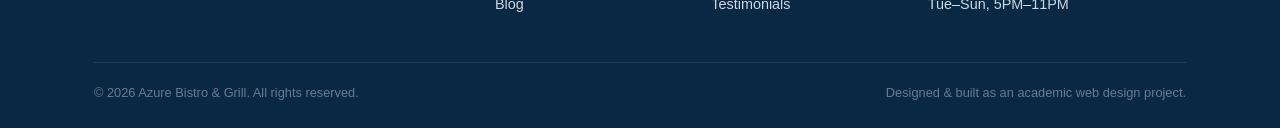
<file: testimonials.html>
<!DOCTYPE html>
<html lang="en">
<head>
<meta charset="UTF-8">
<meta name="viewport" content="width=device-width, initial-scale=1.0">
<title>Testimonials | Azure Bistro &amp; Grill</title>
<meta name="description" content="What our guests are saying about Azure Bistro & Grill.">
<link rel="stylesheet" href="assets/css/style.css">
</head>
<body>

<header class="site-header">
  <nav class="nav-bar">
    <a href="index.html" class="brand">
      <span class="brand-mark">AB</span>
      <span class="brand-text">Azure Bistro<small>&amp; Grill</small></span>
    </a>
    <input type="checkbox" id="nav-toggle" class="nav-toggle">
    <label for="nav-toggle" class="nav-toggle-label"><span></span><span></span><span></span></label>
    <ul class="nav-links">
      <li><a href="index.html">Home</a></li>
      <li><a href="about.html">About</a></li>
      <li><a href="menu.html">Menu</a></li>
      <li><a href="gallery.html">Gallery</a></li>
      <li><a href="chefs.html">Our Chefs</a></li>
      <li><a href="reservations.html">Reservations</a></li>
      <li><a href="events.html">Events</a></li>
      <li><a href="locations.html">Locations</a></li>
      <li><a href="testimonials.html" class="active">Testimonials</a></li>
      <li><a href="blog.html">Blog</a></li>
      <li><a href="faq.html">FAQ</a></li>
      <li><a href="contact.html">Contact</a></li>
    </ul>
  </nav>
</header>

<section class="page-hero" style="background-image:url('assets/images/interior-modern.jpg');">
  <div class="container">
    <span class="eyebrow">Guest Voices</span>
    <h1>Testimonials</h1>
    <div class="breadcrumb"><a href="index.html">Home</a> / Testimonials</div>
  </div>
</section>

<section class="section">
  <div class="container">
    <div class="grid grid--3">
      <div class="card">
        <div class="quote-block" style="font-size:1rem;">&ldquo;Hands down the best tasting menu we've had in the city. The service was impeccable.&rdquo;</div>
        <p style="margin-top:16px;font-weight:600;">&mdash; Rachel M.</p>
      </div>
      <div class="card">
        <div class="quote-block" style="font-size:1rem;">&ldquo;We hosted our anniversary dinner here and it exceeded every expectation. Highly recommend the private dining room.&rdquo;</div>
        <p style="margin-top:16px;font-weight:600;">&mdash; Thomas &amp; Grace L.</p>
      </div>
      <div class="card">
        <div class="quote-block" style="font-size:1rem;">&ldquo;The wild mushroom risotto is a must-try. Cozy atmosphere and attentive staff.&rdquo;</div>
        <p style="margin-top:16px;font-weight:600;">&mdash; Daniel K.</p>
      </div>
      <div class="card">
        <div class="quote-block" style="font-size:1rem;">&ldquo;Booked a corporate dinner for 20 people and the events team handled everything flawlessly.&rdquo;</div>
        <p style="margin-top:16px;font-weight:600;">&mdash; Priya S., Events Coordinator</p>
      </div>
      <div class="card">
        <div class="quote-block" style="font-size:1rem;">&ldquo;Consistently excellent across all three locations. Our family's go-to for special occasions.&rdquo;</div>
        <p style="margin-top:16px;font-weight:600;">&mdash; The Alvarez Family</p>
      </div>
      <div class="card">
        <div class="quote-block" style="font-size:1rem;">&ldquo;The wine pairing recommendations from Elena made the whole evening unforgettable.&rdquo;</div>
        <p style="margin-top:16px;font-weight:600;">&mdash; Michael B.</p>
      </div>
    </div>
  </div>
</section>

<section class="section section--alt">
  <div class="container">
    <div class="stats-row" style="color:var(--primary-dark);">
      <div><div class="stat-number">4.9/5</div><div class="stat-label" style="color:var(--gray-500);">Average Rating</div></div>
      <div><div class="stat-number">2,300+</div><div class="stat-label" style="color:var(--gray-500);">Reviews</div></div>
      <div><div class="stat-number">96%</div><div class="stat-label" style="color:var(--gray-500);">Would Recommend</div></div>
      <div><div class="stat-number">3</div><div class="stat-label" style="color:var(--gray-500);">Dining Awards</div></div>
    </div>
  </div>
</section>

<section class="cta-banner">
  <div class="container">
    <h2>Share Your Experience</h2>
    <p>We'd love to hear about your visit.</p>
    <a href="contact.html" class="btn btn--primary">Leave Feedback</a>
  </div>
</section>

<footer class="site-footer">
  <div class="container">
    <div class="footer-grid">
      <div>
        <h4>Azure Bistro &amp; Grill</h4>
        <p>Modern European cuisine served with warmth, since 2014. Come for the food, stay for the atmosphere.</p>
      </div>
      <div>
        <h4>Explore</h4>
        <ul>
          <li><a href="about.html">About Us</a></li>
          <li><a href="menu.html">Menu</a></li>
          <li><a href="gallery.html">Gallery</a></li>
          <li><a href="blog.html">Blog</a></li>
        </ul>
      </div>
      <div>
        <h4>Guest Info</h4>
        <ul>
          <li><a href="reservations.html">Reservations</a></li>
          <li><a href="events.html">Private Events</a></li>
          <li><a href="faq.html">FAQ</a></li>
          <li><a href="testimonials.html">Testimonials</a></li>
        </ul>
      </div>
      <div>
        <h4>Contact</h4>
        <ul>
          <li>24 Riverside Avenue, Downtown</li>
          <li>+1 (555) 203-8841</li>
          <li>hello@azurebistro.example</li>
          <li>Tue&ndash;Sun, 5PM&ndash;11PM</li>
        </ul>
      </div>
    </div>
    <div class="footer-bottom">
      <span>&copy; 2026 Azure Bistro &amp; Grill. All rights reserved.</span>
      <span>Designed &amp; built as an academic web design project.</span>
    </div>
  </div>
</footer>

</body>
</html>
</file>
<file: assets/css/style.css>
/* ==========================================================================
   Azure Bistro & Grill — Shared Stylesheet
   ========================================================================== */

:root {
  --primary: #0d3b66;
  --primary-dark: #082844;
  --primary-light: #1d5f9e;
  --accent: #c9a227;
  --white: #ffffff;
  --off-white: #f5f8fb;
  --gray-100: #eef2f6;
  --gray-300: #cfd8e3;
  --gray-500: #6b7a8f;
  --gray-700: #33404e;
  --text: #1b2430;
  --radius: 10px;
  --shadow: 0 10px 30px rgba(13, 59, 102, 0.1);
  --max-width: 1140px;
  --font-heading: 'Georgia', 'Times New Roman', serif;
  --font-body: 'Segoe UI', Arial, Helvetica, sans-serif;
}

* { box-sizing: border-box; }

html { scroll-behavior: smooth; }

body {
  margin: 0;
  font-family: var(--font-body);
  color: var(--text);
  background: var(--white);
  line-height: 1.6;
}

img { max-width: 100%; display: block; }

a { color: inherit; text-decoration: none; }

h1, h2, h3, h4 {
  font-family: var(--font-heading);
  color: var(--primary-dark);
  margin: 0 0 0.5em;
  line-height: 1.25;
}

p { margin: 0 0 1em; }

.container {
  max-width: var(--max-width);
  margin: 0 auto;
  padding: 0 24px;
}

.section {
  padding: 72px 0;
}

.section--alt {
  background: var(--off-white);
}

.section-header {
  text-align: center;
  max-width: 640px;
  margin: 0 auto 48px;
}

.section-header .eyebrow {
  display: inline-block;
  text-transform: uppercase;
  letter-spacing: 2px;
  font-size: 0.8rem;
  color: var(--accent);
  font-weight: 700;
  margin-bottom: 10px;
}

.section-header h2 { font-size: 2.1rem; }

.section-header p { color: var(--gray-500); }

/* ---------- Buttons ---------- */
.btn {
  display: inline-block;
  padding: 14px 32px;
  border-radius: 4px;
  font-weight: 600;
  letter-spacing: 0.5px;
  text-transform: uppercase;
  font-size: 0.85rem;
  cursor: pointer;
  border: 2px solid transparent;
  transition: all 0.2s ease;
}

.btn--primary {
  background: var(--accent);
  color: var(--primary-dark);
}
.btn--primary:hover { background: #b6911f; }

.btn--outline {
  background: transparent;
  border-color: var(--white);
  color: var(--white);
}
.btn--outline:hover { background: var(--white); color: var(--primary-dark); }

.btn--outline-dark {
  background: transparent;
  border-color: var(--primary);
  color: var(--primary);
}
.btn--outline-dark:hover { background: var(--primary); color: var(--white); }

/* ---------- Header / Nav ---------- */
.site-header {
  background: var(--primary-dark);
  position: sticky;
  top: 0;
  z-index: 100;
  box-shadow: 0 2px 10px rgba(0,0,0,0.15);
}

.nav-bar {
  max-width: 1480px;
  margin: 0 auto;
  padding: 14px 24px;
  display: flex;
  align-items: center;
  justify-content: space-between;
  gap: 24px;
}

.brand {
  display: flex;
  align-items: center;
  gap: 10px;
  color: var(--white);
  flex-shrink: 0;
}

.brand-mark {
  width: 32px;
  height: 32px;
  border-radius: 50%;
  background: var(--accent);
  color: var(--primary-dark);
  display: flex;
  align-items: center;
  justify-content: center;
  font-family: var(--font-heading);
  font-weight: 700;
  font-size: 0.95rem;
  flex-shrink: 0;
}

.brand-text {
  font-family: var(--font-heading);
  font-size: 1.05rem;
  letter-spacing: 0.3px;
  white-space: nowrap;
}

.brand-text small {
  display: inline;
  font-family: var(--font-body);
  font-size: 0.6rem;
  letter-spacing: 1.5px;
  text-transform: uppercase;
  color: var(--accent);
  margin-left: 3px;
}

.nav-toggle { display: none; }

.nav-toggle-label {
  display: none;
  flex-direction: column;
  gap: 5px;
  cursor: pointer;
  padding: 6px;
}

.nav-toggle-label span {
  width: 26px;
  height: 2px;
  background: var(--white);
  display: block;
}

.nav-links {
  display: flex;
  flex-wrap: nowrap;
  gap: 2px;
  list-style: none;
  margin: 0;
  padding: 0;
}

.nav-links a {
  color: var(--gray-300);
  font-size: 0.72rem;
  font-weight: 600;
  text-transform: uppercase;
  letter-spacing: 0.2px;
  white-space: nowrap;
  padding: 10px 9px;
  border-radius: 4px;
  display: block;
  transition: all 0.2s ease;
}

.nav-links a:hover,
.nav-links a.active {
  color: var(--primary-dark);
  background: var(--accent);
}

@media (max-width: 1220px) {
  .nav-toggle-label { display: flex; }

  .nav-links {
    display: none;
    width: 100%;
    flex-direction: column;
    flex-wrap: nowrap;
    background: var(--primary-dark);
    padding: 10px 0;
  }

  .nav-links a {
    padding: 12px 8px;
    font-size: 0.86rem;
    white-space: normal;
  }

  .nav-toggle:checked ~ .nav-links { display: flex; }

  .nav-bar { flex-wrap: wrap; }
}

/* ---------- Hero ---------- */
.hero {
  background: linear-gradient(135deg, var(--primary-dark), var(--primary) 60%, var(--primary-light));
  color: var(--white);
  padding: 140px 0;
  text-align: center;
  position: relative;
  overflow: hidden;
  background-size: cover;
  background-position: center;
}

.hero::before {
  content: "";
  position: absolute;
  inset: 0;
  background: linear-gradient(180deg, rgba(8,40,68,0.82), rgba(8,40,68,0.92));
  pointer-events: none;
}

.hero::after {
  content: "";
  position: absolute;
  inset: 0;
  background: repeating-linear-gradient(45deg, rgba(255,255,255,0.03) 0 2px, transparent 2px 40px);
  pointer-events: none;
}

.hero .container { position: relative; z-index: 1; }

.hero .eyebrow {
  text-transform: uppercase;
  letter-spacing: 3px;
  color: var(--accent);
  font-weight: 700;
  font-size: 0.85rem;
}

.hero h1 {
  color: var(--white);
  font-size: 3rem;
  max-width: 760px;
  margin: 12px auto 18px;
}

.hero p {
  max-width: 560px;
  margin: 0 auto 32px;
  color: var(--gray-300);
  font-size: 1.05rem;
}

.hero-actions {
  display: flex;
  gap: 16px;
  justify-content: center;
  flex-wrap: wrap;
}

.page-hero {
  background: linear-gradient(135deg, var(--primary-dark), var(--primary));
  background-size: cover;
  background-position: center;
  color: var(--white);
  padding: 84px 0;
  text-align: center;
  position: relative;
  overflow: hidden;
}

.page-hero::before {
  content: "";
  position: absolute;
  inset: 0;
  background: linear-gradient(180deg, rgba(8,40,68,0.84), rgba(8,40,68,0.92));
}

.page-hero .container { position: relative; z-index: 1; }

.page-hero .eyebrow {
  text-transform: uppercase;
  letter-spacing: 3px;
  color: var(--accent);
  font-weight: 700;
  font-size: 0.8rem;
}

.page-hero h1 { color: var(--white); margin: 8px 0 0; font-size: 2.4rem; }

.breadcrumb {
  margin-top: 14px;
  font-size: 0.85rem;
  color: var(--gray-300);
}

.breadcrumb a { color: var(--accent); }

/* ---------- Grids & Cards ---------- */
.grid {
  display: grid;
  gap: 28px;
}

.grid--2 { grid-template-columns: repeat(2, 1fr); }
.grid--3 { grid-template-columns: repeat(3, 1fr); }
.grid--4 { grid-template-columns: repeat(4, 1fr); }

@media (max-width: 860px) {
  .grid--2, .grid--3, .grid--4 { grid-template-columns: repeat(2, 1fr); }
}
@media (max-width: 560px) {
  .grid--2, .grid--3, .grid--4 { grid-template-columns: 1fr; }
}

.card {
  background: var(--white);
  border: 1px solid var(--gray-100);
  border-radius: var(--radius);
  padding: 28px;
  box-shadow: var(--shadow);
}

.icon-tile {
  width: 56px;
  height: 56px;
  border-radius: 50%;
  background: var(--off-white);
  border: 2px solid var(--accent);
  display: flex;
  align-items: center;
  justify-content: center;
  font-size: 1.5rem;
  margin-bottom: 16px;
}

.media-block {
  border-radius: var(--radius);
  min-height: 220px;
  display: flex;
  align-items: center;
  justify-content: center;
  color: rgba(255,255,255,0.85);
  font-family: var(--font-heading);
  font-size: 1.1rem;
  text-align: center;
  padding: 20px;
  background: linear-gradient(135deg, var(--primary), var(--primary-light));
}

.media-block.alt-a { background: linear-gradient(135deg, #8a6d1f, var(--accent)); }
.media-block.alt-b { background: linear-gradient(135deg, #0d3b66, #133b5c); }
.media-block.alt-c { background: linear-gradient(135deg, #1d5f9e, #0d3b66); }
.media-block.alt-d { background: linear-gradient(135deg, var(--accent), #e4c45f); color: var(--primary-dark); }

/* ---------- Photo cards (real images) ---------- */
.photo {
  display: block;
  width: 100%;
  height: 100%;
  object-fit: cover;
}

.photo-frame {
  border-radius: var(--radius);
  overflow: hidden;
  box-shadow: var(--shadow);
  position: relative;
}

.photo-frame img { width: 100%; height: 100%; object-fit: cover; display: block; }

.ratio-16-9 { aspect-ratio: 16 / 9; }
.ratio-4-3 { aspect-ratio: 4 / 3; }
.ratio-1-1 { aspect-ratio: 1 / 1; }
.ratio-3-4 { aspect-ratio: 3 / 4; }

.card-photo-top {
  margin: -28px -28px 20px;
  overflow: hidden;
  border-radius: var(--radius) var(--radius) 0 0;
}

.card-photo-top img {
  width: 100%;
  height: 170px;
  object-fit: cover;
  display: block;
  transition: transform 0.4s ease;
}

.card:hover .card-photo-top img { transform: scale(1.06); }

.gallery-item {
  border-radius: var(--radius);
  overflow: hidden;
  box-shadow: var(--shadow);
  position: relative;
}

.gallery-item img {
  width: 100%;
  height: 100%;
  object-fit: cover;
  display: block;
  transition: transform 0.5s ease;
}

.gallery-item:hover img { transform: scale(1.1); }

.gallery-item .caption {
  position: absolute;
  left: 0; right: 0; bottom: 0;
  padding: 14px 16px;
  background: linear-gradient(0deg, rgba(8,40,68,0.85), transparent);
  color: var(--white);
  font-weight: 600;
  font-size: 0.9rem;
  opacity: 0;
  transform: translateY(8px);
  transition: all 0.3s ease;
}

.gallery-item:hover .caption { opacity: 1; transform: translateY(0); }

.chef-card { padding: 0; overflow: hidden; }

.chef-card .chef-photo-wrap {
  overflow: hidden;
}

.chef-card img {
  width: 100%;
  aspect-ratio: 4 / 5;
  object-fit: cover;
  display: block;
  transition: transform 0.4s ease;
  filter: grayscale(15%);
}

.chef-card:hover img { transform: scale(1.05); filter: grayscale(0%); }

.chef-card .chef-body { padding: 24px 28px 28px; }

/* ---------- Menu ---------- */
.menu-list { list-style: none; margin: 0; padding: 0; }

.menu-item {
  display: flex;
  justify-content: space-between;
  gap: 16px;
  padding: 18px 0;
  border-bottom: 1px dashed var(--gray-300);
}

.menu-item:last-child { border-bottom: none; }

.menu-item h4 { margin: 0 0 4px; font-size: 1.05rem; }

.menu-item p { margin: 0; color: var(--gray-500); font-size: 0.9rem; }

.menu-price {
  font-family: var(--font-heading);
  font-weight: 700;
  color: var(--accent);
  white-space: nowrap;
}

.tab-group {
  display: flex;
  flex-wrap: wrap;
  gap: 10px;
  justify-content: center;
  margin-bottom: 36px;
}

.tab-group a {
  padding: 10px 20px;
  border: 1px solid var(--gray-300);
  border-radius: 30px;
  font-size: 0.85rem;
  font-weight: 600;
  color: var(--primary);
}

.tab-group a.active,
.tab-group a:hover {
  background: var(--primary);
  color: var(--white);
  border-color: var(--primary);
}

/* ---------- Forms ---------- */
.form-grid {
  display: grid;
  grid-template-columns: 1fr 1fr;
  gap: 20px;
}

@media (max-width: 700px) {
  .form-grid { grid-template-columns: 1fr; }
}

.form-field { display: flex; flex-direction: column; gap: 6px; }

.form-field.full { grid-column: 1 / -1; }

.form-field label {
  font-size: 0.85rem;
  font-weight: 600;
  color: var(--gray-700);
}

.form-field input,
.form-field select,
.form-field textarea {
  padding: 12px 14px;
  border: 1px solid var(--gray-300);
  border-radius: 6px;
  font-family: var(--font-body);
  font-size: 0.95rem;
  background: var(--white);
}

.form-field textarea { resize: vertical; min-height: 120px; }

.form-field input:focus,
.form-field select:focus,
.form-field textarea:focus {
  outline: none;
  border-color: var(--primary-light);
}

/* ---------- Stats / Quote ---------- */
.stats-row {
  display: grid;
  grid-template-columns: repeat(4, 1fr);
  gap: 20px;
  text-align: center;
}

@media (max-width: 700px) {
  .stats-row { grid-template-columns: repeat(2, 1fr); }
}

.stats-row .stat-number {
  font-family: var(--font-heading);
  font-size: 2.2rem;
  color: var(--accent);
}

.stats-row .stat-label {
  text-transform: uppercase;
  font-size: 0.75rem;
  letter-spacing: 1px;
  color: var(--gray-300);
}

.quote-block {
  border-left: 4px solid var(--accent);
  padding-left: 20px;
  font-family: var(--font-heading);
  font-style: italic;
  font-size: 1.2rem;
  color: var(--primary-dark);
}

/* ---------- Table ---------- */
table.data-table {
  width: 100%;
  border-collapse: collapse;
}

table.data-table th, table.data-table td {
  padding: 14px 16px;
  border-bottom: 1px solid var(--gray-100);
  text-align: left;
}

table.data-table th {
  background: var(--primary-dark);
  color: var(--white);
  text-transform: uppercase;
  font-size: 0.8rem;
  letter-spacing: 0.5px;
}

table.data-table tr:nth-child(even) { background: var(--off-white); }

/* ---------- Accordion (FAQ, CSS-only) ---------- */
.accordion { display: flex; flex-direction: column; gap: 14px; }

.accordion-item {
  border: 1px solid var(--gray-100);
  border-radius: var(--radius);
  overflow: hidden;
}

.accordion-item input { display: none; }

.accordion-item label {
  display: flex;
  justify-content: space-between;
  align-items: center;
  padding: 18px 22px;
  background: var(--off-white);
  font-weight: 600;
  cursor: pointer;
  color: var(--primary-dark);
}

.accordion-item label::after {
  content: "+";
  font-size: 1.3rem;
  color: var(--accent);
}

.accordion-item input:checked + label::after { content: "\2212"; }

.accordion-content {
  max-height: 0;
  overflow: hidden;
  transition: max-height 0.3s ease;
  padding: 0 22px;
  color: var(--gray-500);
}

.accordion-item input:checked ~ .accordion-content {
  max-height: 300px;
  padding: 18px 22px;
}

/* ---------- Badges ---------- */
.badge {
  display: inline-block;
  padding: 4px 12px;
  border-radius: 20px;
  background: var(--off-white);
  border: 1px solid var(--gray-300);
  font-size: 0.75rem;
  font-weight: 600;
  color: var(--primary);
  text-transform: uppercase;
  letter-spacing: 0.5px;
}

/* ---------- Map placeholder ---------- */
.map-block {
  border-radius: var(--radius);
  min-height: 300px;
  background: var(--off-white) repeating-linear-gradient(135deg, var(--gray-100) 0 10px, var(--off-white) 10px 20px);
  border: 1px solid var(--gray-300);
  display: flex;
  align-items: center;
  justify-content: center;
  color: var(--gray-500);
  font-weight: 600;
  text-align: center;
  padding: 20px;
}

/* ---------- CTA banner ---------- */
.cta-banner {
  background: var(--primary-dark);
  color: var(--white);
  text-align: center;
  padding: 56px 0;
}

.cta-banner h2 { color: var(--white); }

.cta-banner p { color: var(--gray-300); }

/* ---------- Footer ---------- */
.site-footer {
  background: var(--primary-dark);
  color: var(--gray-300);
  padding: 56px 0 24px;
}

.footer-grid {
  display: grid;
  grid-template-columns: 2fr 1fr 1fr 1.4fr;
  gap: 32px;
  margin-bottom: 36px;
}

@media (max-width: 800px) {
  .footer-grid { grid-template-columns: 1fr 1fr; }
}
@media (max-width: 500px) {
  .footer-grid { grid-template-columns: 1fr; }
}

.footer-grid h4 {
  color: var(--white);
  font-size: 0.95rem;
  text-transform: uppercase;
  letter-spacing: 1px;
  margin-bottom: 16px;
}

.footer-grid ul { list-style: none; margin: 0; padding: 0; }

.footer-grid li { margin-bottom: 10px; font-size: 0.9rem; }

.footer-grid a:hover { color: var(--accent); }

.footer-bottom {
  border-top: 1px solid rgba(255,255,255,0.1);
  padding-top: 20px;
  display: flex;
  justify-content: space-between;
  flex-wrap: wrap;
  gap: 10px;
  font-size: 0.8rem;
  color: var(--gray-500);
}

/* ---------- Utility ---------- */
.text-center { text-align: center; }
.mt-0 { margin-top: 0; }
.mb-0 { margin-bottom: 0; }
</file>
